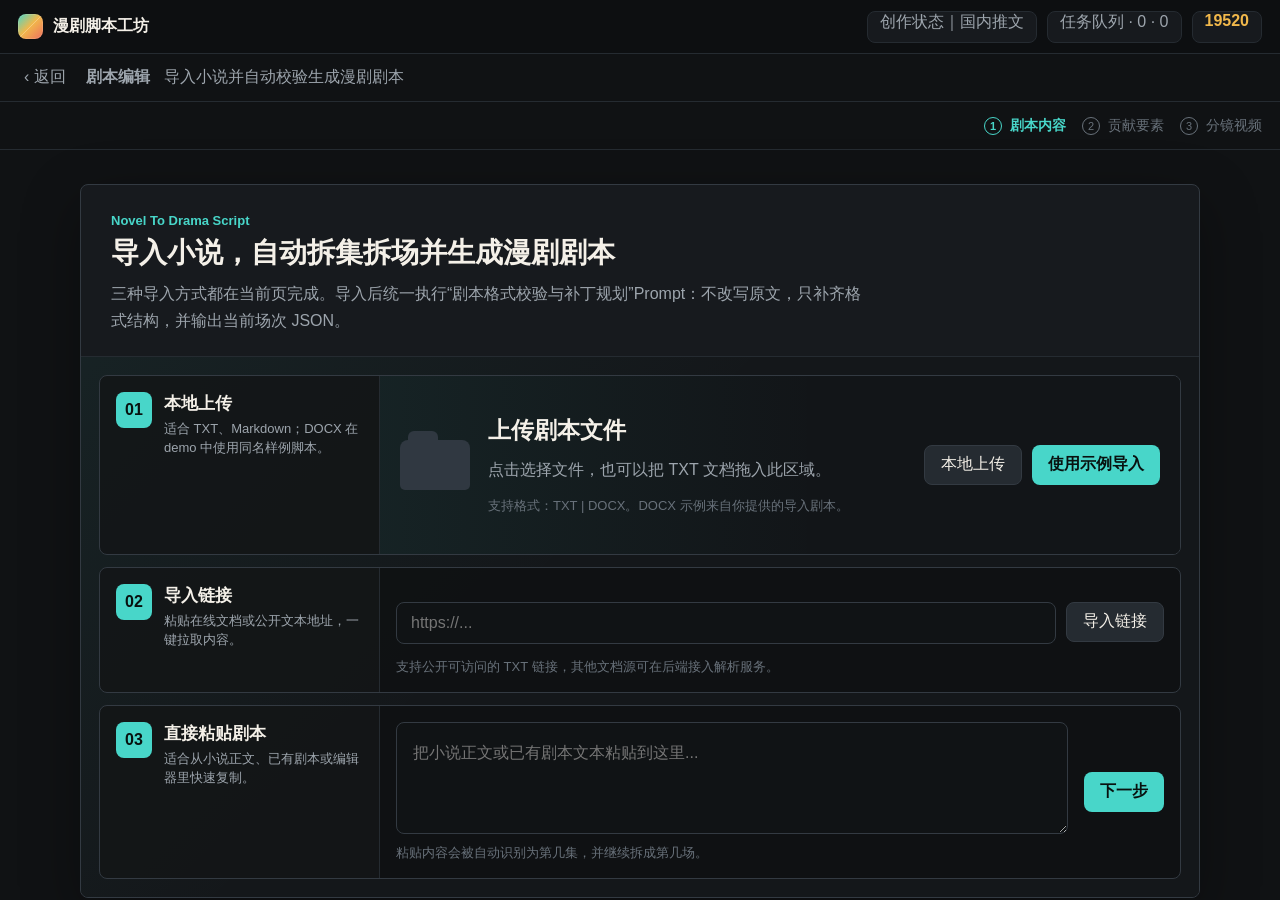
<file: index.html>
<!doctype html>
<html lang="zh-CN">
  <head>
    <meta charset="UTF-8" />
    <meta name="viewport" content="width=device-width, initial-scale=1.0" />
    <title>小说导入自动校验生成漫剧剧本 Demo</title>
    <link rel="stylesheet" href="./styles.css?v=ai-fix-button-1" />
  </head>
  <body>
    <div id="app"></div>
    <script src="./sample-data.js?v=ai-fix-button-1"></script>
    <script src="./app.js?v=ai-fix-button-1"></script>
  </body>
</html>
</file>
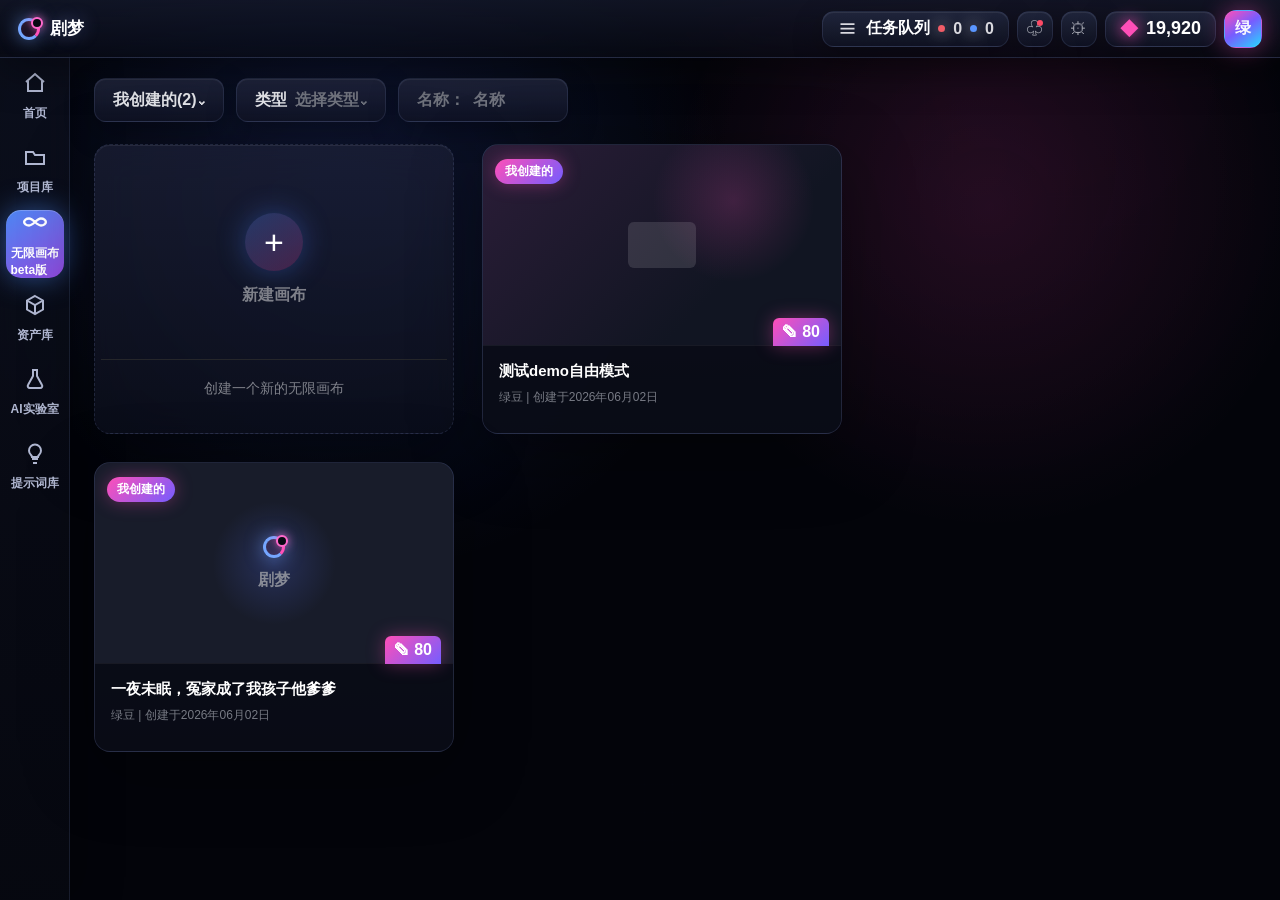
<file: infinite-canvas/index.html>
<!doctype html>
<html lang="zh-CN">
  <head>
    <meta charset="UTF-8" />
    <meta name="viewport" content="width=device-width, initial-scale=1.0" />
    <title>剧梦 - 无限画布</title>
    <link rel="stylesheet" href="./styles.css?v=asset-library-variants-1" />
  </head>
  <body>
    <div id="app"></div>
    <script src="./app.js?v=asset-library-variants-1"></script>
  </body>
</html>
</file>
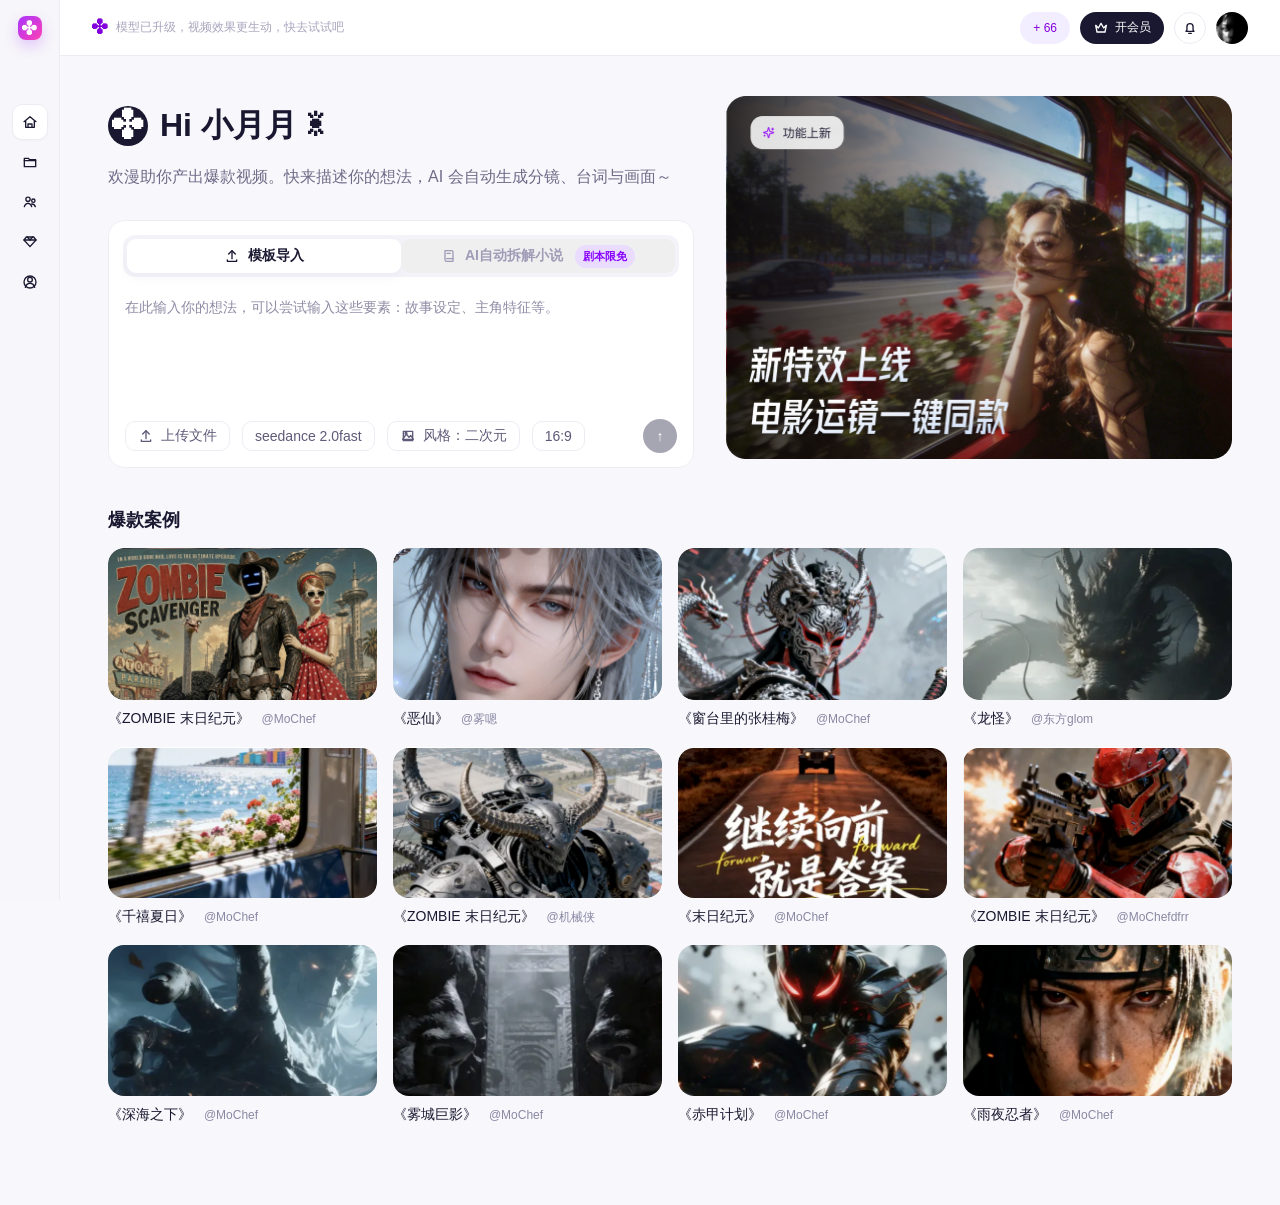
<file: manju-platform-demo/index.html>
<!doctype html>
<html lang="zh-CN">
  <head>
    <meta charset="UTF-8" />
    <meta name="viewport" content="width=device-width, initial-scale=1.0" />
    <title>欢漫 · 漫剧创作平台 Demo</title>
    <link rel="stylesheet" href="./styles.css?v=20260616-hero-bottom-align" />
  </head>
  <body>
    <div id="app"></div>
    <script src="./app.js?v=20260616-hero-bottom-align"></script>
  </body>
</html>
</file>
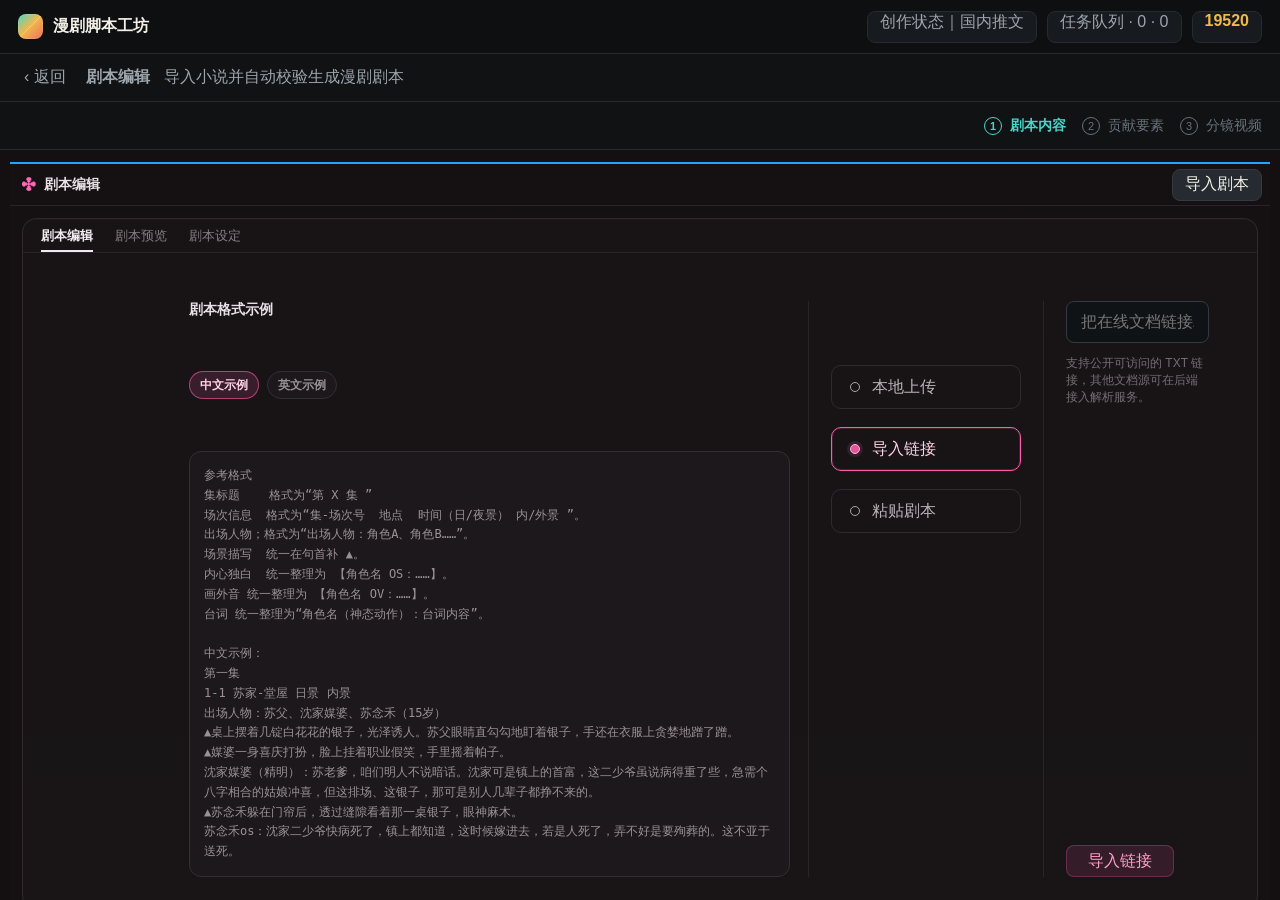
<file: script-demo/index.html>
<!doctype html>
<html lang="zh-CN">
  <head>
    <meta charset="UTF-8" />
    <meta name="viewport" content="width=device-width, initial-scale=1.0" />
    <title>小说导入自动校验生成漫剧剧本 Demo</title>
    <link rel="stylesheet" href="./styles.css?v=format-sample-82" />
  </head>
  <body>
    <div id="app"></div>
    <script src="./sample-data.js?v=format-sample-82"></script>
    <script src="./app.js?v=format-sample-82"></script>
  </body>
</html>
</file>
<file: styles.css>
:root {
  --bg: #101214;
  --surface: #171a1e;
  --surface-2: #1f2429;
  --surface-3: #252b31;
  --line: #333a42;
  --line-soft: #252b31;
  --text: #f4f0e8;
  --muted: #9da5ad;
  --muted-2: #68717a;
  --teal: #48d6c9;
  --teal-2: #1ca69a;
  --amber: #f1b84b;
  --coral: #ee6f5f;
  --blue: #77a8ff;
  --ok: #62cf86;
  --danger: #ef6b6b;
  --shadow: 0 18px 60px rgba(0, 0, 0, 0.32);
  --font: "Avenir Next", "PingFang SC", "Microsoft YaHei", sans-serif;
}

* {
  box-sizing: border-box;
}

html,
body,
#app {
  margin: 0;
  width: 100%;
  height: 100%;
  min-height: 720px;
  background: var(--bg);
  color: var(--text);
  font-family: var(--font);
  letter-spacing: 0;
}

button,
input,
textarea,
select {
  font: inherit;
}

button {
  border: 0;
  color: inherit;
  cursor: pointer;
}

.app {
  height: 100%;
  display: grid;
  grid-template-rows: 54px 1fr;
  overflow: hidden;
}

.app.editor-mode {
  grid-template-rows: 1fr;
}

.topbar {
  display: flex;
  align-items: center;
  justify-content: space-between;
  padding: 0 18px;
  background: #0d0f11;
  border-bottom: 1px solid var(--line-soft);
}

.brand,
.top-actions,
.route,
.steps,
.step,
.toolbar,
.metric-row,
.issue,
.episode-title,
.scene-item,
.upload-actions,
.method-head {
  display: flex;
  align-items: center;
}

.brand {
  gap: 10px;
  font-weight: 800;
}

.brand-mark {
  width: 25px;
  height: 25px;
  border-radius: 8px;
  background:
    linear-gradient(135deg, transparent 49%, rgba(255, 255, 255, 0.28) 50%, transparent 51%),
    linear-gradient(135deg, var(--teal), var(--amber) 48%, var(--coral));
  box-shadow: 0 0 0 1px rgba(255, 255, 255, 0.12) inset;
}

.top-actions {
  gap: 10px;
}

.status-pill,
.credit,
.small-button,
.ghost-button,
.primary-button,
.secondary-button,
.link-button,
.tab-button {
  border-radius: 8px;
}

.status-pill,
.credit {
  height: 32px;
  padding: 0 12px;
  background: var(--surface);
  color: var(--muted);
  border: 1px solid var(--line-soft);
}

.credit {
  color: var(--amber);
  font-weight: 800;
}

.route {
  gap: 14px;
  padding: 0 18px;
  height: 48px;
  color: var(--muted);
  border-bottom: 1px solid var(--line-soft);
}

.route button {
  background: transparent;
  color: var(--muted);
}

.step-track {
  display: grid;
  grid-template-rows: 48px 1fr;
  min-height: 0;
}

.steps {
  justify-content: flex-end;
  gap: 16px;
  padding: 0 18px;
  color: var(--muted-2);
  border-bottom: 1px solid var(--line-soft);
}

.step {
  gap: 8px;
  height: 100%;
  font-size: 14px;
}

.step.active {
  color: var(--teal);
  font-weight: 700;
}

.step-dot {
  width: 18px;
  height: 18px;
  border-radius: 50%;
  border: 1px solid currentColor;
  display: grid;
  place-items: center;
  font-size: 11px;
}

.upload-page {
  height: 100%;
  display: grid;
  grid-template-rows: 48px 48px 1fr;
  overflow: auto;
}

.loading-page {
  height: 100%;
  display: grid;
  grid-template-rows: 48px 48px 1fr;
  overflow: hidden;
}

.upload-workspace {
  display: grid;
  place-items: start center;
  padding: 34px;
}

.loading-workspace {
  display: grid;
  place-items: center;
  padding: 34px;
}

.loading-card {
  width: min(560px, calc(100vw - 64px));
  min-height: 360px;
  display: grid;
  justify-items: center;
  align-content: center;
  padding: 38px;
  text-align: center;
  border: 1px solid var(--line);
  border-radius: 8px;
  background:
    radial-gradient(circle at 50% 22%, rgba(72, 214, 201, 0.18), transparent 34%),
    var(--surface);
  box-shadow: var(--shadow);
}

.loading-orbit {
  position: relative;
  width: 92px;
  height: 92px;
  margin-bottom: 22px;
  border-radius: 50%;
  border: 1px solid rgba(72, 214, 201, 0.22);
  animation: spin 2.2s linear infinite;
}

.loading-orbit span {
  position: absolute;
  width: 13px;
  height: 13px;
  border-radius: 50%;
  background: var(--teal);
  box-shadow: 0 0 18px rgba(72, 214, 201, 0.7);
}

.loading-orbit span:nth-child(1) {
  top: -6px;
  left: 38px;
}

.loading-orbit span:nth-child(2) {
  right: 7px;
  bottom: 11px;
  background: var(--amber);
}

.loading-orbit span:nth-child(3) {
  left: 7px;
  bottom: 11px;
  background: var(--blue);
}

.loading-progress {
  width: min(360px, 100%);
  height: 8px;
  margin-top: 24px;
  overflow: hidden;
  border-radius: 999px;
  background: #0f1214;
  border: 1px solid var(--line-soft);
}

.loading-progress span {
  display: block;
  width: 100%;
  height: 100%;
  border-radius: inherit;
  background: linear-gradient(90deg, var(--teal), var(--amber));
  transform-origin: left;
  animation: loadingFill 3s ease-in-out forwards;
}

.loading-cancel-button {
  margin-top: 22px;
}

@keyframes spin {
  to {
    transform: rotate(360deg);
  }
}

@keyframes loadingFill {
  from {
    transform: scaleX(0.08);
  }
  to {
    transform: scaleX(1);
  }
}

.upload-panel {
  width: min(1120px, calc(100vw - 68px));
  background: var(--surface);
  border: 1px solid var(--line);
  border-radius: 8px;
  box-shadow: var(--shadow);
  overflow: hidden;
}

.upload-head {
  padding: 28px 30px 22px;
  border-bottom: 1px solid var(--line-soft);
}

.eyebrow {
  margin: 0 0 8px;
  color: var(--teal);
  font-size: 13px;
  font-weight: 800;
}

h1,
h2,
h3,
p {
  margin: 0;
}

h1 {
  font-size: 28px;
  line-height: 1.2;
}

.support {
  margin-top: 10px;
  max-width: 760px;
  color: var(--muted);
  line-height: 1.7;
}

.import-body {
  padding: 18px;
}

.import-board {
  background:
    linear-gradient(135deg, rgba(72, 214, 201, 0.06), transparent 42%),
    #14171a;
}

.import-grid {
  display: grid;
  grid-template-columns: 1fr;
  grid-template-areas:
    "upload"
    "link"
    "paste";
  gap: 12px;
}

.method-card {
  min-width: 0;
  display: grid;
  grid-template-columns: 280px minmax(0, 1fr);
  border: 1px solid var(--line);
  border-radius: 8px;
  background: rgba(15, 17, 18, 0.86);
  overflow: hidden;
}

.method-card > :not(.method-head) {
  grid-column: 2;
}

.method-upload {
  grid-area: upload;
}

.method-link {
  grid-area: link;
}

.method-paste {
  grid-area: paste;
}

.method-head {
  gap: 12px;
  grid-row: 1 / span 4;
  padding: 16px;
  align-items: flex-start;
  border-right: 1px solid var(--line-soft);
  background: rgba(255, 255, 255, 0.015);
}

.method-head h2 {
  font-size: 17px;
}

.method-head p {
  margin-top: 4px;
  color: var(--muted);
  font-size: 13px;
  line-height: 1.5;
}

.method-index {
  width: 36px;
  height: 36px;
  flex: 0 0 auto;
  display: grid;
  place-items: center;
  border-radius: 8px;
  color: #08110f;
  background: var(--teal);
  font-weight: 900;
}

.drop-zone {
  min-height: 178px;
  display: grid;
  place-items: center;
  padding: 18px 20px;
  border: 0;
  border-radius: 0;
  background:
    linear-gradient(90deg, rgba(72, 214, 201, 0.07), transparent 55%),
    #121518;
}

.drop-zone.dragover {
  border-color: var(--teal);
  background: rgba(72, 214, 201, 0.08);
}

.drop-inner {
  width: 100%;
  display: grid;
  grid-template-columns: auto minmax(180px, 1fr) auto;
  grid-template-areas:
    "icon title actions"
    "icon desc actions"
    "icon note actions"
    "icon file actions";
  align-items: center;
  column-gap: 18px;
  text-align: left;
}

.drop-inner h3 {
  font-size: 23px;
  grid-area: title;
}

.folder-symbol {
  grid-area: icon;
  width: 70px;
  height: 50px;
  margin: 0;
  border-radius: 8px 8px 5px 5px;
  background: #303841;
  position: relative;
}

.folder-symbol::before {
  content: "";
  position: absolute;
  left: 8px;
  top: -9px;
  width: 30px;
  height: 14px;
  border-radius: 6px 6px 0 0;
  background: #303841;
}

.upload-actions {
  justify-content: center;
  gap: 10px;
  margin-top: 20px;
  flex-wrap: wrap;
}

.drop-inner .support {
  grid-area: desc;
}

.drop-inner .upload-actions {
  grid-area: actions;
  justify-content: flex-end;
  margin-top: 0;
}

.drop-inner .note {
  grid-area: note;
}

.drop-inner .selected-file {
  grid-area: file;
}

.input-row {
  display: grid;
  grid-template-columns: 1fr auto;
  gap: 10px;
  margin-top: 18px;
}

.compact-zone {
  padding: 16px;
  display: grid;
  align-content: center;
}

.text-input,
.paste-input {
  width: 100%;
  border: 1px solid var(--line);
  border-radius: 8px;
  background: #101315;
  color: var(--text);
  outline: none;
}

.text-input {
  height: 42px;
  padding: 0 14px;
}

.paste-input {
  min-height: 162px;
  resize: vertical;
  padding: 16px;
  line-height: 1.72;
}

.paste-content {
  display: grid;
  grid-template-columns: minmax(0, 1fr) auto;
  grid-template-areas:
    "input action"
    "note action";
  align-items: center;
  gap: 10px 16px;
  padding: 16px;
}

.method-paste .paste-input {
  grid-area: input;
  min-height: 112px;
}

.method-paste .note {
  grid-area: note;
  margin-top: 0;
}

.method-next-button {
  grid-area: action;
  align-self: center;
  justify-self: end;
  flex: 0 0 auto;
}

.primary-button,
.secondary-button,
.ghost-button,
.small-button,
.link-button {
  height: 40px;
  padding: 0 16px;
}

.primary-button {
  color: #08110f;
  font-weight: 800;
  background: var(--teal);
}

.primary-button:hover {
  background: #62e7dc;
}

.secondary-button {
  color: var(--text);
  background: var(--surface-3);
  border: 1px solid var(--line);
}

.ghost-button {
  color: var(--muted);
  background: transparent;
  border: 1px solid var(--line);
}

.small-button {
  height: 32px;
  padding: 0 12px;
  color: var(--text);
  background: var(--surface-3);
  border: 1px solid var(--line);
}

.link-button {
  color: var(--blue);
  background: transparent;
}

.note {
  margin-top: 14px;
  color: var(--muted-2);
  font-size: 13px;
}

.selected-file,
.toast {
  color: var(--amber);
  font-size: 13px;
}

.editor-page {
  height: 100%;
  display: grid;
  grid-template-rows: 46px 86px 1fr;
  min-height: 0;
  background: #141011;
}

.editor-routebar {
  display: flex;
  align-items: center;
  justify-content: space-between;
  gap: 18px;
  padding: 0 16px;
  border-bottom: 1px solid #2a2427;
  background: #171315;
}

.editor-back {
  height: 100%;
  padding: 0 4px;
  background: transparent;
  color: #c6c1c4;
}

.editor-flow {
  display: flex;
  align-items: center;
  gap: 22px;
  color: #615b60;
  font-weight: 800;
}

.editor-flow-item {
  position: relative;
  display: inline-flex;
  align-items: center;
  gap: 8px;
  min-height: 46px;
}

.editor-flow-item.active {
  color: #ff68b4;
}

.editor-flow-item.active::before {
  content: "▦";
  color: #ff68b4;
  font-size: 18px;
}

.editor-flow-arrow {
  color: #b8b0b6;
  font-size: 25px;
}

.editor-titlebar {
  display: flex;
  align-items: center;
  justify-content: space-between;
  gap: 20px;
  padding: 0 24px;
  border-bottom: 1px solid #2a2427;
  background: #171315;
}

.editor-title-left {
  display: flex;
  align-items: center;
  gap: 14px;
  min-width: 0;
}

.editor-spark {
  color: #ff68b4;
  font-size: 20px;
}

.editor-title-left h1 {
  font-size: 18px;
  line-height: 1.2;
}

.editor-title-left p {
  margin: 8px 0 0;
  max-width: 560px;
  color: #9d969c;
  font-size: 13px;
  white-space: nowrap;
  overflow: hidden;
  text-overflow: ellipsis;
}

.editor-actions {
  display: flex;
  align-items: center;
  gap: 14px;
  flex: 0 0 auto;
}

.editor-shell {
  position: relative;
  margin: 0 16px 16px;
  overflow: hidden;
  display: grid;
  grid-template-rows: 72px 52px 1fr;
  min-height: 0;
  border: 1px solid #353036;
  border-radius: 8px;
  background: #201d1f;
  box-shadow: 0 18px 44px rgba(0, 0, 0, 0.28);
}

.workbench-tabs {
  display: flex;
  align-items: flex-end;
  gap: 26px;
  padding: 0 18px;
  border-bottom: 1px solid #383237;
  background: #201d1f;
}

.workbench-tabs .tab-button {
  height: 100%;
  padding: 0;
  border-radius: 0;
  color: #6f686e;
  background: transparent;
  font-weight: 800;
}

.workbench-tabs .tab-button.active {
  color: #d8d3d6;
}

.workbench-tabs .tab-button.active::after {
  content: "";
  display: block;
  height: 2px;
  margin-top: 15px;
  border-radius: 999px;
  background: #d8d3d6;
}

.workbench-metrics {
  display: grid;
  grid-template-columns: 320px minmax(0, 1fr) auto;
  align-items: center;
  min-height: 0;
  border-bottom: 1px solid #383237;
  background: #242123;
}

.workbench-source {
  height: 100%;
  display: flex;
  align-items: center;
  padding: 0 18px;
  border-right: 1px solid #383237;
  color: #d6d0d4;
  font-weight: 800;
}

.remote-save {
  display: flex;
  align-items: center;
  justify-content: flex-end;
  gap: 12px;
  padding: 0 16px;
  color: #a9a1a8;
  font-size: 13px;
}

.editor-body {
  min-height: 0;
  display: grid;
  grid-template-columns: 320px minmax(0, 1fr);
}

.sidebar {
  min-height: 0;
  background: #242122;
  border-right: 1px solid #383237;
}

.metric-row {
  gap: 9px;
  padding: 0 16px;
  color: var(--muted);
  font-size: 13px;
}

.metric {
  padding: 5px 8px;
  border-radius: 6px;
  background: #1f1b1d;
}

.episode-list {
  overflow: auto;
  padding: 18px 16px 28px;
}

.episode-block {
  margin-bottom: 18px;
}

.episode-title {
  justify-content: space-between;
  width: 100%;
  min-height: 62px;
  padding: 0 18px;
  border-radius: 5px;
  background: transparent;
  color: #a8a0a6;
  text-align: left;
  font-size: 16px;
}

.episode-title.active {
  background: #343032;
  color: var(--text);
}

.episode-count {
  color: var(--muted-2);
  font-size: 12px;
}

.scene-list {
  margin-top: 14px;
  display: grid;
  gap: 8px;
}

.scene-item {
  width: 100%;
  min-height: 40px;
  justify-content: space-between;
  padding: 0 18px 0 26px;
  border-radius: 5px;
  background: transparent;
  color: #b7b0b6;
  text-align: left;
}

.scene-item.active {
  color: var(--teal);
  background: rgba(72, 214, 201, 0.12);
}

.scene-time {
  color: var(--muted-2);
  font-size: 12px;
}

.content {
  min-width: 0;
  min-height: 0;
}

.compare-grid {
  min-height: 0;
  display: grid;
  grid-template-columns: 1fr;
  height: 100%;
}

.pane {
  min-width: 0;
  min-height: 0;
  display: grid;
  grid-template-rows: 1fr;
  border-right: 0;
}

.title-save-button,
.title-check-button {
  height: 30px;
  padding: 0 12px;
  flex: 0 0 auto;
  border-radius: 7px;
  color: var(--text);
  background: var(--surface-3);
  border: 1px solid var(--line);
}

.title-save-button:hover {
  border-color: var(--teal);
  color: var(--teal);
}

.title-check-button {
  min-width: 70px;
  color: #ff69a9;
  background: rgba(255, 105, 169, 0.1);
  border-color: rgba(255, 105, 169, 0.48);
}

.title-check-button:hover {
  color: #ff8ac0;
  border-color: #ff69a9;
}

.script-box {
  min-height: 0;
  overflow: auto;
  padding: 28px 18px;
  line-height: 1.82;
  background: #110e0f;
}

.script-paper {
  min-height: 100%;
  padding: 16px 18px 60px;
  border: 1px solid var(--line-soft);
  border-radius: 8px;
  background: #15181b;
}

.script-editor-wrap {
  position: relative;
  width: 100%;
  min-height: 100%;
  height: 100%;
  border: 1px solid var(--line-soft);
  border-radius: 8px;
  background: #15181b;
  overflow: hidden;
}

.script-line-gutter,
.script-highlight,
.script-editor {
  position: absolute;
  height: 100%;
  margin: 0;
  border: 0;
  line-height: 1.82;
  font-family: var(--font);
  font-size: 15px;
  white-space: pre-wrap;
  overflow-wrap: anywhere;
  tab-size: 2;
}

.script-line-gutter {
  top: 0;
  bottom: 0;
  left: 0;
  width: 52px;
  padding: 18px 0 60px 0;
  overflow: hidden;
  color: var(--muted-2);
  text-align: right;
  user-select: none;
  pointer-events: none;
}

.script-highlight {
  inset: 0;
  width: 100%;
  padding: 18px 20px 60px 66px;
  overflow: hidden;
  color: #e6e0d7;
  pointer-events: none;
}

.script-editor {
  inset: 0;
  width: 100%;
  padding: 18px 20px 60px 66px;
  resize: none;
  outline: none;
  background: transparent;
  color: transparent;
  caret-color: #f4f0e8;
  overflow: auto;
}

.script-editor::selection {
  background: rgba(119, 168, 255, 0.32);
}

.script-editor-wrap:focus-within {
  border-color: rgba(72, 214, 201, 0.75);
  box-shadow: 0 0 0 3px rgba(72, 214, 201, 0.1);
}

.editor-scene-meta {
  color: var(--amber);
  font-weight: 900;
}

.editor-people {
  color: var(--teal);
  font-weight: 900;
}

.editor-muted {
  color: var(--muted-2);
}

.line {
  display: grid;
  grid-template-columns: 34px 1fr;
  gap: 10px;
  min-height: 30px;
  color: #e6e0d7;
}

.line-no {
  color: var(--muted-2);
  user-select: none;
  text-align: right;
}

.line span:last-child {
  min-width: 0;
  white-space: pre-wrap;
  overflow-wrap: anywhere;
}

.script-heading {
  color: var(--teal);
  font-weight: 900;
}

.script-scene {
  color: var(--amber);
  font-weight: 800;
}

.script-role {
  color: var(--blue);
  font-weight: 800;
}

.script-note {
  color: #b9c0c7;
}

.issue-popover {
  position: absolute;
  right: 24px;
  top: 214px;
  z-index: 5;
  width: 296px;
  padding: 16px;
  border-radius: 8px;
  background: #242124;
  border: 1px solid #484148;
  box-shadow: var(--shadow);
}

.issue-head {
  display: flex;
  align-items: center;
  gap: 10px;
}

.issue-warning {
  color: #ff6666;
  font-size: 24px;
  line-height: 1;
}

.issue-head h3 {
  flex: 1;
  color: #ff6666;
  font-size: 18px;
  font-weight: 800;
}

.issue-chevron {
  color: #c9c4c8;
  font-size: 28px;
  line-height: 1;
}

.issue-tip {
  margin: 14px 0 0;
  padding-top: 14px;
  border-top: 1px solid #3b363b;
  color: #8d858c;
  font-size: 13px;
}

.issue-list {
  margin-top: 12px;
  display: grid;
  gap: 16px;
}

.issue {
  align-items: flex-start;
  gap: 12px;
  color: #ff6666;
  font-size: 15px;
  font-weight: 800;
  line-height: 1.5;
}

.issue-checkbox {
  width: 22px;
  height: 22px;
  flex: 0 0 auto;
  margin-top: 1px;
  border-radius: 6px;
  border: 2px solid #716a70;
  background: #2b282b;
}

.ai-fix-button {
  width: 100%;
  height: 40px;
  margin-top: 18px;
  border-radius: 8px;
  color: #160910;
  font-weight: 900;
  background: #ff69a9;
}

.ai-fix-button:hover {
  background: #ff8abe;
}

.issue-popover-success {
  border-color: rgba(72, 214, 201, 0.5);
}

.issue-success-mark {
  width: 24px;
  height: 24px;
  display: grid;
  place-items: center;
  border-radius: 50%;
  color: #08110f;
  background: var(--teal);
  font-weight: 900;
}

.issue-popover-success .issue-head h3 {
  color: var(--teal);
}

.empty-state {
  height: 100%;
  display: grid;
  place-items: center;
  color: var(--muted);
}

.hidden {
  display: none !important;
}

@media (max-width: 1200px) {
  .workbench-metrics,
  .editor-body {
    grid-template-columns: 240px minmax(0, 1fr);
  }

  .workbench-source {
    padding: 0 14px;
  }
}

@media (max-width: 920px) {
  body,
  #app {
    min-height: 680px;
  }

  .topbar {
    padding: 0 12px;
  }

  .top-actions {
    max-width: 42%;
    overflow: hidden;
  }

  .status-pill {
    display: none;
  }

  .route {
    gap: 10px;
    padding: 0 14px;
  }

  .route span {
    white-space: nowrap;
    overflow: hidden;
    text-overflow: ellipsis;
  }

  .steps {
    justify-content: flex-start;
    overflow-x: auto;
  }

  .upload-workspace {
    padding: 10px 14px 24px;
  }

  .upload-panel {
    width: 100%;
  }

  .upload-head {
    padding: 12px 18px 10px;
  }

  .eyebrow {
    margin-bottom: 5px;
    font-size: 12px;
  }

  h1 {
    font-size: 20px;
  }

  .support {
    margin-top: 7px;
    line-height: 1.55;
  }

  .import-body {
    padding: 12px;
  }

  .import-grid {
    grid-template-columns: 1fr;
    grid-template-areas:
      "upload"
      "link"
      "paste";
  }

  .method-card {
    grid-template-columns: 190px minmax(0, 1fr);
  }

  .drop-zone {
    min-height: 104px;
    padding: 18px 12px;
  }

  .input-row {
    grid-template-columns: 1fr auto;
  }

  .method-head {
    align-items: flex-start;
    gap: 9px;
    padding: 12px;
  }

  .method-index {
    width: 31px;
    height: 31px;
    border-radius: 7px;
    font-size: 13px;
  }

  .method-head h2 {
    font-size: 15px;
  }

  .method-head p,
  .note,
  .support {
    font-size: 12px;
  }

  .folder-symbol {
    width: 42px;
    height: 32px;
  }

  .folder-symbol::before {
    width: 22px;
    height: 11px;
  }

  .drop-inner h3 {
    font-size: 17px;
  }

  .upload-actions {
    margin-top: 14px;
  }

  .primary-button,
  .secondary-button,
  .ghost-button,
  .link-button {
    height: 36px;
    padding: 0 12px;
    font-size: 13px;
  }

  .paste-input {
    min-height: 88px;
    padding: 12px;
    font-size: 13px;
  }

  .editor-page {
    grid-template-rows: auto auto 1fr;
  }

  .editor-routebar,
  .editor-titlebar {
    align-items: flex-start;
    flex-direction: column;
    height: auto;
    padding: 12px 14px;
  }

  .editor-flow {
    gap: 10px;
    flex-wrap: wrap;
    font-size: 13px;
  }

  .editor-flow-item {
    min-height: auto;
  }

  .editor-title-left p {
    white-space: normal;
  }

  .editor-actions {
    width: 100%;
    gap: 8px;
    flex-wrap: wrap;
  }

  .editor-shell {
    margin: 0 10px 10px;
    grid-template-rows: 48px auto 1fr;
  }

  .workbench-tabs {
    gap: 18px;
  }

  .workbench-metrics {
    grid-template-columns: 1fr;
    gap: 10px;
    padding: 12px;
  }

  .workbench-source {
    min-height: 0;
    padding: 0;
    border-right: 0;
  }

  .metric-row,
  .remote-save {
    padding: 0;
    flex-wrap: wrap;
    justify-content: flex-start;
  }

  .editor-body,
  .compare-grid {
    grid-template-columns: 1fr;
  }

  .sidebar {
    display: none;
  }
}

@media (max-width: 700px) {
  .method-card {
    grid-template-columns: 1fr;
  }

  .input-row {
    grid-template-columns: 1fr;
  }

  .method-card > :not(.method-head),
  .method-head {
    grid-column: auto;
    grid-row: auto;
  }

  .method-head {
    border-right: 0;
    border-bottom: 1px solid var(--line-soft);
  }

  .drop-inner {
    grid-template-columns: auto minmax(0, 1fr);
    grid-template-areas:
      "icon title"
      "icon desc"
      "note note"
      "actions actions"
      "file file";
  }
}
</file>
<file: infinite-canvas/styles.css>
:root {
  --bg: #0c0c0e;
  --bg-soft: #111114;
  --panel: #1b1b1f;
  --panel-2: #222227;
  --line: #25262b;
  --line-strong: #333640;
  --text: #f4f5f8;
  --muted: #8e909a;
  --muted-2: #6e717b;
  --blue: #1e6cff;
  --blue-soft: rgba(30, 108, 255, 0.18);
  --pink: #ff3f91;
  --green: #19d873;
  --shadow: 0 20px 80px rgba(0, 0, 0, 0.45);
  --topbar: 54px;
  --sidebar: 70px;
  font-family: "PingFang SC", "Microsoft YaHei", "Noto Sans SC", sans-serif;
}

* {
  box-sizing: border-box;
}

body {
  margin: 0;
  min-width: 1180px;
  height: 100vh;
  overflow: hidden;
  background: var(--bg);
  color: var(--text);
  letter-spacing: 0;
}

button,
input,
textarea {
  font: inherit;
}

button {
  border: 0;
  color: inherit;
  background: transparent;
  cursor: pointer;
}

.app-shell {
  width: 100vw;
  height: 100vh;
  background: #0d0d0f;
}

.brand {
  display: flex;
  align-items: center;
  gap: 10px;
  height: var(--topbar);
  padding: 0 18px;
  color: #fff;
  font-weight: 700;
  font-size: 16px;
  white-space: nowrap;
}

.brand-mark {
  position: relative;
  width: 22px;
  height: 22px;
  border: 3px solid #8178ff;
  border-right-color: #e65aac;
  border-radius: 50%;
}

.brand-mark::after {
  content: "";
  position: absolute;
  right: -6px;
  top: -4px;
  width: 8px;
  height: 8px;
  border: 2px solid #c268ff;
  border-radius: 50%;
  background: #101012;
}

.topbar {
  position: fixed;
  inset: 0 0 auto 0;
  z-index: 40;
  height: var(--topbar);
  display: flex;
  align-items: center;
  justify-content: space-between;
  background: #111112;
  border-bottom: 1px solid #202126;
}

.top-left,
.top-right {
  display: flex;
  align-items: center;
  height: 100%;
}

.top-divider {
  width: 1px;
  height: 22px;
  background: #2c2d34;
}

.hamburger {
  width: 50px;
  height: 100%;
  display: grid;
  place-items: center;
  color: #d8d9df;
  font-size: 22px;
}

.canvas-title {
  min-width: 160px;
  height: 100%;
  display: flex;
  align-items: center;
  padding: 0 16px;
  color: #f4f4f6;
  border-left: 1px solid #2b2c31;
}

.title-input {
  width: 190px;
  height: 32px;
  padding: 0 10px;
  border: 1px solid #2c64ef;
  border-radius: 6px;
  background: #17181d;
  color: #fff;
  outline: none;
}

.top-pill {
  height: 36px;
  display: flex;
  align-items: center;
  gap: 8px;
  margin-right: 8px;
  padding: 0 14px;
  border-radius: 12px;
  background: #1a1b20;
  color: #d9d9df;
  font-weight: 600;
  box-shadow: inset 0 0 0 1px rgba(255, 255, 255, 0.03);
}

.queue-dot {
  width: 7px;
  height: 7px;
  border-radius: 50%;
  background: #f05c67;
}

.queue-dot.blue {
  background: #5a96ff;
}

.top-icon {
  width: 36px;
  height: 36px;
  margin-right: 8px;
  border-radius: 12px;
  background: #1a1b20;
  color: #a9abb5;
  display: grid;
  place-items: center;
  font-size: 17px;
  position: relative;
}

.notify-dot {
  position: absolute;
  top: 8px;
  right: 9px;
  width: 6px;
  height: 6px;
  border-radius: 50%;
  background: #ff4b67;
}

.credit {
  color: #fff;
  font-size: 18px;
}

.diamond {
  color: var(--pink);
}

.avatar {
  width: 38px;
  height: 38px;
  margin-right: 18px;
  border-radius: 12px;
  background: linear-gradient(145deg, #ff4da6, #ff2c83);
  display: grid;
  place-items: center;
  font-weight: 800;
}

.projects-layout {
  height: 100vh;
  padding-top: var(--topbar);
  display: grid;
  grid-template-columns: var(--sidebar) 1fr;
}

.project-sidebar {
  border-right: 1px solid #222329;
  background: #111112;
  padding-top: 8px;
}

.nav-item {
  width: 58px;
  height: 68px;
  margin: 0 auto 6px;
  display: flex;
  flex-direction: column;
  align-items: center;
  justify-content: center;
  gap: 6px;
  color: #9c9ea8;
  border-radius: 15px;
  font-size: 12px;
  font-weight: 600;
}

.nav-item.active {
  color: #fff;
  background: #2a2b31;
}

.nav-icon {
  font-size: 23px;
  line-height: 1;
}

.project-main {
  padding: 24px;
  background: #0f0f10;
}

.filters {
  display: flex;
  align-items: center;
  gap: 12px;
  margin-bottom: 22px;
}

.filter-pill,
.search-pill {
  height: 44px;
  display: flex;
  align-items: center;
  gap: 8px;
  border-radius: 12px;
  background: #202126;
  color: #e5e6eb;
  padding: 0 18px;
  font-weight: 700;
}

.filter-pill span,
.search-pill span {
  color: #737681;
  font-weight: 600;
}

.search-pill {
  width: 170px;
  color: #72757f;
  justify-content: flex-start;
}

.project-grid {
  display: grid;
  grid-template-columns: 360px 360px 360px;
  gap: 24px;
  align-items: start;
}

.new-project-card,
.project-card {
  height: 290px;
  overflow: hidden;
  border-radius: 16px;
  background: #161719;
}

.new-project-card {
  border: 1px dashed #303139;
  color: #7e8089;
}

.new-project-hit {
  height: 200px;
  display: grid;
  place-items: center;
  border-bottom: 1px solid #25262a;
}

.new-plus {
  width: 58px;
  height: 58px;
  border-radius: 50%;
  background: #2b2c31;
  color: #b6b8c0;
  display: grid;
  place-items: center;
  margin: 0 auto 14px;
  font-size: 34px;
  font-weight: 300;
}

.new-project-card p {
  margin: 0;
  padding: 20px;
  font-size: 14px;
}

.project-card {
  position: relative;
  background: #1d1e22;
  color: #fff;
}

.project-card .thumb {
  height: 200px;
  display: grid;
  place-items: center;
  background: radial-gradient(circle at 52% 34%, rgba(161, 128, 103, 0.28), transparent 20%),
    linear-gradient(135deg, #563428, #27272b 70%);
}

.project-card.alt .thumb {
  background: #292a2e;
}

.created-badge {
  position: absolute;
  left: 12px;
  top: 14px;
  border-radius: 999px;
  padding: 4px 10px;
  background: var(--pink);
  font-size: 12px;
  font-weight: 700;
}

.project-meta {
  position: relative;
  height: 90px;
  padding: 16px 16px 0;
  background: #17181b;
}

.project-meta h3 {
  margin: 0 0 8px;
  font-size: 15px;
}

.project-meta p {
  margin: 0;
  color: #777a84;
  font-size: 12px;
}

.price-tag {
  position: absolute;
  right: 12px;
  top: -28px;
  height: 28px;
  display: flex;
  align-items: center;
  gap: 4px;
  border-radius: 6px 6px 0 0;
  background: rgba(187, 49, 119, 0.7);
  padding: 0 9px;
  color: #ff7ab8;
  font-weight: 700;
}

.canvas-page {
  height: 100vh;
  padding-top: var(--topbar);
  background: #09090a;
}

.canvas-toolbar {
  position: fixed;
  z-index: 35;
  left: 0;
  top: var(--topbar);
  bottom: 0;
  width: 54px;
  border-right: 1px solid #25262a;
  background: #0c0c0e;
  display: flex;
  flex-direction: column;
  align-items: center;
  padding-top: 14px;
}

.tool-btn {
  width: 40px;
  height: 40px;
  border-radius: 10px;
  color: #aeb1bc;
  display: grid;
  place-items: center;
  margin-bottom: 14px;
  font-size: 22px;
}

.tool-btn.primary {
  background: #1269ff;
  color: #fff;
}

.tool-btn.bottom {
  margin-top: auto;
  margin-bottom: 22px;
}

.canvas-viewport {
  position: absolute;
  inset: var(--topbar) 0 0 54px;
  overflow: hidden;
  cursor: grab;
  background-color: #09090a;
  background-image:
    linear-gradient(rgba(255, 255, 255, 0.065) 1px, transparent 1px),
    linear-gradient(90deg, rgba(255, 255, 255, 0.065) 1px, transparent 1px),
    linear-gradient(rgba(255, 255, 255, 0.025) 1px, transparent 1px),
    linear-gradient(90deg, rgba(255, 255, 255, 0.025) 1px, transparent 1px);
  background-size: 80px 80px, 80px 80px, 16px 16px, 16px 16px;
}

.canvas-viewport.panning {
  cursor: grabbing;
}

.world {
  position: absolute;
  left: 0;
  top: 0;
  width: 1px;
  height: 1px;
  transform-origin: 0 0;
  will-change: transform;
}

.edge-layer {
  position: absolute;
  left: -50000px;
  top: -50000px;
  width: 100000px;
  height: 100000px;
  overflow: visible;
  pointer-events: none;
}

.edge-path {
  fill: none;
  stroke: #566179;
  stroke-width: 2;
  pointer-events: stroke;
  cursor: pointer;
  will-change: d;
}

.edge-layer marker path {
  fill: rgba(144, 170, 255, 0.88);
}

.edge-path.hit {
  stroke: transparent;
  stroke-width: 14;
}

.edge-path.selected {
  stroke: #2e7cff;
}

.edge-path.pending {
  stroke: #2e7cff;
  stroke-dasharray: 8 8;
  pointer-events: none;
}

.empty-hint {
  position: absolute;
  left: 50%;
  top: 50%;
  display: flex;
  align-items: center;
  gap: 12px;
  color: #737680;
  transform: translate(-50%, -50%);
  font-size: 20px;
  font-weight: 500;
  pointer-events: none;
}

.empty-hint-icon {
  width: 22px;
  height: 22px;
  display: grid;
  place-items: center;
  color: #8c8f9c;
}

.node {
  position: absolute;
  background: #1a1b1f;
  border: 1px solid #252830;
  border-radius: 14px;
  color: #f0f1f4;
  box-shadow: 0 20px 50px rgba(0, 0, 0, 0.25);
  user-select: none;
  will-change: left, top, width, height;
}

.image-node.has-image {
  background: transparent;
  border-color: #3f4149;
}

.node.selected {
  border-color: #1e6cff;
  box-shadow: 0 0 0 1px #1e6cff, 0 0 34px rgba(30, 108, 255, 0.25);
}

.node-header {
  height: 46px;
  display: flex;
  align-items: center;
  gap: 10px;
  padding: 0 18px;
  color: #9a9da7;
  font-size: 14px;
  font-weight: 600;
}

.node-header button {
  margin-left: auto;
  color: #9fa2ac;
  border-radius: 6px;
  width: 26px;
  height: 26px;
}

.node-header button:hover {
  background: #292a30;
}

.node-body {
  padding: 14px 18px 18px;
}

.text-node .node-body,
.image-node .node-body {
  height: calc(100% - 46px);
}

.image-node.has-image .node-header {
  position: absolute;
  left: 0;
  top: -39px;
  height: 30px;
  padding: 0;
  color: #a5a7b0;
  font-size: 20px;
  background: transparent;
  pointer-events: none;
}

.image-node.has-image .node-body {
  height: 100%;
  padding: 0;
}

.text-node-empty {
  height: 120px;
  display: grid;
  place-items: center;
}

.skeleton-line {
  height: 8px;
  border-radius: 999px;
  background: #2c2d32;
  margin-bottom: 7px;
}

.node textarea {
  width: 100%;
  height: 100%;
  min-height: 120px;
  resize: none;
  outline: 0;
  border: 1px solid transparent;
  border-radius: 10px;
  background: #141518;
  color: #e9eaf0;
  padding: 12px;
  line-height: 1.6;
}

.node textarea:focus {
  border-color: #2e6eff;
}

.try-title {
  color: #8b8e98;
  margin: 4px 0 10px;
  font-size: 13px;
}

.quick-row {
  height: 40px;
  display: flex;
  align-items: center;
  gap: 10px;
  padding: 0 12px;
  margin-bottom: 10px;
  border-radius: 9px;
  background: #222328;
  color: #f0f1f6;
  font-weight: 600;
}

.quick-row span:last-child {
  margin-left: auto;
  color: #767985;
}

.image-drop {
  height: 94px;
  display: grid;
  place-items: center;
  text-align: center;
  border: 1px dashed #555761;
  border-radius: 10px;
  background: #111214;
  color: #858893;
}

.image-drop strong {
  display: block;
  margin-top: 8px;
  color: #979aa5;
  font-size: 13px;
}

.image-drop small {
  display: block;
  margin-top: 4px;
  font-size: 12px;
}

.image-preview {
  width: 100%;
  height: 100%;
  border-radius: 10px;
  object-fit: cover;
  background: #111214;
  border: 1px solid #2c2e36;
}

.image-node.has-image .image-preview {
  border-color: #4b4d56;
  box-shadow: 0 22px 70px rgba(0, 0, 0, 0.36);
}

.image-node.expanding {
  background: #f6f7f9;
  border: 0;
  overflow: visible;
}

.image-node.expanding .node-header,
.image-node.expanding .image-size-label {
  color: #3a3c44;
}

.image-node.expanding .node-body {
  height: 100%;
  overflow: visible;
}

.node-expand-canvas {
  width: 100%;
  height: 100%;
  display: grid;
  place-items: center;
  border: 5px solid #15191f;
  background-color: #fff;
  background-image:
    linear-gradient(45deg, #e5e7eb 25%, transparent 25%),
    linear-gradient(-45deg, #e5e7eb 25%, transparent 25%),
    linear-gradient(45deg, transparent 75%, #e5e7eb 75%),
    linear-gradient(-45deg, transparent 75%, #e5e7eb 75%);
  background-position: 0 0, 0 12px, 12px -12px, -12px 0;
  background-size: 24px 24px;
}

.node-expand-canvas .image-preview {
  width: 58%;
  height: 58%;
  border: 0;
  border-radius: 0;
  box-shadow: none;
}

.node-expand-panel {
  position: absolute;
  left: 50%;
  top: calc(100% + 26px);
  z-index: 9;
  width: max-content;
  max-width: calc(100vw - 40px);
  height: 70px;
  display: flex;
  align-items: center;
  gap: 14px;
  transform: translateX(-50%);
  border-radius: 26px;
  background: #fff;
  box-shadow: 0 18px 56px rgba(20, 25, 35, 0.16);
  padding: 0 16px 0 14px;
  color: #15161a;
}

.expand-exit {
  width: 80px;
  height: 58px;
  display: grid;
  place-items: center;
  border-right: 1px solid #e2e4e8;
  color: #15161a;
  font-size: 38px;
}

.expand-exit span {
  display: block;
  margin-top: -8px;
  font-size: 15px;
}

.expand-scale-select select,
.node-expand-panel .ratio-option {
  height: 46px;
  border: 0;
  border-radius: 12px;
  background: transparent;
  color: #15161a;
  padding: 0 18px;
  font-size: 22px;
}

.expand-select {
  position: relative;
}

.expand-select > button {
  height: 46px;
  min-width: 116px;
  display: inline-flex;
  align-items: center;
  justify-content: center;
  gap: 8px;
  border-radius: 12px;
  color: #15161a;
  font-size: 18px;
  font-weight: 700;
  white-space: nowrap;
}

.expand-select > button small {
  color: #7b8190;
  font-size: 13px;
  font-weight: 700;
}

.expand-select.open > button,
.expand-select > button:hover {
  background: #e8e8ea;
}

.expand-select-menu {
  position: absolute;
  left: 0;
  bottom: calc(100% + 10px);
  min-width: 148px;
  overflow: hidden;
  border: 1px solid #d9dbe1;
  border-radius: 14px;
  background: #fff;
  box-shadow: 0 18px 48px rgba(20, 25, 35, 0.18);
  padding: 6px;
}

.expand-select-menu button {
  width: 100%;
  height: 40px;
  border-radius: 10px;
  color: #15161a;
  font-size: 18px;
}

.expand-select-menu button:hover,
.expand-select-menu button.active {
  background: #e8e8ea;
}

.node-expand-panel .ratio-option.active {
  background: #e8e8ea;
}

.expand-apply {
  width: 52px;
  height: 52px;
  flex: 0 0 auto;
  border-radius: 18px;
  color: #fff;
  font-size: 26px;
  font-weight: 900;
  background: linear-gradient(145deg, #5f7cff, #d64cff);
  box-shadow: 0 12px 28px rgba(95, 124, 255, 0.36), 0 0 28px rgba(214, 76, 255, 0.26);
}

.expand-apply:hover {
  transform: translateY(-1px);
}

.task-state {
  position: absolute;
  inset: 0;
  z-index: 4;
  display: grid;
  place-items: center;
  align-content: center;
  gap: 8px;
  border-radius: 14px;
  background: rgba(15, 16, 19, 0.68);
  color: #fff;
  text-align: center;
  pointer-events: none;
}

.task-state::before {
  content: "";
  width: 32px;
  height: 32px;
  border: 3px solid rgba(255, 255, 255, 0.28);
  border-top-color: #fff;
  border-radius: 50%;
  animation: spin 0.9s linear infinite;
}

.task-state.success::before {
  content: "✓";
  width: 34px;
  height: 34px;
  display: grid;
  place-items: center;
  border: 0;
  border-radius: 50%;
  background: #20c76c;
  animation: none;
}

.task-state.failed::before {
  content: "!";
  width: 34px;
  height: 34px;
  display: grid;
  place-items: center;
  border: 0;
  border-radius: 50%;
  background: #e04c5f;
  animation: none;
}

.task-state strong {
  font-size: 18px;
}

.task-state span {
  color: #cfd2da;
  font-size: 13px;
}

@keyframes spin {
  to { transform: rotate(360deg); }
}

.image-size-label {
  position: absolute;
  top: -37px;
  left: 50%;
  transform: translateX(-50%);
  color: #777a84;
  font-size: 18px;
  white-space: nowrap;
  pointer-events: none;
}

.image-tool-panel {
  position: absolute;
  left: 50%;
  top: -108px;
  z-index: 8;
  width: 630px;
  height: 70px;
  display: flex;
  flex-wrap: nowrap;
  align-items: stretch;
  transform: translateX(-50%) scale(var(--toolbar-scale, 1));
  transform-origin: bottom center;
  border: 1px solid rgba(255, 255, 255, 0.08);
  background: linear-gradient(180deg, rgba(42, 43, 46, 0.94), rgba(30, 31, 34, 0.94));
  box-shadow: 0 22px 80px rgba(0, 0, 0, 0.55);
}

.image-tool {
  position: relative;
  flex: 0 0 70px;
  width: 70px;
  display: flex;
  flex-direction: column;
  align-items: center;
  justify-content: center;
  gap: 4px;
  color: #fff;
  font-size: 14px;
  min-width: 0;
}

.image-tool + .image-tool {
  border-left: 1px solid rgba(255, 255, 255, 0.08);
}

.image-tool span {
  height: 22px;
  display: grid;
  place-items: center;
  font-size: 22px;
  line-height: 1;
}

.image-tool strong {
  max-width: 100%;
  overflow: hidden;
  text-overflow: clip;
  white-space: nowrap;
  font-size: 12px;
  font-weight: 700;
}

.image-tool:hover {
  background: rgba(255, 255, 255, 0.06);
}

.asset-preview {
  height: 100%;
}

.composer {
  position: absolute;
  left: 0;
  top: calc(100% + 8px);
  width: 680px;
  min-height: 150px;
  border-radius: 14px;
  background: #202125;
  box-shadow: var(--shadow);
  padding: 18px 20px;
  z-index: 6;
}

.composer.compact {
  width: 600px;
}

.image-composer.with-image {
  width: min(760px, 96vw);
}

.composer textarea {
  min-height: 72px;
  height: 82px;
  background: transparent;
  border: 0;
  padding: 0;
  font-size: 15px;
}

.composer textarea:focus {
  border: 0;
}

.composer-footer {
  display: flex;
  align-items: center;
  gap: 14px;
  flex-wrap: wrap;
  margin-top: 16px;
  color: #c0c2ca;
  font-size: 14px;
}

.composer-footer .send {
  margin-left: auto;
  width: 38px;
  height: 38px;
  border-radius: 14px;
  background: #696b7c;
  color: #fff;
  font-size: 19px;
}

.composer-footer .send:disabled {
  opacity: 0.35;
  cursor: not-allowed;
}

.composer-select {
  display: inline-flex;
  align-items: center;
  gap: 6px;
  color: #e1e2e8;
  white-space: nowrap;
}

.composer-select select {
  border: 0;
  outline: 0;
  background: transparent;
  color: #e1e2e8;
  font: inherit;
  font-weight: 700;
}

.custom-select {
  position: relative;
  z-index: 20;
}

.select-trigger {
  height: 32px;
  display: inline-flex;
  align-items: center;
  gap: 8px;
  border-radius: 8px;
  color: #e1e2e8;
  padding: 0 2px;
}

.select-trigger strong {
  font-weight: 800;
}

.select-trigger em {
  color: #b6b9c4;
  font-style: normal;
  font-size: 18px;
}

.select-trigger:hover,
.custom-select.open .select-trigger {
  color: #fff;
}

.select-menu {
  position: absolute;
  left: 0;
  bottom: calc(100% + 8px);
  min-width: 128px;
  overflow: hidden;
  border: 1px solid #343640;
  border-radius: 10px;
  background: #222328;
  box-shadow: 0 18px 58px rgba(0, 0, 0, 0.48);
  padding: 6px;
}

.select-menu button {
  width: 100%;
  height: 34px;
  display: flex;
  align-items: center;
  border-radius: 7px;
  color: #d9dbe2;
  padding: 0 10px;
  text-align: left;
  white-space: nowrap;
}

.select-menu button:hover,
.select-menu button.active {
  background: #2d6dff;
  color: #fff;
}

.panorama-chip {
  height: 34px;
  display: inline-flex;
  align-items: center;
  gap: 7px;
  padding: 0 12px 0 8px;
  border-radius: 12px;
  color: #dfe4f8;
  white-space: nowrap;
  background: rgba(255, 255, 255, 0.035);
  border: 1px solid rgba(166, 184, 255, 0.12);
  transition: transform 0.16s ease, background 0.16s ease, box-shadow 0.16s ease, color 0.16s ease;
}

.panorama-chip span {
  width: 24px;
  height: 24px;
  display: grid;
  place-items: center;
  border-radius: 8px;
  color: #fff;
  font-size: 10px;
  font-weight: 900;
  line-height: 1;
  background: linear-gradient(145deg, #5f7cff, #a855ff);
  box-shadow: 0 0 16px rgba(126, 90, 255, 0.35);
}

.panorama-chip strong {
  font-size: 14px;
  font-weight: 800;
}

.panorama-chip:hover {
  transform: translateY(-1px);
  color: #fff;
  background: rgba(90, 116, 196, 0.18);
  box-shadow: 0 0 22px rgba(126, 90, 255, 0.2);
}

.panorama-chip.active {
  color: #fff;
  background: linear-gradient(145deg, rgba(79, 141, 255, 0.3), rgba(255, 79, 184, 0.18));
  border-color: rgba(182, 199, 255, 0.28);
  box-shadow: 0 0 24px rgba(126, 90, 255, 0.28), inset 0 1px 0 rgba(255, 255, 255, 0.12);
}

.composer-reference {
  width: fit-content;
  max-width: 220px;
  height: 54px;
  display: flex;
  align-items: center;
  gap: 10px;
  margin-bottom: 12px;
  border-radius: 10px;
  background: rgba(255, 255, 255, 0.04);
  padding: 6px 10px 6px 6px;
  color: #cfd1d8;
  font-size: 13px;
}

.composer-reference img {
  width: 42px;
  height: 42px;
  object-fit: cover;
  border-radius: 8px;
}

.resize-handle {
  position: absolute;
  right: 10px;
  bottom: 10px;
  width: 18px;
  height: 18px;
  border-radius: 6px;
  cursor: se-resize;
  opacity: 0;
  transition: opacity 0.12s ease;
}

.resize-handle::before,
.resize-handle::after {
  content: "";
  position: absolute;
  right: 2px;
  bottom: 3px;
  width: 10px;
  height: 2px;
  border-radius: 999px;
  background: #8f929c;
  transform: rotate(-45deg);
  transform-origin: right center;
}

.resize-handle::after {
  right: 2px;
  bottom: 8px;
  width: 6px;
}

.node.selected:hover .resize-handle {
  opacity: 1;
}

.confirm-mask {
  position: fixed;
  inset: 0;
  z-index: 120;
  display: grid;
  place-items: center;
  background: rgba(0, 0, 0, 0.42);
}

.confirm-card {
  width: 320px;
  border-radius: 16px;
  border: 1px solid #333640;
  background: #1f2025;
  box-shadow: var(--shadow);
  padding: 20px;
}

.confirm-title {
  color: #fff;
  font-size: 16px;
  font-weight: 800;
  margin-bottom: 14px;
}

.confirm-card p {
  margin: 8px 0;
  color: #b8bac4;
  font-size: 14px;
}

.confirm-card strong {
  color: #fff;
}

.confirm-actions {
  display: flex;
  justify-content: flex-end;
  gap: 10px;
  margin-top: 18px;
}

.preview-card {
  position: relative;
  width: min(78vw, 960px);
  max-height: 82vh;
  border-radius: 14px;
  border: 1px solid #3a3c45;
  background: #141518;
  box-shadow: var(--shadow);
  padding: 14px;
}

.preview-card img {
  width: 100%;
  max-height: calc(82vh - 28px);
  display: block;
  object-fit: contain;
  border-radius: 10px;
}

.preview-close {
  position: absolute;
  right: 18px;
  top: 18px;
  z-index: 2;
  background: rgba(0, 0, 0, 0.55);
}

.image-edit-mask {
  position: fixed;
  inset: 0;
  z-index: 115;
  display: grid;
  place-items: center;
  background: #f3f5f8;
  color: #15161a;
}

.image-edit-mask.light {
  background: rgba(0, 0, 0, 0.48);
  backdrop-filter: blur(4px);
}

.expand-stage {
  width: min(1120px, calc(100vw - 44px));
  display: grid;
  gap: 26px;
  justify-items: center;
}

.expand-frame {
  width: min(680px, 72vw);
  height: 310px;
  position: relative;
  border: 6px solid #16191f;
  box-shadow: 0 14px 38px rgba(0, 0, 0, 0.18);
}

.expand-frame::before,
.expand-frame::after {
  content: "";
  position: absolute;
  width: 44px;
  height: 22px;
  background: #16191f;
  left: 50%;
  transform: translateX(-50%);
}

.expand-frame::before {
  top: -14px;
  border-radius: 8px 8px 0 0;
}

.expand-frame::after {
  bottom: -14px;
  border-radius: 0 0 8px 8px;
}

.expand-checker {
  width: 100%;
  height: 100%;
  display: grid;
  place-items: center;
  background-color: #fff;
  background-image:
    linear-gradient(45deg, #e4e5e8 25%, transparent 25%),
    linear-gradient(-45deg, #e4e5e8 25%, transparent 25%),
    linear-gradient(45deg, transparent 75%, #e4e5e8 75%),
    linear-gradient(-45deg, transparent 75%, #e4e5e8 75%);
  background-position: 0 0, 0 12px, 12px -12px, -12px 0;
  background-size: 24px 24px;
}

.expand-checker img {
  width: 62%;
  height: 62%;
  object-fit: cover;
}

.edit-prompt-bar {
  width: min(960px, calc(100vw - 80px));
  height: 74px;
  display: flex;
  align-items: center;
  gap: 20px;
  border-radius: 26px;
  background: #fff;
  box-shadow: 0 20px 58px rgba(20, 25, 35, 0.14);
  padding: 0 24px;
}

.edit-prompt-bar input {
  flex: 1;
  border: 0;
  outline: 0;
  color: #333844;
  background: transparent;
  font-size: 24px;
}

.edit-prompt-bar input::placeholder {
  color: #a2a9b4;
}

.edit-send {
  width: 52px;
  height: 52px;
  border-radius: 50%;
  background: #0f1014;
  color: #fff;
  font-size: 28px;
}

.edit-send:disabled {
  opacity: 0.35;
  cursor: not-allowed;
}

.expand-toolbar {
  width: min(1120px, 100vw);
  height: 70px;
  display: flex;
  align-items: center;
  gap: 20px;
  border-radius: 26px 26px 0 0;
  background: #fff;
  box-shadow: 0 -14px 40px rgba(20, 25, 35, 0.08);
  padding: 0 28px;
}

.edit-exit {
  width: 88px;
  height: 58px;
  display: grid;
  place-items: center;
  color: #16191f;
  font-size: 42px;
  border-right: 1px solid #e2e4e8;
}

.edit-exit span {
  font-size: 16px;
  margin-top: -8px;
}

.expand-toolbar select,
.ratio-option {
  height: 44px;
  border: 0;
  border-radius: 12px;
  background: transparent;
  color: #16191f;
  padding: 0 20px;
  font-size: 22px;
}

.ratio-option.active {
  background: #e8e8ea;
}

.inpaint-stage {
  width: min(980px, calc(100vw - 80px));
  max-height: calc(100vh - 88px);
  display: grid;
  justify-items: center;
  border: 1px solid #30323a;
  border-radius: 18px;
  background: #18191f;
  box-shadow: 0 28px 100px rgba(0, 0, 0, 0.62);
  padding: 20px 22px 24px;
}

.inpaint-title {
  justify-self: start;
  display: flex;
  align-items: center;
  gap: 8px;
  margin-bottom: 8px;
  color: #f2f3f7;
  font-size: 18px;
}

.inpaint-image-wrap {
  position: relative;
  width: 100%;
  height: min(520px, calc(100vh - 340px));
  min-height: 320px;
  cursor: crosshair;
  overflow: hidden;
  border-radius: 10px;
}

.inpaint-image-wrap img {
  width: 100%;
  height: 100%;
  display: block;
  object-fit: cover;
}

.inpaint-border {
  position: absolute;
  inset: 0;
  border: 2px solid #07d9ee;
  pointer-events: none;
}

.mask-mark {
  position: absolute;
  display: block;
  border-radius: 50%;
  transform: translate(-50%, -50%);
  background: radial-gradient(circle, rgba(180, 255, 245, 0.82), rgba(57, 184, 184, 0.18));
  border: 1px solid rgba(255, 255, 255, 0.6);
  pointer-events: none;
}

.inpaint-toolbar {
  height: 66px;
  display: flex;
  align-items: center;
  gap: 12px;
  margin-top: 24px;
  border-radius: 16px;
  background: #f7f8fa;
  box-shadow: 0 14px 36px rgba(20, 25, 35, 0.12);
  padding: 0 12px;
}

.inpaint-toolbar button {
  width: 46px;
  height: 46px;
  border-radius: 12px;
  color: #15161a;
  font-size: 20px;
}

.inpaint-toolbar button svg,
.annotate-toolbar button svg {
  display: block;
  width: 22px;
  height: 22px;
  margin: auto;
}

.inpaint-toolbar button.active {
  background: #e6e7ea;
}

.inpaint-toolbar .inpaint-confirm {
  width: auto;
  min-width: 72px;
  padding: 0 18px;
  color: #fff;
  font-size: 16px;
  font-weight: 800;
  background: linear-gradient(135deg, #6f72ff, #d94bff);
  box-shadow: 0 12px 28px rgba(111, 114, 255, 0.28), 0 0 22px rgba(217, 75, 255, 0.22);
}

.inpaint-toolbar .inpaint-confirm:hover {
  transform: translateY(-1px);
  box-shadow: 0 16px 34px rgba(111, 114, 255, 0.34), 0 0 28px rgba(217, 75, 255, 0.28);
}

.inpaint-toolbar span {
  width: 1px;
  height: 28px;
  background: #e0e2e6;
}

.panorama-mask {
  place-items: stretch;
  padding-top: 86px;
  background:
    radial-gradient(circle at 28% 20%, rgba(79, 141, 255, 0.18), transparent 34%),
    radial-gradient(circle at 78% 18%, rgba(255, 79, 184, 0.12), transparent 30%),
    rgba(0, 0, 0, 0.74);
  color: #f8fbff;
  backdrop-filter: blur(8px) saturate(135%);
}

.panorama-workspace {
  min-height: 100%;
  display: grid;
  grid-template-rows: 72px 1fr;
}

.panorama-nav {
  position: fixed;
  left: 50%;
  top: 76px;
  z-index: 125;
  width: max-content;
  max-width: calc(100vw - 48px);
  height: 66px;
  display: flex;
  align-items: center;
  justify-content: center;
  gap: 0;
  padding: 0 14px;
  transform: translateX(-50%);
  border-radius: 18px;
  background: linear-gradient(180deg, rgba(42, 43, 46, 0.92), rgba(20, 22, 28, 0.88));
  border: 1px solid rgba(255, 255, 255, 0.12);
  box-shadow: 0 20px 70px rgba(0, 0, 0, 0.4);
  backdrop-filter: blur(20px) saturate(140%);
  overflow-x: auto;
  scrollbar-width: none;
}

.panorama-nav::-webkit-scrollbar {
  display: none;
}

.panorama-nav button {
  height: 54px;
  min-width: 126px;
  padding: 0 18px;
  display: inline-flex;
  align-items: center;
  justify-content: center;
  gap: 10px;
  color: #f8fbff;
  border-left: 1px solid rgba(255, 255, 255, 0.08);
  font-size: 17px;
  white-space: nowrap;
}

.panorama-nav button:first-child {
  border-left: 0;
}

.panorama-nav button span {
  font-size: 22px;
  line-height: 1;
}

.panorama-nav button strong {
  font-weight: 800;
}

.panorama-nav button:hover {
  background: linear-gradient(180deg, rgba(79, 141, 255, 0.2), rgba(255, 79, 184, 0.12));
}

.panorama-content {
  width: min(1180px, calc(100vw - 80px));
  margin: 52px auto 42px;
  display: block;
}

.panorama-main {
  min-width: 0;
}

.panorama-title {
  display: flex;
  align-items: center;
  gap: 10px;
  margin-bottom: 14px;
  color: rgba(248, 251, 255, 0.72);
  font-size: 18px;
  font-weight: 700;
}

.panorama-image-frame {
  position: relative;
  height: min(620px, calc(100vh - 300px));
  min-height: 360px;
  border-radius: 14px;
  overflow: hidden;
  background: #050811;
  border: 2px solid #13d7ad;
  box-shadow: 0 32px 110px rgba(0, 0, 0, 0.55), 0 0 34px rgba(19, 215, 173, 0.26);
}

.panorama-image-frame img {
  width: 100%;
  height: 100%;
  display: block;
  object-fit: cover;
}

.crop-mask {
  place-items: center;
  background:
    radial-gradient(circle at 30% 18%, rgba(79, 141, 255, 0.16), transparent 34%),
    radial-gradient(circle at 78% 18%, rgba(255, 79, 184, 0.12), transparent 30%),
    rgba(0, 0, 0, 0.72);
  color: #f8fbff;
  backdrop-filter: blur(8px) saturate(130%);
}

.crop-workspace {
  width: min(980px, calc(100vw - 64px));
  display: grid;
  justify-items: center;
  gap: 18px;
}

.crop-toolbar {
  height: 78px;
  display: inline-flex;
  align-items: center;
  gap: 18px;
  padding: 0 18px;
  border-radius: 18px;
  background: linear-gradient(180deg, rgba(43, 44, 48, 0.94), rgba(24, 25, 29, 0.94));
  border: 1px solid rgba(255, 255, 255, 0.12);
  box-shadow: 0 24px 80px rgba(0, 0, 0, 0.45);
  backdrop-filter: blur(18px) saturate(135%);
}

.crop-exit {
  width: 58px;
  height: 58px;
  border-radius: 14px;
  color: #fff;
  font-size: 36px;
}

.crop-divider {
  width: 1px;
  height: 48px;
  background: rgba(255, 255, 255, 0.1);
}

.crop-toolbar .expand-select > button {
  color: #fff;
  min-width: 156px;
  font-size: 20px;
}

.crop-toolbar .expand-select > button:hover,
.crop-toolbar .expand-select.open > button {
  background: rgba(255, 255, 255, 0.1);
}

.crop-confirm {
  height: 58px;
  min-width: 112px;
  padding: 0 26px;
  border-radius: 16px;
  color: #111217;
  background: #fff;
  font-size: 22px;
  font-weight: 900;
}

.crop-stage {
  width: 100%;
}

.crop-title {
  display: flex;
  align-items: center;
  gap: 10px;
  margin-bottom: 10px;
  color: rgba(248, 251, 255, 0.72);
  font-size: 18px;
  font-weight: 700;
}

.crop-title em {
  margin-left: auto;
  color: rgba(248, 251, 255, 0.5);
  font-style: normal;
}

.crop-frame {
  position: relative;
  width: 100%;
  height: min(560px, calc(100vh - 260px));
  min-height: 340px;
  overflow: visible;
  border-radius: 8px;
}

.crop-frame img {
  width: 100%;
  height: 100%;
  display: block;
  object-fit: cover;
}

.crop-box {
  position: absolute;
  inset: 0;
  border: 5px solid #fff;
  box-shadow: 0 0 0 999px rgba(0, 0, 0, 0.24), 0 24px 90px rgba(0, 0, 0, 0.36);
  pointer-events: none;
}

.crop-grid {
  position: absolute;
  background: rgba(255, 255, 255, 0.72);
}

.crop-grid.v1,
.crop-grid.v2 {
  top: 0;
  bottom: 0;
  width: 1px;
}

.crop-grid.v1 { left: 33.333%; }
.crop-grid.v2 { left: 66.666%; }

.crop-grid.h1,
.crop-grid.h2 {
  left: 0;
  right: 0;
  height: 1px;
}

.crop-grid.h1 { top: 33.333%; }
.crop-grid.h2 { top: 66.666%; }

.crop-handle {
  position: absolute;
  width: 32px;
  height: 32px;
  background: #fff;
}

.crop-handle.tl { left: -5px; top: -5px; clip-path: polygon(0 0, 100% 0, 100% 22%, 22% 22%, 22% 100%, 0 100%); }
.crop-handle.tr { right: -5px; top: -5px; clip-path: polygon(0 0, 100% 0, 100% 100%, 78% 100%, 78% 22%, 0 22%); }
.crop-handle.bl { left: -5px; bottom: -5px; clip-path: polygon(0 0, 22% 0, 22% 78%, 100% 78%, 100% 100%, 0 100%); }
.crop-handle.br { right: -5px; bottom: -5px; clip-path: polygon(78% 0, 100% 0, 100% 100%, 0 100%, 0 78%, 78% 78%); }
.crop-handle.tm,
.crop-handle.bm {
  left: 50%;
  width: 54px;
  height: 10px;
  transform: translateX(-50%);
  border-radius: 0 0 8px 8px;
}
.crop-handle.tm { top: -5px; }
.crop-handle.bm { bottom: -5px; border-radius: 8px 8px 0 0; }
.crop-handle.lm,
.crop-handle.rm {
  top: 50%;
  width: 10px;
  height: 54px;
  transform: translateY(-50%);
  border-radius: 0 8px 8px 0;
}
.crop-handle.lm { left: -5px; }
.crop-handle.rm { right: -5px; border-radius: 8px 0 0 8px; }

@media (max-width: 1180px) {
  .crop-workspace {
    width: calc(100vw - 32px);
  }

  .crop-toolbar {
    max-width: 100%;
    gap: 10px;
    padding: 0 10px;
  }

  .crop-toolbar .expand-select > button {
    min-width: 126px;
    font-size: 16px;
  }

  .crop-confirm {
    min-width: 86px;
    padding: 0 18px;
    font-size: 18px;
  }

  .panorama-nav {
    max-width: calc(100vw - 32px);
    justify-content: flex-start;
    padding: 0 10px;
  }

  .panorama-nav button {
    min-width: 112px;
    padding: 0 14px;
    font-size: 15px;
  }

  .panorama-nav button span {
    font-size: 19px;
  }

  .panorama-content {
    width: calc(100vw - 36px);
    margin-top: 58px;
  }
}

.annotate-mask {
  place-items: center;
  background:
    radial-gradient(circle at 50% 16%, rgba(110, 139, 255, 0.18), transparent 42%),
    rgba(2, 4, 12, 0.72);
  color: #f8fbff;
  backdrop-filter: blur(8px) saturate(125%);
}

.annotate-stage {
  width: min(1180px, calc(100vw - 64px));
  max-height: calc(100vh - 52px);
  display: grid;
  justify-items: center;
  gap: 18px;
}

.annotate-toolbar {
  height: 72px;
  display: flex;
  align-items: center;
  gap: 14px;
  border-radius: 18px;
  padding: 0 16px;
  color: #f8fbff;
  background: linear-gradient(180deg, rgba(40, 43, 53, 0.9), rgba(22, 24, 31, 0.86));
  border: 1px solid rgba(221, 230, 255, 0.12);
  box-shadow: 0 22px 70px rgba(0, 0, 0, 0.45), 0 0 28px rgba(255, 76, 112, 0.12);
  backdrop-filter: blur(18px) saturate(135%);
}

.annotate-toolbar button {
  width: 48px;
  height: 48px;
  border-radius: 12px;
  color: #f8fbff;
  font-size: 24px;
}

.annotate-toolbar button.active {
  background: rgba(255, 255, 255, 0.12);
  box-shadow: inset 0 0 0 1px rgba(255, 255, 255, 0.08), 0 0 22px rgba(255, 68, 90, 0.2);
}

.annotate-exit {
  width: auto !important;
  padding: 0 14px;
  display: inline-flex;
  align-items: center;
  gap: 8px;
  font-weight: 800;
}

.annotate-exit span {
  font-size: 20px;
}

.toolbar-divider {
  width: 1px;
  height: 40px;
  background: rgba(255, 255, 255, 0.12);
}

.annotate-color {
  width: 30px;
  height: 30px;
  border-radius: 50%;
  background: #ff222e;
  box-shadow: 0 0 0 3px rgba(255, 255, 255, 0.08), 0 0 24px rgba(255, 34, 46, 0.58);
}

.brush-size-control {
  height: 44px;
  display: inline-flex;
  align-items: center;
  gap: 10px;
  color: #f8fbff;
  font-size: 24px;
}

.brush-size-control input {
  width: 118px;
  accent-color: #f8fbff;
}

.annotate-save {
  width: 108px !important;
  border-radius: 14px !important;
  color: #15161a !important;
  background: #fff !important;
  font-size: 20px !important;
  font-weight: 900;
}

.annotate-image-wrap {
  position: relative;
  width: 100%;
  height: min(650px, calc(100vh - 170px));
  min-height: 360px;
  overflow: hidden;
  border-radius: 16px;
  cursor: crosshair;
  background: #070912;
  border: 1px solid rgba(177, 194, 255, 0.18);
  box-shadow: 0 32px 90px rgba(0, 0, 0, 0.5), 0 0 34px rgba(78, 136, 255, 0.16);
}

.annotate-image-wrap.eraser-mode,
.inpaint-image-wrap.eraser-mode {
  cursor: grab;
}

.annotate-image-wrap img {
  width: 100%;
  height: 100%;
  display: block;
  object-fit: cover;
}

.mask-mark.annotate-mark {
  background: rgba(255, 26, 42, 0.5);
  border: 2px solid rgba(255, 55, 70, 0.92);
  box-shadow: 0 0 0 1px rgba(255, 255, 255, 0.3), 0 0 18px rgba(255, 28, 44, 0.6);
}

.version-strip {
  position: absolute;
  left: 18px;
  right: 18px;
  bottom: 12px;
  display: flex;
  align-items: center;
  gap: 8px;
  flex-wrap: wrap;
}

.version-chip {
  min-width: 28px;
  height: 24px;
  padding: 0 8px;
  border-radius: 7px;
  background: #2a2b31;
  color: #a9abb5;
  font-size: 12px;
}

.version-chip.active {
  color: #fff;
  background: #2e6eff;
}

.port {
  position: absolute;
  top: 50%;
  width: 28px;
  height: 28px;
  display: grid;
  place-items: center;
  border: 2px solid rgba(111, 161, 255, 0.98);
  border-radius: 50%;
  background: rgba(4, 8, 20, 0.94);
  color: #fff;
  transform: translateY(-50%);
  opacity: 0;
  scale: 0.82;
  transition: opacity 0.14s ease, scale 0.14s ease, box-shadow 0.14s ease, background 0.14s ease;
  font-size: 24px;
  font-weight: 700;
  line-height: 1;
  cursor: crosshair;
  z-index: 18;
  box-shadow: 0 0 0 3px rgba(16, 28, 58, 0.82), 0 0 22px rgba(78, 141, 255, 0.62);
}

.port::before {
  content: "+";
  transform: translateY(-1px);
}

.node.selected .port,
.node.connect-target .port.in {
  opacity: 1;
  scale: 1;
}

.port.in {
  left: -15px;
}

.port.out {
  right: -15px;
}

.node.selected .port.in {
  opacity: 0.72;
}

.node.connect-target .port.in {
  background: linear-gradient(145deg, rgba(44, 102, 255, 0.95), rgba(255, 79, 184, 0.82));
  box-shadow: 0 0 0 4px rgba(13, 24, 55, 0.86), 0 0 30px rgba(255, 79, 184, 0.5);
}

.node.connect-target .port.out {
  opacity: 0;
}

.floating-menu {
  position: fixed;
  z-index: 80;
  width: 220px;
  border-radius: 14px;
  background: #1b1c20;
  border: 1px solid #30313a;
  box-shadow: var(--shadow);
  padding: 16px;
}

.floating-menu .menu-kicker {
  color: #777a84;
  font-size: 13px;
  margin-bottom: 12px;
}

.menu-row {
  height: 42px;
  display: flex;
  align-items: center;
  gap: 12px;
  border-radius: 9px;
  padding: 0 4px;
  color: #f4f5f8;
  font-size: 18px;
  font-weight: 700;
}

.menu-row:hover {
  background: #25262c;
}

.menu-separator {
  height: 1px;
  margin: 10px 0;
  background: #2b2c32;
}

.zoom-control {
  position: fixed;
  left: 78px;
  bottom: 22px;
  z-index: 50;
  width: 224px;
  height: 44px;
  display: grid;
  grid-template-columns: 48px 1px 46px 1fr 46px;
  align-items: center;
  border-radius: 8px;
  background: #1f2024;
  box-shadow: var(--shadow);
  color: #d7d8de;
  overflow: hidden;
}

.zoom-control .divider {
  width: 1px;
  height: 18px;
  background: #393a42;
}

.zoom-control button {
  height: 44px;
  color: #cfd1d8;
  font-size: 18px;
}

.zoom-control span {
  text-align: center;
  font-weight: 700;
}

.drawer {
  position: fixed;
  z-index: 70;
  left: 66px;
  top: 70px;
  width: 420px;
  max-height: calc(100vh - 96px);
  display: flex;
  flex-direction: column;
  border: 1px solid #30313a;
  border-radius: 14px;
  background: #1a1b20;
  box-shadow: var(--shadow);
  overflow: hidden;
}

.asset-import-mask {
  position: fixed;
  inset: 0;
  z-index: 90;
  display: grid;
  place-items: center;
  background: rgba(0, 0, 0, 0.28);
}

.asset-import-modal {
  width: min(1080px, calc(100vw - 44px));
  height: min(720px, calc(100vh - 80px));
  display: grid;
  grid-template-rows: 52px 1fr 56px;
  overflow: hidden;
  border: 1px solid #272932;
  border-radius: 16px;
  background: #111217;
  box-shadow: 0 28px 100px rgba(0, 0, 0, 0.62);
}

.asset-library-modal {
  position: relative;
  width: min(1080px, calc(100vw - 44px));
  height: min(720px, calc(100vh - 80px));
  display: grid;
  grid-template-rows: 72px 1fr 70px;
  overflow: hidden;
  border: 1px solid #272932;
  border-radius: 16px;
  background: #252323;
  color: #efeff3;
  box-shadow: 0 28px 100px rgba(0, 0, 0, 0.62);
  padding: 0 24px;
}

.asset-library-close {
  position: absolute;
  right: 14px;
  top: 12px;
  z-index: 2;
  width: 38px;
  height: 38px;
  border-radius: 10px;
  background: rgba(255, 255, 255, 0.1);
  color: #f1f1f4;
  display: grid;
  place-items: center;
}

.asset-library-head {
  display: grid;
  place-items: center;
}

.asset-library-head h2 {
  margin: 0;
  font-size: 24px;
  font-weight: 900;
}

.asset-library-content {
  min-height: 0;
  display: grid;
  grid-template-columns: minmax(0, 1fr) 240px;
  gap: 22px;
}

.asset-library-main {
  min-width: 0;
  display: grid;
  grid-template-rows: auto auto 1fr;
  overflow: hidden;
}

.library-tabs {
  height: 38px;
  display: flex;
  align-items: center;
  gap: 32px;
}

.library-tab {
  position: relative;
  height: 38px;
  color: #dedee5;
  font-size: 16px;
  font-weight: 900;
}

.library-tab.active {
  color: #ff4fb8;
}

.library-tab.active::after {
  content: "";
  position: absolute;
  left: 0;
  right: 0;
  bottom: 0;
  height: 3px;
  border-radius: 999px;
  background: #ff4fb8;
}

.library-filter-row {
  display: flex;
  align-items: center;
  gap: 12px;
  flex-wrap: wrap;
  padding: 14px 0 18px;
}

.library-filter-row button,
.library-filter-row label,
.library-search,
.library-sort {
  height: 38px;
  border: 1px solid rgba(255, 255, 255, 0.1);
  border-radius: 9px;
  background: rgba(15, 15, 16, 0.48);
  color: #77777d;
  font-size: 14px;
  font-weight: 700;
}

.library-filter-row button {
  min-width: 138px;
  display: inline-flex;
  align-items: center;
  justify-content: space-between;
  padding: 0 12px;
}

.library-filter-row label {
  width: 246px;
  display: inline-flex;
  align-items: center;
  gap: 14px;
  padding: 0 12px;
}

.library-filter-row em {
  margin-left: auto;
  font-style: normal;
}

.library-card-grid {
  min-height: 0;
  display: grid;
  grid-template-columns: repeat(4, minmax(130px, 1fr));
  gap: 14px;
  overflow-y: auto;
  padding-right: 6px;
}

.library-card-grid::-webkit-scrollbar {
  width: 6px;
}

.library-card-grid::-webkit-scrollbar-thumb {
  border-radius: 999px;
  background: rgba(255, 255, 255, 0.15);
}

.asset-library-card {
  position: relative;
  height: 260px;
  overflow: hidden;
  border-radius: 12px;
  background: #171515;
  border: 1px solid rgba(255, 255, 255, 0.06);
  text-align: left;
}

.asset-library-card.selected {
  border-color: rgba(255, 79, 184, 0.86);
  box-shadow: 0 0 0 2px rgba(255, 79, 184, 0.26);
}

.asset-library-card img {
  width: 100%;
  height: 165px;
  display: block;
  object-fit: cover;
  background: #d8d8dc;
}

.library-card-fade {
  position: absolute;
  left: 0;
  right: 0;
  top: 108px;
  height: 58px;
  background: linear-gradient(180deg, transparent, rgba(23, 21, 21, 0.92));
}

.library-card-count,
.library-card-like {
  position: absolute;
  top: 142px;
  z-index: 2;
  height: 22px;
  display: inline-flex;
  align-items: center;
  border-radius: 6px;
  color: #efeff3;
  font-size: 12px;
  font-weight: 900;
}

.library-card-count {
  left: 8px;
  background: rgba(0, 0, 0, 0.48);
  padding: 0 8px;
}

.library-card-like {
  right: 8px;
}

.library-card-meta {
  display: block;
  padding: 14px 14px 12px;
}

.library-card-meta strong {
  display: block;
  margin-bottom: 10px;
  color: #fff;
  font-size: 16px;
}

.library-card-meta em {
  display: flex;
  gap: 6px;
  flex-wrap: wrap;
  font-style: normal;
}

.library-card-meta i {
  min-height: 22px;
  display: inline-flex;
  align-items: center;
  border-radius: 5px;
  background: rgba(255, 255, 255, 0.08);
  color: #a8a8af;
  padding: 0 8px;
  font-size: 12px;
  font-style: normal;
  font-weight: 800;
}

.asset-library-side {
  min-width: 0;
  display: grid;
  grid-template-rows: 38px 38px 1fr;
  gap: 18px;
  padding-top: 38px;
}

.library-search {
  width: 100%;
  outline: none;
  color: #efeff3;
  padding: 0 12px;
}

.library-sort {
  width: 100%;
  display: inline-flex;
  align-items: center;
  justify-content: space-between;
  padding: 0 12px;
}

.library-side-preview {
  min-height: 0;
  display: grid;
  grid-template-rows: auto 1fr;
  gap: 42px;
  color: #efeff3;
  font-size: 15px;
  font-weight: 900;
}


.library-variant-grid {
  min-height: 0;
  display: grid;
  grid-template-columns: repeat(2, minmax(0, 1fr));
  gap: 10px;
  overflow-y: auto;
  padding-right: 4px;
}

.library-variant-grid::-webkit-scrollbar {
  width: 6px;
}

.library-variant-grid::-webkit-scrollbar-thumb {
  border-radius: 999px;
  background: rgba(255, 255, 255, 0.14);
}

.library-variant-card {
  position: relative;
  min-height: 154px;
  overflow: hidden;
  border-radius: 12px;
  border: 1px solid rgba(255, 255, 255, 0.08);
  background: rgba(16, 16, 20, 0.78);
  color: #efeff3;
  text-align: left;
}

.library-variant-card.selected {
  border-color: rgba(255, 79, 184, 0.86);
  box-shadow: 0 0 0 2px rgba(255, 79, 184, 0.24), 0 0 24px rgba(79, 141, 255, 0.24);
}

.library-variant-card img {
  width: 100%;
  height: 110px;
  display: block;
  object-fit: cover;
}

.library-variant-card span {
  display: block;
  padding: 10px 10px 12px;
  font-size: 12px;
  font-weight: 900;
  line-height: 1.35;
}

.library-variant-card em {
  position: absolute;
  top: 8px;
  right: 8px;
  width: 22px;
  height: 22px;
  display: grid;
  place-items: center;
  border-radius: 7px;
  background: linear-gradient(145deg, #6b8cff, #ff4fb8);
  color: #fff;
  font-style: normal;
  font-size: 13px;
  font-weight: 900;
  opacity: 0;
}

.library-variant-card.selected em {
  opacity: 1;
}

.library-preview-card,
.library-empty-state {
  align-self: start;
  display: grid;
  justify-items: center;
  gap: 14px;
  color: #d9d9dd;
  padding-top: 60px;
  text-align: center;
}

.library-preview-card img {
  width: 150px;
  height: 180px;
  border-radius: 12px;
  object-fit: cover;
}

.library-empty-state svg {
  width: 112px;
  height: 112px;
  color: #74747a;
}

.asset-library-footer {
  display: flex;
  align-items: center;
  justify-content: center;
  gap: 18px;
}

.asset-library-action {
  width: 252px;
  height: 44px;
  border-radius: 10px;
  background: #3a3638;
  color: #c9c6ca;
  font-size: 15px;
  font-weight: 900;
}

.asset-library-action:not(:disabled):hover {
  background: linear-gradient(135deg, rgba(79, 141, 255, 0.82), rgba(255, 79, 184, 0.72));
  color: #fff;
}

.asset-library-action:disabled {
  opacity: 0.62;
  cursor: not-allowed;
}

.asset-import-header {
  height: 52px;
  display: flex;
  align-items: center;
  justify-content: space-between;
  padding: 0 16px;
  border-bottom: 1px solid #272932;
  color: #fff;
  font-size: 16px;
  font-weight: 800;
}

.asset-import-content {
  min-height: 0;
  display: grid;
  grid-template-columns: 260px 1fr;
}

.asset-project-pane {
  min-width: 0;
  border-right: 1px solid #272932;
  padding: 12px;
  overflow: hidden;
}

.asset-project-list {
  max-height: calc(100% - 48px);
  overflow-y: auto;
  padding-right: 4px;
}

.asset-project-list::-webkit-scrollbar,
.asset-detail-pane::-webkit-scrollbar {
  width: 8px;
}

.asset-project-list::-webkit-scrollbar-thumb,
.asset-detail-pane::-webkit-scrollbar-thumb {
  border-radius: 999px;
  background: #555761;
}

.asset-detail-pane {
  min-width: 0;
  overflow-y: auto;
  padding: 16px 16px 24px;
}

.asset-detail-head h2 {
  margin: 0 0 4px;
  color: #f4f5f8;
  font-size: 18px;
  font-weight: 800;
}

.asset-detail-head p {
  margin: 0;
  color: #7d808b;
  font-size: 13px;
}

.asset-tabs {
  display: flex;
  gap: 10px;
  margin-top: 16px;
  padding-bottom: 12px;
  border-bottom: 1px solid #23252d;
}

.asset-tab {
  height: 32px;
  border-radius: 999px;
  background: #1c1d23;
  color: #c1c3cb;
  padding: 0 16px;
  font-weight: 700;
}

.asset-tab.active {
  color: #fff;
  background: #312a5a;
  box-shadow: inset 0 0 0 1px rgba(130, 116, 255, 0.36);
}

.asset-mini-action {
  height: 26px;
  margin-left: 8px;
  border-radius: 999px;
  background: #1e2027;
  color: #d7d8df;
  padding: 0 10px;
  font-size: 12px;
}

.asset-mini-action:hover {
  background: #2a2c35;
}

.asset-mini-action.active {
  color: #fff;
  background: linear-gradient(135deg, rgba(79, 141, 255, 0.72), rgba(255, 79, 184, 0.52));
  box-shadow: 0 0 18px rgba(255, 79, 184, 0.22);
}

.asset-import-footer {
  display: flex;
  align-items: center;
  justify-content: space-between;
  padding: 0 16px;
  border-top: 1px solid #272932;
  background: #111217;
}

.asset-import-footer > div {
  display: flex;
  gap: 10px;
}

.drawer-header {
  height: 56px;
  display: flex;
  align-items: center;
  justify-content: space-between;
  padding: 0 18px;
  border-bottom: 1px solid #2b2c32;
  font-weight: 800;
}

.drawer-close {
  width: 28px;
  height: 28px;
  border-radius: 8px;
  color: #9ea1ab;
}

.drawer-body {
  padding: 16px;
  overflow: auto;
}

.drawer-search {
  width: 100%;
  height: 38px;
  border-radius: 9px;
  border: 1px solid #30313a;
  background: #121316;
  color: #fff;
  outline: 0;
  padding: 0 12px;
  margin-bottom: 14px;
}

.project-choice {
  height: 40px;
  width: 100%;
  display: flex;
  align-items: center;
  justify-content: space-between;
  border-radius: 9px;
  padding: 0 12px;
  color: #cacbd3;
  margin-bottom: 6px;
}

.project-choice.active {
  background: #25262c;
  color: #fff;
}

.asset-section {
  margin-top: 16px;
  border-top: 1px solid #2b2c32;
  padding-top: 12px;
}

.asset-section-head {
  display: flex;
  align-items: center;
  justify-content: space-between;
  margin-bottom: 10px;
  color: #e5e6eb;
  font-weight: 800;
}

.asset-grid {
  display: grid;
  grid-template-columns: repeat(2, minmax(0, 1fr));
  gap: 10px;
}

.asset-card {
  position: relative;
  border: 1px solid #30313a;
  border-radius: 10px;
  overflow: hidden;
  background: #121316;
}

.asset-card.selected {
  border-color: #2e76ff;
}

.asset-card img {
  width: 100%;
  height: 96px;
  object-fit: cover;
  display: block;
}

.asset-card p {
  margin: 0;
  padding: 8px 10px 10px;
  color: #d8d9df;
  font-size: 13px;
}

.asset-card input {
  position: absolute;
  right: 8px;
  top: 8px;
}

.asset-detail-pane .asset-section {
  margin-top: 16px;
  border-top: 0;
  padding-top: 0;
}

.asset-detail-pane .asset-section-head {
  height: 32px;
  margin-bottom: 12px;
}

.asset-detail-pane .asset-grid {
  display: grid;
  grid-template-columns: repeat(auto-fill, minmax(190px, 190px));
  gap: 12px;
}

.asset-detail-pane .asset-card {
  height: 160px;
  border-radius: 10px;
}

.asset-detail-pane .asset-card img {
  height: 128px;
}

.asset-detail-pane .asset-card p {
  position: absolute;
  left: 0;
  right: 0;
  bottom: 0;
  height: 34px;
  display: flex;
  align-items: center;
  background: rgba(20, 21, 25, 0.72);
  padding: 0 10px;
  color: #fff;
}

.drawer-footer {
  padding: 14px 16px;
  border-top: 1px solid #2b2c32;
  display: flex;
  justify-content: space-between;
  align-items: center;
}

.primary-action {
  height: 38px;
  border-radius: 10px;
  background: #176dff;
  color: #fff;
  padding: 0 16px;
  font-weight: 800;
}

.secondary-action {
  height: 34px;
  border-radius: 9px;
  background: #25262c;
  color: #c9cad3;
  padding: 0 12px;
}

.history-row {
  height: 42px;
  display: flex;
  align-items: center;
  justify-content: space-between;
  padding: 0 10px;
  border-bottom: 1px solid #2a2b31;
  color: #d7d8df;
  font-size: 13px;
}

.history-row span {
  color: #777a84;
}

.status-toast {
  position: fixed;
  z-index: 100;
  right: 20px;
  bottom: 22px;
  height: 38px;
  display: flex;
  align-items: center;
  border-radius: 12px;
  background: #202126;
  color: #d9dbe2;
  padding: 0 14px;
  box-shadow: var(--shadow);
  font-size: 13px;
}

.status-toast::before {
  content: "ⓘ";
  margin-right: 8px;
  color: #fff;
}

.status-toast {
  background: #2368c4;
  color: #fff;
  font-size: 18px;
}

.hidden-file {
  display: none;
}

@media (max-width: 1300px) {
  .project-grid {
    grid-template-columns: repeat(2, 360px);
  }

  .composer {
    width: 560px;
  }
}

/* Visual refresh: neo glass SaaS, cold violet-pink technology theme. */
:root {
  --bg: #05070d;
  --bg-soft: rgba(12, 15, 28, 0.72);
  --panel: rgba(22, 25, 42, 0.68);
  --panel-2: rgba(35, 38, 60, 0.68);
  --line: rgba(153, 176, 255, 0.14);
  --line-strong: rgba(200, 214, 255, 0.24);
  --text: #f7f8ff;
  --muted: #a5acc4;
  --muted-2: #747c96;
  --blue: #4f8dff;
  --blue-soft: rgba(79, 141, 255, 0.22);
  --pink: #ff4fb8;
  --green: #37e6a1;
  --glass: rgba(15, 18, 34, 0.72);
  --glass-strong: rgba(24, 28, 48, 0.84);
  --glow-blue: 0 0 28px rgba(72, 128, 255, 0.34);
  --glow-pink: 0 0 28px rgba(255, 64, 184, 0.26);
  --shadow: 0 24px 90px rgba(0, 0, 0, 0.58);
}

body {
  background:
    radial-gradient(circle at 18% 12%, rgba(80, 137, 255, 0.24), transparent 34%),
    radial-gradient(circle at 82% 8%, rgba(255, 70, 188, 0.18), transparent 30%),
    radial-gradient(circle at 52% 90%, rgba(50, 230, 178, 0.08), transparent 34%),
    #05070d;
  color: var(--text);
}

body::before {
  content: "";
  position: fixed;
  inset: 0;
  z-index: -1;
  background:
    linear-gradient(rgba(118, 139, 210, 0.05) 1px, transparent 1px),
    linear-gradient(90deg, rgba(118, 139, 210, 0.05) 1px, transparent 1px);
  background-size: 28px 28px;
  mask-image: radial-gradient(circle at center, #000 0%, rgba(0, 0, 0, 0.8) 52%, transparent 90%);
}

.app-shell,
.canvas-page,
.project-main,
.projects-layout {
  background:
    radial-gradient(circle at 24% 18%, rgba(71, 110, 255, 0.13), transparent 32%),
    radial-gradient(circle at 76% 18%, rgba(255, 67, 184, 0.1), transparent 28%),
    rgba(3, 5, 11, 0.7);
}

.topbar {
  height: 58px;
  background: linear-gradient(180deg, rgba(18, 22, 38, 0.88), rgba(8, 10, 19, 0.74));
  border-bottom: 1px solid rgba(163, 182, 255, 0.14);
  box-shadow: 0 12px 40px rgba(0, 0, 0, 0.38);
  backdrop-filter: blur(20px) saturate(135%);
}

.brand {
  font-size: 17px;
  letter-spacing: 0.02em;
  text-shadow: 0 0 18px rgba(146, 164, 255, 0.38);
}

.brand-mark {
  border-color: #75a6ff;
  border-right-color: #ff4fb8;
  box-shadow: 0 0 18px rgba(117, 166, 255, 0.55), inset 0 0 10px rgba(255, 79, 184, 0.18);
}

.brand-mark::after {
  background: #070912;
  border-color: #ff69cc;
  box-shadow: 0 0 10px rgba(255, 105, 204, 0.8);
}

.top-pill,
.top-icon,
.avatar,
.filter-pill,
.search-pill {
  background: linear-gradient(180deg, rgba(37, 42, 67, 0.78), rgba(17, 20, 37, 0.76));
  border: 1px solid rgba(166, 184, 255, 0.12);
  box-shadow: inset 0 1px 0 rgba(255, 255, 255, 0.07), 0 10px 30px rgba(0, 0, 0, 0.28);
  backdrop-filter: blur(16px);
}

.avatar {
  background: linear-gradient(145deg, #ff4fb8, #775cff 48%, #26d8ff);
  box-shadow: 0 0 24px rgba(255, 79, 184, 0.42);
}

.diamond,
.queue-dot {
  filter: drop-shadow(0 0 8px currentColor);
}

.project-sidebar,
.canvas-toolbar {
  background: linear-gradient(180deg, rgba(12, 15, 28, 0.86), rgba(7, 9, 17, 0.86));
  border-color: rgba(156, 177, 255, 0.12);
  box-shadow: 14px 0 42px rgba(0, 0, 0, 0.24);
  backdrop-filter: blur(18px);
}

.nav-item,
.tool-btn {
  color: #b1b8d2;
  transition: transform 0.16s ease, background 0.16s ease, box-shadow 0.16s ease, color 0.16s ease;
}

.nav-item:hover,
.tool-btn:hover {
  transform: translateY(-1px);
  color: #fff;
  background: rgba(64, 83, 138, 0.36);
  box-shadow: var(--glow-blue);
}

.nav-item.active,
.tool-btn.primary {
  background: linear-gradient(145deg, rgba(79, 141, 255, 0.95), rgba(168, 83, 255, 0.86));
  color: #fff;
  box-shadow: 0 0 28px rgba(79, 141, 255, 0.5), inset 0 1px 0 rgba(255, 255, 255, 0.22);
}

.project-grid {
  gap: 28px;
}

.new-project-card,
.project-card {
  background: linear-gradient(180deg, rgba(28, 32, 54, 0.72), rgba(12, 15, 28, 0.76));
  border: 1px solid rgba(161, 180, 255, 0.14);
  box-shadow: 0 18px 70px rgba(0, 0, 0, 0.34), inset 0 1px 0 rgba(255, 255, 255, 0.07);
  backdrop-filter: blur(18px);
}

.new-project-card {
  border-style: dashed;
}

.new-plus {
  background: linear-gradient(145deg, rgba(79, 141, 255, 0.28), rgba(255, 79, 184, 0.22));
  color: #fff;
  box-shadow: var(--glow-blue);
}

.project-card .thumb {
  background:
    radial-gradient(circle at 70% 28%, rgba(255, 79, 184, 0.18), transparent 28%),
    linear-gradient(135deg, #2b1d38, #111522 68%);
}

.project-card.alt .thumb {
  background:
    radial-gradient(circle at center, rgba(90, 118, 255, 0.22), transparent 30%),
    #181c2a;
}

.project-meta {
  background: rgba(9, 12, 23, 0.78);
  border-top: 1px solid rgba(255, 255, 255, 0.06);
}

.created-badge,
.price-tag {
  background: linear-gradient(135deg, #ff4fb8, #755dff);
  color: #fff;
  box-shadow: 0 0 18px rgba(255, 79, 184, 0.36);
}

.canvas-viewport {
  background-color: #05070d;
  background-image:
    linear-gradient(rgba(160, 180, 255, 0.09) 1px, transparent 1px),
    linear-gradient(90deg, rgba(160, 180, 255, 0.09) 1px, transparent 1px),
    linear-gradient(rgba(160, 180, 255, 0.035) 1px, transparent 1px),
    linear-gradient(90deg, rgba(160, 180, 255, 0.035) 1px, transparent 1px),
    radial-gradient(circle at 28% 18%, rgba(85, 128, 255, 0.1), transparent 34%),
    radial-gradient(circle at 78% 12%, rgba(255, 79, 184, 0.08), transparent 32%);
  background-size: 96px 96px, 96px 96px, 16px 16px, 16px 16px, auto, auto;
}

.empty-hint {
  color: #aeb6d2;
  text-shadow: 0 0 18px rgba(128, 156, 255, 0.28);
}

.node {
  background: linear-gradient(180deg, rgba(28, 32, 52, 0.78), rgba(14, 17, 31, 0.76));
  border: 1px solid rgba(164, 184, 255, 0.16);
  box-shadow: 0 22px 72px rgba(0, 0, 0, 0.36), inset 0 1px 0 rgba(255, 255, 255, 0.07);
  backdrop-filter: blur(18px) saturate(130%);
}

.node.selected {
  border-color: rgba(88, 145, 255, 0.96);
  box-shadow:
    0 0 0 1px rgba(90, 146, 255, 0.75),
    0 0 36px rgba(75, 136, 255, 0.35),
    0 18px 70px rgba(0, 0, 0, 0.42);
}

.node-header {
  color: #c4cae0;
}

.image-node.has-image {
  background: rgba(8, 10, 18, 0.32);
  border-color: rgba(160, 180, 255, 0.22);
}

.image-node.stacked {
  overflow: visible;
  z-index: 1;
}

.image-node.stacked .node-body {
  position: relative;
  overflow: visible;
}

.image-node.stacked::before,
.image-node.stacked::after {
  content: "";
  position: absolute;
  inset: 12px -12px -12px 12px;
  border: 1px solid rgba(157, 177, 255, 0.16);
  border-radius: 12px;
  background: linear-gradient(135deg, rgba(20, 25, 40, 0.68), rgba(10, 13, 24, 0.72));
  box-shadow: 0 22px 70px rgba(0, 0, 0, 0.32);
  pointer-events: none;
  z-index: -1;
}

.image-node.stacked::after {
  inset: 24px -24px -24px 24px;
  opacity: 0.58;
  transform: rotate(-1.5deg);
}

.version-stack-layers {
  position: absolute;
  inset: 0;
  z-index: 0;
  padding: 0;
  border: 0;
  background: transparent;
}

.version-stack-layers img {
  position: absolute;
  inset: 0;
  width: 100%;
  height: 100%;
  border-radius: 12px;
  object-fit: cover;
  opacity: var(--stack-opacity);
  transform: translate(var(--stack-x), var(--stack-y)) rotate(var(--stack-rotate));
  border: 1px solid rgba(157, 177, 255, 0.18);
  filter: saturate(0.92) brightness(0.75);
  box-shadow: 0 20px 64px rgba(0, 0, 0, 0.38), 0 0 18px rgba(108, 122, 255, 0.12);
}

.image-node.stacked .image-preview {
  position: relative;
  z-index: 2;
}

.stack-badge {
  position: absolute;
  top: 14px;
  right: 14px;
  min-width: 62px;
  height: 42px;
  padding: 0 12px;
  display: inline-flex;
  align-items: center;
  justify-content: center;
  gap: 6px;
  border-radius: 10px;
  color: #f8fbff;
  font-weight: 800;
  background: rgba(10, 14, 24, 0.72);
  border: 1px solid rgba(210, 222, 255, 0.15);
  box-shadow: 0 12px 28px rgba(0, 0, 0, 0.36), 0 0 20px rgba(91, 145, 255, 0.18);
  backdrop-filter: blur(14px) saturate(140%);
  cursor: pointer;
  z-index: 4;
  transition: transform 0.16s ease, background 0.16s ease, box-shadow 0.16s ease;
}

.stack-badge:hover {
  transform: translateY(-1px) scale(1.03);
  background: linear-gradient(145deg, rgba(79, 141, 255, 0.82), rgba(255, 79, 184, 0.72));
  box-shadow: 0 14px 36px rgba(0, 0, 0, 0.42), 0 0 28px rgba(255, 79, 184, 0.28);
}

.image-node.has-image .image-preview,
.image-preview {
  border-color: rgba(157, 177, 255, 0.2);
  box-shadow: 0 24px 80px rgba(0, 0, 0, 0.42), 0 0 24px rgba(79, 141, 255, 0.14);
}

.image-tool-panel {
  background: linear-gradient(180deg, rgba(31, 36, 59, 0.86), rgba(13, 16, 30, 0.86));
  border: 1px solid rgba(180, 198, 255, 0.16);
  box-shadow: 0 28px 92px rgba(0, 0, 0, 0.52), 0 0 32px rgba(79, 141, 255, 0.22);
  backdrop-filter: blur(20px) saturate(135%);
}

.image-tool:hover {
  background: linear-gradient(180deg, rgba(79, 141, 255, 0.22), rgba(255, 79, 184, 0.12));
}

.composer,
.drawer,
.asset-import-modal,
.confirm-card,
.preview-card {
  background: linear-gradient(180deg, rgba(29, 33, 54, 0.82), rgba(14, 17, 31, 0.84));
  border: 1px solid rgba(168, 187, 255, 0.14);
  box-shadow: 0 28px 100px rgba(0, 0, 0, 0.54), inset 0 1px 0 rgba(255, 255, 255, 0.07);
  backdrop-filter: blur(22px) saturate(135%);
}

.composer textarea,
.drawer-search,
.title-input,
.node textarea {
  background: rgba(5, 7, 14, 0.46);
  border-color: rgba(162, 181, 255, 0.12);
  color: #f8f9ff;
}

.composer textarea::placeholder,
.drawer-search::placeholder,
.node textarea::placeholder {
  color: #7f879f;
}

.composer-select,
.panorama-chip,
.select-trigger,
.composer-footer {
  color: #dfe4f8;
}

.select-menu,
.expand-select-menu {
  background: rgba(24, 28, 48, 0.95);
  border-color: rgba(163, 183, 255, 0.18);
  box-shadow: 0 20px 70px rgba(0, 0, 0, 0.5), var(--glow-blue);
  backdrop-filter: blur(18px);
}

.select-menu button:hover,
.select-menu button.active,
.select-trigger:hover,
.custom-select.open .select-trigger {
  background: linear-gradient(135deg, rgba(79, 141, 255, 0.86), rgba(255, 79, 184, 0.56));
}

.composer-footer .send,
.edit-send,
.primary-action {
  background: linear-gradient(145deg, #6b8cff, #b05cff 54%, #ff4fb8);
  box-shadow: 0 0 28px rgba(116, 124, 255, 0.36), inset 0 1px 0 rgba(255, 255, 255, 0.2);
}

.secondary-action,
.version-chip,
.quick-row,
.asset-tab,
.asset-mini-action {
  background: rgba(35, 40, 65, 0.72);
  border: 1px solid rgba(164, 184, 255, 0.1);
  color: #d9def2;
}

.quick-row:hover,
.secondary-action:hover,
.asset-tab:hover,
.asset-mini-action:hover {
  background: rgba(68, 85, 146, 0.42);
  box-shadow: var(--glow-blue);
}

.asset-tab.active,
.version-chip.active {
  background: linear-gradient(135deg, rgba(79, 141, 255, 0.8), rgba(255, 79, 184, 0.55));
  border-color: rgba(213, 223, 255, 0.24);
}

.asset-mini-action.active {
  color: #fff;
  background: linear-gradient(135deg, rgba(79, 141, 255, 0.72), rgba(255, 79, 184, 0.52));
  border-color: rgba(213, 223, 255, 0.24);
  box-shadow: 0 0 18px rgba(255, 79, 184, 0.22);
}

.asset-card {
  background: rgba(14, 17, 31, 0.74);
  border-color: rgba(166, 184, 255, 0.14);
  box-shadow: 0 16px 46px rgba(0, 0, 0, 0.3);
}

.asset-card.selected {
  border-color: rgba(255, 79, 184, 0.86);
  box-shadow: 0 0 30px rgba(255, 79, 184, 0.22);
}

.asset-import-header,
.drawer-header,
.asset-import-footer,
.drawer-footer {
  background: rgba(8, 10, 20, 0.32);
  border-color: rgba(162, 181, 255, 0.12);
}

.project-choice.active {
  background: linear-gradient(135deg, rgba(79, 141, 255, 0.42), rgba(255, 79, 184, 0.24));
  box-shadow: inset 0 0 0 1px rgba(198, 211, 255, 0.18);
}

.port {
  border-color: #6fa1ff;
  background: rgba(8, 10, 20, 0.9);
  color: #fff;
  box-shadow: 0 0 18px rgba(111, 161, 255, 0.58);
}

.edge-path {
  stroke: rgba(144, 170, 255, 0.66);
  filter: drop-shadow(0 0 8px rgba(88, 145, 255, 0.6));
}

.edge-path.selected,
.edge-path.pending {
  stroke: #ff66c7;
  filter: drop-shadow(0 0 10px rgba(255, 102, 199, 0.72));
}

.zoom-control {
  background: rgba(18, 22, 38, 0.78);
  border: 1px solid rgba(164, 184, 255, 0.12);
  box-shadow: 0 20px 70px rgba(0, 0, 0, 0.46), var(--glow-blue);
  backdrop-filter: blur(18px);
}

.status-toast {
  background: linear-gradient(135deg, rgba(79, 141, 255, 0.95), rgba(182, 83, 255, 0.86));
  box-shadow: 0 0 34px rgba(104, 132, 255, 0.4);
}

.guide-layer {
  position: fixed;
  inset: 0;
  z-index: 110;
  pointer-events: auto;
}

.guide-scrim {
  position: absolute;
  inset: var(--topbar) 0 0 54px;
  background:
    radial-gradient(circle at var(--guide-x, 50%) var(--guide-y, 50%), transparent 0 74px, rgba(3, 5, 12, 0.42) 128px),
    rgba(3, 5, 12, 0.36);
  backdrop-filter: blur(2px) saturate(118%);
  pointer-events: none;
}

.guide-spotlight {
  position: absolute;
  left: var(--spot-left, 50%);
  top: var(--spot-top, 50%);
  width: var(--spot-size, 190px);
  height: var(--spot-size, 190px);
  border: 1px solid rgba(219, 229, 255, 0.26);
  border-radius: var(--spot-radius, 28px);
  transform: translate(-50%, -50%);
  box-shadow:
    0 0 0 1px rgba(88, 145, 255, 0.38),
    0 0 42px rgba(79, 141, 255, 0.46),
    0 0 64px rgba(255, 79, 184, 0.22);
  pointer-events: none;
}

.guide-target-hit {
  position: absolute;
  left: var(--spot-left, 50%);
  top: var(--spot-top, 50%);
  z-index: 2;
  width: var(--spot-size, 190px);
  height: var(--spot-size, 190px);
  border-radius: var(--spot-radius, 28px);
  transform: translate(-50%, -50%);
  background: transparent;
  cursor: pointer;
}

.guide-card {
  position: absolute;
  left: var(--card-left, 118px);
  top: var(--card-top, 128px);
  width: 390px;
  pointer-events: auto;
  border: 1px solid rgba(179, 198, 255, 0.18);
  border-radius: 16px;
  background: linear-gradient(180deg, rgba(30, 35, 60, 0.9), rgba(12, 15, 30, 0.9));
  box-shadow: 0 30px 110px rgba(0, 0, 0, 0.58), 0 0 36px rgba(79, 141, 255, 0.24), inset 0 1px 0 rgba(255, 255, 255, 0.08);
  padding: 22px;
  color: #f8fbff;
  backdrop-filter: blur(22px) saturate(140%);
}

.guide-card::before {
  content: "";
  position: absolute;
  left: 22px;
  right: 22px;
  top: 0;
  height: 1px;
  background: linear-gradient(90deg, transparent, rgba(255, 255, 255, 0.56), transparent);
}

.guide-kicker {
  display: flex;
  align-items: center;
  gap: 8px;
  margin-bottom: 14px;
  color: #c9d2ff;
  font-size: 13px;
  font-weight: 800;
}

.guide-kicker span {
  width: 28px;
  height: 28px;
  display: grid;
  place-items: center;
  border-radius: 9px;
  color: #fff;
  background: linear-gradient(145deg, #5f8cff, #ff4fb8);
  box-shadow: 0 0 20px rgba(111, 142, 255, 0.42);
}

.guide-kicker em {
  color: #7781a2;
  font-style: normal;
}

.guide-card h2 {
  margin: 0 0 10px;
  font-size: 22px;
  line-height: 1.25;
}

.guide-card p {
  margin: 0;
  color: #b9c0d8;
  font-size: 14px;
  line-height: 1.75;
}

.guide-dots {
  display: flex;
  align-items: center;
  gap: 7px;
  margin-top: 18px;
}

.guide-dots span {
  width: 7px;
  height: 7px;
  border-radius: 999px;
  background: rgba(174, 190, 240, 0.3);
  transition: width 0.16s ease, background 0.16s ease;
}

.guide-dots span.active {
  width: 24px;
  background: linear-gradient(90deg, #72a0ff, #ff67c8);
  box-shadow: 0 0 16px rgba(255, 103, 200, 0.38);
}

.guide-actions {
  display: flex;
  align-items: center;
  justify-content: space-between;
  gap: 12px;
  margin-top: 22px;
}

.guide-actions > div {
  display: flex;
  gap: 10px;
}

.guide-actions .primary-action,
.guide-actions .secondary-action {
  height: 38px;
  border-radius: 10px;
}

.guide-canvas {
  --guide-x: 52%;
  --guide-y: 50%;
  --spot-left: 52%;
  --spot-top: 50%;
  --spot-size: 260px;
  --spot-radius: 999px;
  --card-left: calc(50% - 195px);
  --card-top: calc(50% + 96px);
}

.guide-add {
  --guide-x: 27px;
  --guide-y: 92px;
  --spot-left: 27px;
  --spot-top: 92px;
  --spot-size: 62px;
  --spot-radius: 16px;
  --card-left: 82px;
  --card-top: 76px;
}

.guide-upload {
  --guide-x: 27px;
  --guide-y: 142px;
  --spot-left: 27px;
  --spot-top: 142px;
  --spot-size: 62px;
  --spot-radius: 16px;
  --card-left: 82px;
  --card-top: 126px;
}

.guide-project {
  --guide-x: 27px;
  --guide-y: 142px;
  --spot-left: 27px;
  --spot-top: 142px;
  --spot-size: 62px;
  --spot-radius: 16px;
  --card-left: 82px;
  --card-top: 126px;
}

.guide-asset {
  --guide-x: 27px;
  --guide-y: 196px;
  --spot-left: 27px;
  --spot-top: 196px;
  --spot-size: 62px;
  --spot-radius: 16px;
  --card-left: 82px;
  --card-top: 180px;
}

.task-state {
  background: rgba(7, 9, 18, 0.72);
  backdrop-filter: blur(8px);
}

.node-expand-panel,
.inpaint-stage,
.edit-prompt-bar,
.inpaint-toolbar {
  background: rgba(245, 247, 255, 0.88);
  box-shadow: 0 28px 90px rgba(0, 0, 0, 0.3), 0 0 40px rgba(111, 161, 255, 0.16);
  backdrop-filter: blur(16px);
}

.image-edit-mask.light {
  background:
    radial-gradient(circle at 20% 20%, rgba(79, 141, 255, 0.18), transparent 32%),
    radial-gradient(circle at 82% 12%, rgba(255, 79, 184, 0.14), transparent 30%),
    rgba(0, 0, 0, 0.58);
}
</file>
<file: manju-platform-demo/styles.css>
:root {
  --bg: #f8f8fc;
  --panel: #ffffff;
  --nav: #f7f6fa;
  --line: #eeecf3;
  --line-strong: #dedbeb;
  --text: #1a1830;
  --muted: #8a87a3;
  --faint: #a8a5bd;
  --deep: #1a1830;
  --purple: #8200db;
  --purple-soft: #f3eeff;
  --purple-wash: #faf6ff;
  --blue-wash: #eaf9ff;
  --yellow-wash: #fff4c7;
  --shadow: 0 18px 50px rgba(40, 31, 75, 0.08);
  --radius: 16px;
  --topbar: 56px;
  --sidebar: 220px;
  --mini-sidebar: 60px;
  font-family: ui-sans-serif, -apple-system, BlinkMacSystemFont, "PingFang SC", "Microsoft YaHei", "Segoe UI", sans-serif;
}

* {
  box-sizing: border-box;
}

body {
  margin: 0;
  min-width: 0;
  color: var(--text);
  background: var(--bg);
  font-size: 14px;
  letter-spacing: 0;
}

button,
input,
textarea,
select {
  font: inherit;
}

button {
  border: 0;
  cursor: pointer;
}

button,
.case-card,
.project-card,
.shot-card,
.role-card,
.scene-preview-card,
.episode-imported {
  transition: transform 180ms ease, box-shadow 180ms ease, border-color 180ms ease, background 180ms ease;
}

.app {
  min-height: 100vh;
  display: grid;
  grid-template-columns: var(--sidebar) 1fr;
  transition: grid-template-columns 220ms ease;
}

.app.sidebar-mini {
  grid-template-columns: var(--mini-sidebar) 1fr;
}

.sidebar {
  position: fixed;
  inset: 0 auto 0 0;
  width: var(--sidebar);
  background: var(--nav);
  border-right: 1px solid var(--line);
  z-index: 20;
  padding: 16px 12px;
  transition: width 220ms ease, padding 220ms ease;
}

.sidebar.is-mini {
  width: var(--mini-sidebar);
  padding: 16px 10px;
}

.brand {
  height: 24px;
  display: flex;
  align-items: center;
  gap: 8px;
  margin-bottom: 16px;
  font-size: 16px;
  font-weight: 650;
  color: var(--deep);
}

.brand-mark {
  width: 24px;
  height: 24px;
  display: grid;
  place-items: center;
  color: #fff;
  border-radius: 8px;
  background: linear-gradient(135deg, #a834ff, #ff42b3);
  font-size: 15px;
  box-shadow: 0 6px 14px rgba(159, 54, 255, 0.25);
}

.collapse-hint {
  margin-left: auto;
  width: 30px;
  height: 30px;
  display: grid;
  place-items: center;
  border: 0;
  background: transparent;
  color: #9290ab;
  padding: 0;
}

.sidebar.is-mini .brand {
  height: 84px;
  flex-direction: column;
  justify-content: flex-start;
  gap: 28px;
  margin-bottom: 0;
}

.sidebar.is-mini .brand span:not(.brand-mark),
.sidebar.is-mini .nav-label {
  display: none;
}

.sidebar.is-mini .brand-mark {
  width: 24px;
  height: 24px;
  flex: none;
}

.sidebar.is-mini .collapse-hint {
  margin-left: 0;
}

.nav-list {
  display: flex;
  flex-direction: column;
  gap: 8px;
  padding-top: 0;
}

.nav-item {
  height: 40px;
  padding: 0 16px;
  display: flex;
  align-items: center;
  gap: 8px;
  border-radius: 10px;
  color: var(--text);
  background: transparent;
  font-size: 14px;
  font-weight: 500;
  transition: background 180ms ease, border-color 180ms ease, transform 180ms ease;
}

.sidebar.is-mini .nav-list {
  align-items: center;
  gap: 4px;
  padding-top: 4px;
}

.sidebar.is-mini .nav-item {
  width: 36px;
  height: 36px;
  justify-content: center;
  padding: 0;
  border-radius: 10px;
}

.nav-item.active {
  background: #fff;
  border: 1px solid var(--line);
  box-shadow: 0 1px 2px rgba(32, 24, 60, 0.03);
}

.nav-item:hover,
.collapse-hint:hover,
.assistant-collapse:hover,
.assistant-rail-btn:hover {
  transform: translateY(-1px);
}

.ico {
  width: 16px;
  height: 16px;
  display: inline-grid;
  place-items: center;
  color: currentColor;
  flex: none;
}

.sidebar.is-mini .ico {
  width: 16px;
  height: 16px;
}

.ico svg {
  width: 100%;
  height: 100%;
  fill: none;
  stroke: currentColor;
  stroke-width: 2;
  stroke-linecap: round;
  stroke-linejoin: round;
}

.main {
  grid-column: 2;
  min-height: 100vh;
}

.topbar {
  height: var(--topbar);
  display: flex;
  align-items: center;
  justify-content: space-between;
  gap: 20px;
  background: #fff;
  border-bottom: 1px solid var(--line);
  padding: 0 32px;
  position: sticky;
  top: 0;
  z-index: 15;
}

.notice {
  display: flex;
  align-items: center;
  gap: 8px;
  color: var(--faint);
  font-size: 12px;
}

.spark {
  color: var(--purple);
  font-size: 16px;
  font-weight: 900;
}

.top-actions {
  display: flex;
  align-items: center;
  gap: 10px;
}

.pill {
  min-height: 32px;
  display: inline-flex;
  align-items: center;
  justify-content: center;
  gap: 6px;
  padding: 0 13px;
  border-radius: 999px;
  background: var(--purple-soft);
  color: var(--purple);
  font-size: 12px;
  font-weight: 500;
}

.vip {
  background: var(--deep);
  color: #fff;
}

.round {
  width: 32px;
  height: 32px;
  display: inline-grid;
  place-items: center;
  border-radius: 50%;
  border: 1px solid var(--line);
  background: #fff;
  color: var(--deep);
}

.avatar {
  width: 32px;
  height: 32px;
  border-radius: 50%;
  object-fit: cover;
}

.page {
  padding: 40px 0 80px;
  animation: pageIn 220ms ease both;
}

@keyframes pageIn {
  from { opacity: 0; transform: translateY(4px); }
  to { opacity: 1; transform: translateY(0); }
}

.home-wrap {
  width: min(1140px, calc(100vw - var(--mini-sidebar) - 96px));
  margin: 0 auto;
}

.sidebar-wide .home-wrap {
  width: min(1140px, calc(100vw - var(--sidebar) - 96px));
}

.hero-grid {
  display: grid;
  grid-template-columns: minmax(480px, 1fr) minmax(360px, 506px);
  gap: 32px;
  align-items: start;
}

.hello {
  display: flex;
  align-items: center;
  gap: 12px;
  font-size: 32px;
  font-weight: 850;
  margin: 8px 0 16px;
}

.hello-mark {
  width: 40px;
  height: 40px;
  display: grid;
  place-items: center;
  border-radius: 50%;
  color: #fff;
  background: var(--deep);
}

.subcopy {
  color: #6f6b88;
  font-size: 16px;
  line-height: 1.65;
  margin-bottom: 30px;
}

.upload-panel {
  height: 248px;
  border: 1px solid var(--line);
  border-radius: 16px;
  background: #fff;
  padding: 14px;
  position: relative;
}

.file-input {
  display: none;
}

.import-tabs {
  height: 42px;
  display: grid;
  grid-template-columns: 1fr 1fr;
  align-items: center;
  border-radius: 12px;
  background: #f5f3fa;
  padding: 4px;
}

.import-tab {
  height: 34px;
  border: 0;
  border-radius: 9px;
  display: flex;
  align-items: center;
  justify-content: center;
  gap: 8px;
  color: #a09bb7;
  font-weight: 750;
  cursor: pointer;
  transition: background 160ms ease, color 160ms ease, transform 160ms ease, box-shadow 160ms ease;
}

.import-tab.active {
  color: var(--deep);
  background: #fff;
  box-shadow: 0 4px 12px rgba(27, 22, 51, 0.04);
}

.free-badge {
  margin-left: 4px;
  padding: 4px 8px;
  border-radius: 12px;
  color: #8700ff;
  background: #eadcff;
  font-size: 11px;
}

.upload-hint {
  position: absolute;
  top: 122px;
  left: 0;
  right: 0;
  text-align: center;
  color: #8f8ba5;
}

.script-upload-card {
  position: absolute;
  left: 18px;
  right: 18px;
  top: 84px;
  height: 96px;
  border-radius: 18px;
  background: linear-gradient(90deg, #fbf8ff 0%, #f2edff 100%);
  display: flex;
  align-items: center;
  gap: 18px;
  padding: 0 20px;
  animation: uploadCardIn 220ms ease both;
}

.script-file-icon {
  width: 66px;
  height: 66px;
  border-radius: 16px;
  background: #3f8df5;
  color: #fff;
  display: grid;
  place-items: center;
  font-size: 34px;
  font-weight: 900;
  letter-spacing: 0;
}

.script-file-meta {
  flex: 1;
  min-width: 0;
}

.script-file-name {
  color: var(--deep);
  font-size: 16px;
  line-height: 22px;
  font-weight: 650;
  overflow: hidden;
  white-space: nowrap;
  text-overflow: ellipsis;
}

.script-file-status {
  margin-top: 8px;
  color: #00bd83;
  font-size: 13px;
  line-height: 18px;
}

.script-remove {
  width: 22px;
  height: 22px;
  display: grid;
  place-items: center;
  border-radius: 50%;
  background: #c4c0d0;
  color: #fff;
  font-size: 18px;
  line-height: 1;
  flex: none;
}

@keyframes uploadCardIn {
  from { opacity: 0; transform: translateY(8px) scale(.99); }
  to { opacity: 1; transform: translateY(0) scale(1); }
}

.tool-row {
  position: absolute;
  left: 16px;
  right: 16px;
  bottom: 14px;
  display: flex;
  align-items: center;
  gap: 12px;
}

.ghost-btn,
.small-btn,
.icon-btn {
  min-height: 30px;
  border: 1px solid var(--line);
  border-radius: 10px;
  background: #fff;
  color: #5e5a78;
  display: inline-flex;
  align-items: center;
  justify-content: center;
  gap: 7px;
  padding: 0 12px;
}

.style-trigger {
  max-width: 168px;
  overflow: hidden;
  white-space: nowrap;
  text-overflow: ellipsis;
}

.ghost-btn:hover,
.small-btn:hover,
.icon-btn:hover,
.pill:hover,
.round:hover,
.import-tab:hover,
.flow-btn:hover {
  transform: translateY(-1px);
  box-shadow: 0 8px 18px rgba(27, 22, 51, 0.08);
}

.small-btn.dark {
  background: var(--deep);
  color: #fff;
  border-color: var(--deep);
}

.small-btn.light {
  background: #fff;
  color: var(--deep);
  border-color: #ded7ee;
  font-weight: 850;
}

.icon-btn {
  width: 34px;
  padding: 0;
}

.send {
  margin-left: auto;
  width: 34px;
  height: 34px;
  border-radius: 50%;
  background: #a6a6b2;
  color: #fff;
  font-weight: 900;
}

.parse-btn {
  margin-left: auto;
  min-width: 150px;
  height: 38px;
  border-radius: 18px;
  background: var(--deep);
  color: #fff;
  display: inline-flex;
  align-items: center;
  justify-content: center;
  gap: 8px;
  padding: 0 18px;
  font-weight: 700;
  white-space: nowrap;
  transition: transform 180ms ease, box-shadow 180ms ease;
}

.parse-btn span {
  color: #a735ff;
}

.parse-btn:hover {
  transform: translateY(-1px);
  box-shadow: 0 10px 24px rgba(26, 24, 48, 0.18);
}

.copyright-note {
  color: #c2bed0;
  font-size: 12px;
  line-height: 18px;
  text-align: center;
  margin-top: 10px;
  animation: fadeIn 180ms ease both;
}

.select-pop {
  position: absolute;
  left: 114px;
  bottom: -218px;
  width: 304px;
  padding: 16px 12px;
  border-radius: 14px;
  background: #fff;
  border: 1px solid var(--line);
  box-shadow: var(--shadow);
  z-index: 5;
  transform-origin: bottom left;
  animation: popIn 160ms ease both;
}

.style-pop {
  position: absolute;
  left: 16px;
  bottom: -326px;
  width: min(720px, calc(100vw - var(--mini-sidebar) - 120px));
  padding: 22px 24px 26px;
  border-radius: 28px;
  background: #fff;
  border: 1px solid var(--line);
  box-shadow: 0 22px 70px rgba(31, 27, 55, 0.16);
  z-index: 8;
  transform-origin: top left;
  animation: popIn 160ms ease both;
}

.style-pop.hidden {
  display: none;
}

.ratio-pop {
  position: absolute;
  right: 74px;
  bottom: 48px;
  width: 132px;
  padding: 10px;
  border-radius: 14px;
  background: #fff;
  border: 1px solid var(--line);
  box-shadow: 0 18px 44px rgba(31, 27, 55, 0.13);
  z-index: 9;
  transform-origin: bottom right;
  animation: popIn 160ms ease both;
}

.ratio-pop.hidden {
  display: none;
}

.ratio-option {
  width: 100%;
  min-height: 38px;
  border: 0;
  background: transparent;
  color: var(--deep);
  border-radius: 10px;
  display: flex;
  align-items: center;
  gap: 9px;
  padding: 0 9px;
  font-size: 13px;
  font-weight: 760;
  cursor: pointer;
}

.ratio-option:hover,
.ratio-option.active {
  background: #faf9fd;
}

.ratio-shape {
  display: inline-block;
  border: 2px solid #8f8aa8;
  border-radius: 4px;
  background: linear-gradient(135deg, #fff, #f4f0ff);
  box-shadow: inset 0 0 0 1px rgba(255,255,255,.75);
}

.ratio-9-16 {
  width: 12px;
  height: 20px;
}

.ratio-16-9 {
  width: 22px;
  height: 13px;
}

.ratio-3-4 {
  width: 15px;
  height: 20px;
}

.ratio-4-3 {
  width: 20px;
  height: 15px;
}

.ratio-1-1 {
  width: 17px;
  height: 17px;
}

.home-style-pop {
  bottom: -328px;
}

.style-pop-title {
  color: #9290ab;
  font-size: 20px;
  line-height: 28px;
  margin-bottom: 18px;
}

.style-grid {
  display: grid;
  grid-template-columns: repeat(5, minmax(88px, 1fr));
  gap: 22px 18px;
}

.style-option {
  border: 0;
  background: transparent;
  color: var(--deep);
  display: grid;
  justify-items: center;
  gap: 10px;
  min-width: 0;
  padding: 0;
  border-radius: 16px;
}

.style-option:hover,
.style-option.active {
  transform: translateY(-2px);
}

.style-option.active .style-avatar {
  outline: 2px solid #8a17ff;
  outline-offset: 3px;
}

.style-name {
  max-width: 104px;
  min-height: 42px;
  color: var(--deep);
  font-size: 18px;
  line-height: 21px;
  font-weight: 750;
  text-align: center;
  display: flex;
  align-items: flex-start;
  justify-content: center;
}

.style-avatar {
  width: 84px;
  height: 84px;
  border-radius: 14px;
  position: relative;
  overflow: hidden;
  display: block;
  background: #f2eef8;
  box-shadow: inset 0 0 0 1px rgba(255,255,255,.4);
}

.style-avatar::before,
.style-avatar::after,
.style-avatar span {
  content: "";
  position: absolute;
  display: block;
}

.avatar-head {
  width: 34px;
  height: 38px;
  left: 25px;
  top: 14px;
  border-radius: 48% 48% 44% 44%;
  background: #f1c4a6;
  z-index: 2;
}

.avatar-body {
  width: 52px;
  height: 38px;
  left: 16px;
  bottom: -4px;
  border-radius: 22px 22px 8px 8px;
  background: #2a2740;
  z-index: 1;
}

.avatar-accent {
  width: 58px;
  height: 58px;
  right: -16px;
  top: -16px;
  border-radius: 50%;
  background: rgba(255,255,255,.35);
}

.live-city {
  background: linear-gradient(160deg, #dce7f3 0%, #fff 58%, #d9d5cc 100%);
}
.live-city::before {
  width: 18px; height: 48px; left: 7px; bottom: 0; background: #8ea1b5; box-shadow: 46px -10px 0 #bec6cf;
}
.live-city .avatar-body { background: linear-gradient(#1f2432, #676b78); }

.live-mystery {
  background: radial-gradient(circle at 65% 20%, #884448 0 14px, transparent 15px), linear-gradient(160deg, #1c1b28, #3b3048 58%, #0f1018);
}
.live-mystery .avatar-head { background: #d6aa92; filter: brightness(.82); }
.live-mystery .avatar-body { background: #16151f; }
.live-mystery::after { width: 70px; height: 2px; left: 8px; top: 57px; background: rgba(255,255,255,.25); transform: rotate(-18deg); }

.gufeng-soft {
  background: linear-gradient(145deg, #fff2f6, #f4e5d8 55%, #d7e7ec);
}
.gufeng-soft .avatar-head { background: #f1c7ad; }
.gufeng-soft .avatar-body { background: linear-gradient(90deg, #e7d2c3, #f9f2ea); }
.gufeng-soft::before { width: 54px; height: 18px; left: 15px; top: 8px; border-radius: 50%; background: #211b23; }

.hollywood {
  background: linear-gradient(145deg, #321a1a, #b98b46 50%, #21172a);
}
.hollywood .avatar-head { background: #f0bd91; }
.hollywood .avatar-body { background: linear-gradient(90deg, #111, #7c1d26); }
.hollywood::before { width: 84px; height: 12px; left: 0; top: 9px; background: repeating-linear-gradient(90deg, #f6dc86 0 8px, transparent 8px 14px); opacity: .7; }

.anime {
  background: linear-gradient(145deg, #f6ecff, #dff2ff);
}
.anime .avatar-head { width: 42px; height: 44px; left: 21px; top: 12px; background: #ffd2bd; }
.anime .avatar-head::before { content:""; position:absolute; width:46px; height:22px; left:-2px; top:-7px; border-radius:50% 50% 35% 35%; background:#202033; }
.anime::after { width: 7px; height: 7px; left: 31px; top: 30px; border-radius: 50%; background: #1b1a2c; box-shadow: 16px 0 0 #1b1a2c; }
.anime .avatar-body { background: #596de8; }

.guoman {
  background: linear-gradient(145deg, #fff7df, #e5f5ff);
}
.guoman .avatar-head { background: #f4c0a5; }
.guoman .avatar-body { background: linear-gradient(90deg, #e13b4d, #263e88); }
.guoman::before { width: 42px; height: 20px; left: 22px; top: 7px; border-radius: 60% 60% 20% 20%; background: #2b1d1f; }

.american-comic {
  background: radial-gradient(circle at 18% 20%, #fff 0 2px, transparent 3px), linear-gradient(145deg, #2355ce, #f7d13f 48%, #ef443e);
}
.american-comic .avatar-head { background: #f2b08f; }
.american-comic .avatar-body { background: #1f2e7c; }
.american-comic::after { width: 100px; height: 100px; left: -8px; top: -8px; background: repeating-radial-gradient(circle, transparent 0 6px, rgba(255,255,255,.2) 7px 8px); }

.painted {
  background: linear-gradient(135deg, #4d3f35, #c68d61 45%, #ece0c8);
}
.painted .avatar-head { background: linear-gradient(#e2b18e, #ac6e53); }
.painted .avatar-body { background: linear-gradient(120deg, #3d2e35, #ad7564); }
.painted::before { width: 82px; height: 16px; left: 2px; top: 54px; background: linear-gradient(90deg, transparent, rgba(255,255,255,.45), transparent); transform: rotate(-18deg); }

.thick-3d {
  background: radial-gradient(circle at 26% 18%, #fff 0 12px, transparent 13px), linear-gradient(145deg, #d6e1ff, #9d89ff);
}
.thick-3d .avatar-head { box-shadow: inset -8px -8px 0 rgba(145,99,80,.18); background: #f0b897; }
.thick-3d .avatar-body { background: linear-gradient(#4e4bdc, #2c2868); box-shadow: inset -8px -8px 0 rgba(0,0,0,.18); }

.toon-3d {
  background: linear-gradient(145deg, #ffe6f1, #e4f2ff);
}
.toon-3d .avatar-head { width: 44px; height: 44px; left: 20px; top: 10px; background: #ffc9a7; box-shadow: inset -7px -7px 0 rgba(202,111,82,.18); }
.toon-3d .avatar-body { background: linear-gradient(#2f334e, #696d83); }
.toon-3d::after { width: 8px; height: 8px; left: 30px; top: 29px; border-radius: 50%; background: #15172d; box-shadow: 17px 0 0 #15172d; }

.select-pop.hidden {
  display: none;
}

.home-model-pop {
  left: 114px;
  bottom: 48px;
}

.select-title {
  color: #9b97af;
  font-size: 12px;
  margin: 0 0 10px 2px;
}

.model-option {
  display: flex;
  align-items: center;
  gap: 10px;
  width: 100%;
  height: 36px;
  border: 0;
  border-radius: 8px;
  background: transparent;
  color: var(--deep);
  padding: 0 10px;
  font-weight: 750;
  text-align: left;
  transition: background 160ms ease, transform 160ms ease;
}

.model-option.active,
.model-option:hover {
  background: #faf9fd;
}

.model-option span {
  color: #6f688a;
}

@keyframes popIn {
  from { opacity: 0; transform: translateY(6px) scale(.98); }
  to { opacity: 1; transform: translateY(0) scale(1); }
}

.banner {
  aspect-ratio: 505 / 362;
  border-radius: 16px;
  overflow: hidden;
  position: relative;
  align-self: start;
}

.banner img {
  width: 100%;
  height: 100%;
  object-fit: contain;
  display: block;
}

.banner::after {
  display: none;
}

.banner-label {
  position: absolute;
  top: 20px;
  left: 24px;
  z-index: 2;
  background: rgba(255, 255, 255, 0.92);
  color: var(--deep);
  border-radius: 12px;
  padding: 9px 14px;
  font-weight: 750;
}

.banner-title {
  position: absolute;
  left: 24px;
  bottom: 28px;
  z-index: 2;
  color: #fff;
  font-size: 36px;
  line-height: 1.26;
  font-weight: 900;
  text-shadow: 0 4px 16px rgba(0, 0, 0, 0.26);
}

.section-title {
  font-size: 18px;
  font-weight: 850;
  margin: 66px 0 16px;
}

.home-shell .section-title {
  margin: 40px 0 16px;
}

.case-grid {
  display: grid;
  grid-template-columns: repeat(4, 1fr);
  gap: 18px 16px;
}

.case-card img,
.project-card img {
  width: 100%;
  aspect-ratio: 16 / 9;
  object-fit: cover;
  display: block;
  border-radius: 16px;
}

.case-card:hover,
.project-card:hover,
.role-card:hover,
.shot-card:hover {
  transform: translateY(-2px);
}

.case-title,
.project-title {
  margin-top: 8px;
  font-weight: 500;
  line-height: 20px;
}

.author,
.date-line {
  color: var(--muted);
  font-size: 12px;
  margin-left: 8px;
  font-weight: 500;
}

.workbench {
  width: min(1136px, calc(100vw - var(--sidebar) - 96px));
  margin: 0 auto;
}

.page-title {
  font-size: 16px;
  line-height: 22px;
  font-weight: 650;
  margin-bottom: 16px;
}

.project-grid {
  display: grid;
  grid-template-columns: repeat(auto-fit, minmax(240px, 272px));
  gap: 16px;
}

.create-card {
  width: 100%;
  height: 153px;
  border: 1px solid var(--line);
  border-radius: 16px;
  background: #f7f6fa;
  display: grid;
  place-items: center;
  font-weight: 650;
  color: var(--deep);
}

.create-card .plus {
  width: 20px;
  height: 20px;
  display: grid;
  place-items: center;
  border: 2px solid currentColor;
  border-radius: 50%;
  margin: 0 auto 8px;
}

.project-shell-layout {
  display: grid;
  grid-template-columns: 1fr 400px;
  min-height: calc(100vh - var(--topbar));
  position: relative;
  transition: grid-template-columns 240ms ease;
}

.project-shell-layout.assistant-collapsed {
  grid-template-columns: 1fr;
}

.project-main {
  min-width: 0;
  border-right: 1px solid var(--line);
}

.project-header {
  background: #fff;
  border-bottom: 1px solid var(--line);
}

.project-meta {
  height: 64px;
  display: flex;
  align-items: center;
  gap: 24px;
  padding: 0 32px;
}

.project-name {
  display: flex;
  align-items: center;
  gap: 10px;
  font-weight: 650;
  font-size: 16px;
}

.status {
  padding: 6px 12px;
  border-radius: 16px;
  color: var(--purple);
  background: #f0e5ff;
  font-weight: 650;
}

.meta-text {
  color: #9c98b3;
}

.project-tabs {
  height: 50px;
  display: flex;
  align-items: center;
  gap: 18px;
  padding: 0 32px;
}

.project-tab {
  height: 34px;
  border-radius: 8px;
  padding: 0 14px;
  display: flex;
  align-items: center;
  gap: 8px;
  background: transparent;
  color: #5e5a78;
  font-weight: 500;
}

.project-tab.active {
  background: var(--deep);
  color: #fff;
}

.project-content {
  padding: 26px 0 60px;
}

.project-content.has-fixed-cta {
  padding-bottom: 104px;
}

.project-main.is-storyboard-editor .project-meta {
  height: 50px;
}

.project-main.is-storyboard-editor .project-tabs {
  height: 42px;
}

.project-main.is-storyboard-editor .project-tab {
  height: 32px;
}

.episode-fixed-cta {
  position: fixed;
  left: calc(var(--mini-sidebar) + 96px);
  right: 424px;
  bottom: 30px;
  z-index: 40;
  min-height: 48px;
  border-radius: 999px;
  background: var(--deep);
  color: #fff;
  display: flex;
  align-items: center;
  gap: 10px;
  padding: 0 8px 0 12px;
  box-shadow: 0 12px 30px rgba(27, 22, 51, 0.18);
}

.assistant-collapsed .episode-fixed-cta {
  right: 96px;
}

.episode-cta-logo {
  width: 30px;
  height: 30px;
  flex: 0 0 30px;
  border-radius: 50%;
  background: #f6f1ff;
  color: #dc16db;
  display: grid;
  place-items: center;
  font-weight: 950;
  font-style: italic;
  letter-spacing: -1px;
  box-shadow: inset 0 0 0 2px rgba(255, 255, 255, 0.64);
}

.episode-cta-copy {
  min-width: 0;
  flex: 1;
  font-size: 13px;
  line-height: 1;
  font-weight: 720;
  white-space: nowrap;
  overflow: hidden;
  text-overflow: ellipsis;
}

.episode-cta-button {
  min-width: 182px;
  height: 34px;
  border: 0;
  border-radius: 999px;
  background: #fff;
  color: var(--deep);
  display: inline-flex;
  align-items: center;
  justify-content: center;
  gap: 8px;
  padding: 0 16px;
  font-size: 14px;
  font-weight: 900;
  box-shadow: 0 8px 20px rgba(10, 7, 26, 0.18);
}

.episode-cta-button span {
  color: #8a17ff;
  font-size: 17px;
}

.content-narrow {
  width: min(1136px, calc(100vw - var(--mini-sidebar) - 400px - 96px));
  margin: 0 auto;
}

.assistant-collapsed .content-narrow {
  width: min(1136px, calc(100vw - var(--mini-sidebar) - 64px - 96px));
}

.info-card,
.episode-section,
.asset-board,
.team-card,
.profile-banner,
.profile-card,
.org-card {
  background: #fff;
  border: 1px solid var(--line);
  border-radius: 16px;
}

.info-card {
  padding: 24px;
}

.card-head {
  display: flex;
  justify-content: space-between;
  align-items: start;
  margin-bottom: 24px;
}

.card-title {
  font-size: 16px;
  font-weight: 650;
  margin-bottom: 8px;
}

.card-subtitle {
  color: #a09bb7;
}

.field-grid {
  display: grid;
  grid-template-columns: repeat(4, 1fr);
  gap: 16px;
  margin-bottom: 24px;
}

.field label {
  display: block;
  color: #5f5a77;
  font-size: 12px;
  margin-bottom: 8px;
  font-weight: 750;
}

.input-box {
  min-height: 44px;
  border: 1px solid var(--line);
  border-radius: 9px;
  background: #faf9fd;
  display: flex;
  align-items: center;
  justify-content: space-between;
  padding: 0 12px;
}

.textarea-box {
  min-height: 120px;
  border: 1px solid var(--line);
  border-radius: 9px;
  background: #faf9fd;
  padding: 14px 12px;
  line-height: 1.65;
}

.episode-section {
  padding: 24px;
  margin-top: 24px;
}

.episode-script-layout {
  display: grid;
  grid-template-columns: 216px minmax(0, 1fr);
  gap: 16px;
  align-items: start;
}

.episode-preview {
  border: 1px solid var(--line);
  border-radius: 14px;
  background: #fbfaff;
  padding: 12px;
  position: sticky;
  top: calc(var(--topbar) + 16px);
}

.episode-preview-group + .episode-preview-group {
  margin-top: 14px;
  padding-top: 14px;
  border-top: 1px solid #eeeaf7;
}

.episode-preview-title {
  color: #7f7a98;
  font-size: 12px;
  font-weight: 850;
  margin: 0 0 8px 4px;
}

.scene-preview-card {
  width: 100%;
  min-height: 74px;
  border-radius: 12px;
  background: transparent;
  color: var(--deep);
  display: grid;
  gap: 4px;
  justify-items: start;
  text-align: left;
  padding: 12px;
  border: 1px solid transparent;
}

.scene-preview-card:hover {
  background: #fff;
  border-color: #ebe7f5;
  transform: translateY(-1px);
}

.scene-preview-card.active {
  background: #fff;
  border-color: #d9ccff;
  box-shadow: 0 10px 26px rgba(92, 67, 167, 0.1);
}

.scene-index {
  padding: 4px 8px;
  border-radius: 10px;
  background: #eee7ff;
  color: var(--purple);
  font-size: 12px;
  font-weight: 850;
}

.scene-preview-meta {
  color: #9691ab;
  font-size: 12px;
  line-height: 1.35;
}

.episode-imported {
  min-width: 0;
  border: 1px solid var(--line);
  border-radius: 16px;
  background: #fff;
  padding: 18px;
}

.imported-head {
  display: flex;
  align-items: start;
  justify-content: space-between;
  gap: 16px;
  margin-bottom: 14px;
}

.imported-eyebrow {
  color: #9e99b4;
  font-size: 12px;
  font-weight: 750;
  margin-bottom: 8px;
}

.scene-meta-highlight {
  display: inline-flex;
  align-items: center;
  min-height: 34px;
  padding: 0 12px;
  border-radius: 12px;
  background: #1b1830;
  color: #fff;
  font-size: 15px;
  font-weight: 850;
}

.episode-imported-body {
  display: grid;
  gap: 14px;
  border-radius: 14px;
  cursor: text;
  transition: outline-color .18s ease, background .18s ease;
}

.episode-imported-body:hover {
  background: #fdfbff;
  outline: 2px solid #efe5ff;
  outline-offset: 8px;
}

.episode-imported-body:focus-visible {
  outline: 2px solid #8a17ff;
  outline-offset: 8px;
}

.people-row {
  display: flex;
  align-items: center;
  flex-wrap: wrap;
  gap: 8px;
  padding: 12px;
  border-radius: 14px;
  background: #faf8ff;
  border: 1px solid #eeeaf7;
  margin-bottom: 16px;
}

.people-label {
  color: #625d7c;
  font-size: 13px;
  font-weight: 850;
}

.person-chip {
  padding: 5px 10px;
  border-radius: 999px;
  background: #efe5ff;
  color: #8a17ff;
  font-size: 13px;
  font-weight: 850;
}

.script-lines {
  display: grid;
  gap: 10px;
}

.script-line {
  margin: 0;
  color: #211d36;
  font-size: 14px;
  line-height: 1.72;
}

.action-line {
  padding: 10px 12px;
  border-radius: 12px;
  background: #fbfbfe;
  border: 1px solid #f0edf7;
}

.action-mark {
  color: #8a17ff;
  font-weight: 900;
  margin-right: 4px;
}

.dialog-line {
  padding: 0 2px;
}

.speaker {
  color: #8a17ff;
  font-weight: 900;
}

.mood {
  color: #78728f;
  font-weight: 750;
}

.assistant {
  background: #fff;
  min-height: calc(100vh - var(--topbar));
  display: flex;
  flex-direction: column;
  transition: width 240ms ease, opacity 180ms ease;
}

.assistant-head {
  height: 64px;
  border-bottom: 1px solid var(--line);
  display: flex;
  align-items: center;
  gap: 12px;
  padding: 0 16px;
}

.assistant-title {
  flex: 1;
}

.assistant-collapse {
  width: 32px;
  height: 32px;
  display: grid;
  place-items: center;
  border-radius: 999px;
  border: 1px solid var(--line);
  color: #6b6782;
  background: #fff;
  transition: transform 180ms ease, background 180ms ease;
}

.assistant-collapse .ico {
  width: 16px;
  height: 16px;
}

.assistant-rail {
  position: fixed;
  right: 18px;
  top: calc(var(--topbar) + 28px);
  z-index: 80;
  width: 58px;
  min-height: 0;
  align-items: center;
  background: transparent;
  border-left: 0;
  pointer-events: none;
}

.assistant-rail-btn {
  width: 58px;
  min-height: 108px;
  margin-top: 0;
  padding: 9px 0;
  border-radius: 999px;
  background: rgba(255, 255, 255, 0.94);
  color: var(--deep);
  border: 1px solid rgba(226, 222, 238, 0.9);
  box-shadow: 0 18px 42px rgba(24, 20, 45, 0.12);
  backdrop-filter: blur(12px);
  display: flex;
  flex-direction: column;
  align-items: center;
  justify-content: center;
  gap: 8px;
  transition: transform 180ms ease, box-shadow 180ms ease;
  pointer-events: auto;
}

.assistant-rail-btn .ai-orb {
  width: 38px;
  height: 38px;
  font-size: 18px;
}

.assistant-rail-btn .ico {
  width: 16px;
  height: 16px;
}

.ai-orb {
  width: 40px;
  height: 40px;
  display: grid;
  place-items: center;
  border-radius: 50%;
  background: var(--deep);
  color: #fff;
  font-size: 22px;
}

.online {
  color: #00b987;
  font-size: 12px;
}

.chat {
  flex: 1;
  padding: 16px;
  overflow: auto;
}

.msg {
  max-width: 100%;
  margin-bottom: 18px;
}

.bubble {
  padding: 14px 16px;
  border-radius: 14px;
  line-height: 1.65;
}

.bubble.ai {
  background: linear-gradient(135deg, #f5efff, #ffeaf8);
}

.bubble.user {
  margin-left: auto;
  background: #ded4ff;
  width: fit-content;
  max-width: 100%;
}

.time {
  color: #aaa7bd;
  font-size: 12px;
  margin-top: 8px;
  text-align: right;
}

.ai-card {
  padding: 14px;
  background: #faf9fd;
  border-radius: 14px;
  margin-top: 10px;
}

.quick-list {
  display: flex;
  flex-direction: column;
  gap: 10px;
  margin-top: 16px;
}

.quick-chip {
  align-self: flex-start;
  padding: 9px 12px;
  border-radius: 10px;
  color: #5b2bce;
  background: #fbf9ff;
  font-weight: 700;
}

.composer {
  padding: 16px 16px 10px;
}

.composer-box {
  height: 182px;
  border: 1px solid var(--line);
  border-radius: 14px;
  padding: 14px;
  display: flex;
  flex-direction: column;
  background: #fff;
}

.composer textarea {
  border: 0;
  resize: none;
  flex: 1;
  outline: none;
  color: var(--text);
}

.composer-actions {
  display: flex;
  align-items: center;
  gap: 8px;
}

.helper-note {
  text-align: center;
  color: #c1bfd0;
  font-size: 12px;
  margin-top: 8px;
}

.asset-tabs {
  height: 64px;
  display: flex;
  align-items: end;
  gap: 32px;
  padding: 0 32px 0;
}

.asset-tab {
  height: 42px;
  background: transparent;
  color: #5e5a78;
  font-weight: 850;
}

.asset-tab.active {
  color: var(--deep);
  border-bottom: 2px solid var(--deep);
}

.asset-board {
  width: min(1136px, calc(100vw - var(--mini-sidebar) - 400px - 96px));
  min-height: 820px;
  margin: 0 auto;
  padding: 24px;
  position: relative;
}

.generation-strip {
  height: 72px;
  border-radius: 14px;
  background: linear-gradient(90deg, #fff, #f4efff);
  display: flex;
  align-items: center;
  justify-content: space-between;
  padding: 0 16px;
  margin-bottom: 24px;
}

.generation-actions {
  display: inline-flex;
  align-items: center;
  gap: 10px;
  flex-shrink: 0;
}

.selection-strip {
  min-height: 72px;
  border-radius: 14px;
  background: #fbf8ff;
  display: flex;
  align-items: center;
  gap: 10px;
  padding: 0 16px;
  margin-bottom: 24px;
}

.select-all-control {
  min-height: 36px;
  display: inline-flex;
  align-items: center;
  gap: 10px;
  border-radius: 999px;
  background: transparent;
  color: var(--deep);
  font-size: 14px;
  font-weight: 850;
  padding: 0 4px 0 0;
}

.selection-check,
.asset-card-select {
  width: 24px;
  height: 24px;
  display: grid;
  place-items: center;
  border-radius: 50%;
  border: 1px solid #e6e2ee;
  background: #fff;
  color: #fff;
  font-size: 15px;
  font-weight: 950;
  line-height: 1;
}

.select-all-control.active .selection-check,
.role-card.selected .asset-card-select {
  border-color: #8a17ff;
  background: #8a17ff;
  box-shadow: 0 8px 18px rgba(138, 23, 255, 0.22);
}

.selection-help {
  color: #8a87a3;
  font-size: 13px;
  font-weight: 650;
}

.selection-actions {
  margin-left: auto;
  display: inline-flex;
  align-items: center;
  gap: 12px;
}

.selection-cancel,
.selection-generate {
  min-height: 42px;
  border-radius: 10px;
  padding: 0 20px;
  font-weight: 850;
}

.selection-cancel {
  background: #fff;
  color: var(--deep);
}

.selection-generate {
  background: var(--deep);
  color: #fff;
}

.selection-generate span {
  color: #b35cff;
  margin-left: 4px;
}

.role-grid {
  display: grid;
  grid-template-columns: repeat(3, minmax(0, 1fr));
  gap: 12px;
}

.role-card {
  min-height: 156px;
  border: 1px solid var(--line);
  border-radius: 12px;
  background: #fff;
  display: grid;
  grid-template-columns: minmax(52px, 34%) minmax(0, 1fr);
  align-items: stretch;
  gap: 9px;
  padding: 10px;
  overflow: hidden;
  position: relative;
}

.role-card.is-selectable {
  cursor: pointer;
  padding-right: 38px;
}

.role-card.is-selectable:hover {
  border-color: #d7cbff;
  box-shadow: 0 12px 28px rgba(39, 31, 74, 0.08);
}

.role-card.selected {
  border-color: #c6b3ff;
  box-shadow: 0 0 0 1px #c6b3ff, 0 14px 30px rgba(88, 57, 164, 0.12);
}

.asset-card-select {
  position: absolute;
  top: 16px;
  right: 16px;
  z-index: 3;
  pointer-events: none;
}

.role-image-btn {
  min-width: 0;
  border-radius: 8px;
  background: #f1eff5;
  overflow: hidden;
  position: relative;
  display: block;
  padding: 0;
}

.role-uploaded-img,
.asset-uploaded-detail-img {
  width: 100%;
  height: 100%;
  display: block;
  object-fit: cover;
}

.role-portrait {
  width: 100%;
  height: 100%;
  display: block;
  min-height: 128px;
  background-image: url("./assets/role-portraits-sheet.png");
  background-size: 300% 300%;
  background-position: calc(var(--sheet-x) * 50%) calc(var(--sheet-y) * 50%);
  background-repeat: no-repeat;
}

.role-pending-portrait {
  width: 100%;
  height: 100%;
  min-height: 128px;
  display: grid;
  place-items: center;
  border-radius: 8px;
  background: #eceaf7;
}

.pending-face {
  width: 34px;
  height: 34px;
  display: grid;
  place-items: center;
  border: 3px solid #b9a7f3;
  border-radius: 50%;
  color: #b09bef;
  font-size: 20px;
  font-weight: 900;
  line-height: 1;
}

.asset-thumb {
  width: 100%;
  height: 100%;
  min-height: 128px;
  display: block;
  object-fit: cover;
}

.asset-sheet-thumb {
  width: 100%;
  height: 100%;
  min-height: 128px;
  display: block;
  background-image: url("./assets/asset-thumbnails-sheet.png");
  background-size: 300% 400%;
  background-position: calc(var(--asset-x) * 50%) calc(var(--asset-y) * 33.333333%);
  background-repeat: no-repeat;
}

.asset-card {
  grid-template-columns: minmax(72px, 38%) minmax(0, 1fr);
}

.role-info {
  min-width: 0;
  display: grid;
  align-content: start;
  gap: 7px;
}

.role-name,
.role-intro,
.role-prompt {
  min-width: 0;
  border-radius: 8px;
  text-align: left;
  background: transparent;
}

.role-name {
  color: var(--deep);
  font-size: 15px;
  font-weight: 900;
  line-height: 1.2;
  display: flex;
  align-items: baseline;
  gap: 8px;
  flex-wrap: wrap;
}

.role-image-count {
  color: #8d88a3;
  font-size: 11px;
  font-weight: 850;
  white-space: nowrap;
}

.role-intro {
  color: #756f8a;
  font-size: 12px;
  line-height: 1.45;
  display: -webkit-box;
  -webkit-line-clamp: 3;
  -webkit-box-orient: vertical;
  overflow: hidden;
}

.role-prompt {
  color: #5e5874;
  background: #f5f3f8;
  font-size: 12px;
  line-height: 1.35;
  padding: 7px 8px;
  display: -webkit-box;
  -webkit-line-clamp: 2;
  -webkit-box-orient: vertical;
  overflow: hidden;
}

.role-prompt span {
  display: inline-block;
  margin-right: 4px;
  color: #8f89a1;
  font-weight: 850;
}

.asset-only-prompt {
  -webkit-line-clamp: 4;
  max-height: 82px;
}

.role-image-btn:hover,
.role-name:hover,
.role-intro:hover,
.role-prompt:hover {
  box-shadow: inset 0 0 0 1px rgba(31, 27, 55, 0.16);
}

.asset-detail-page {
  min-height: calc(100vh - 120px);
  background: #fafaff;
}

.asset-detail-tabs {
  height: 60px;
  padding: 0 32px;
  border-bottom: 1px solid var(--line);
  background: #fff;
  display: flex;
  align-items: center;
  gap: 12px;
  overflow-x: auto;
}

.asset-detail-tab {
  height: 40px;
  padding: 0 18px;
  border-radius: 9px;
  color: #5b5874;
  font-size: 13px;
  font-weight: 750;
  white-space: nowrap;
  transition: background .18s ease, color .18s ease, transform .18s ease;
}

.asset-detail-tab:hover {
  background: #f7f4ff;
}

.asset-detail-tab.active {
  background: var(--deep);
  color: #fff;
}

.asset-detail-canvas {
  --asset-hero-width: 498px;
  --asset-hero-height: 374px;
  --asset-card-title-height: 32px;
  --asset-add-top: 510px;
  --asset-branch-top: 532px;
  width: min(1088px, calc(100vw - var(--mini-sidebar) - 400px - 128px));
  min-height: 822px;
  margin: 28px auto 0;
  position: relative;
  padding-bottom: 48px;
}

.asset-detail-canvas.is-role {
  --asset-hero-width: 420px;
  --asset-hero-height: 420px;
  --asset-add-top: 556px;
  --asset-branch-top: 578px;
}

.asset-detail-canvas.has-generator {
  --asset-add-top: 674px;
  --asset-branch-top: 696px;
  min-height: 960px;
}

.asset-detail-canvas.is-role.has-generator {
  --asset-add-top: 720px;
  --asset-branch-top: 742px;
}

.project-shell-layout.assistant-collapsed .asset-detail-canvas {
  width: min(1088px, calc(100vw - var(--mini-sidebar) - 128px));
}

.asset-detail-summary {
  min-height: 84px;
  padding: 16px;
  border: 1px solid var(--line);
  border-radius: 16px;
  background: #fff;
  display: flex;
  align-items: center;
  justify-content: space-between;
  gap: 16px;
  color: #8a87a3;
  font-size: 12px;
  line-height: 1.55;
}

.asset-summary-copy {
  min-width: 0;
  display: grid;
  gap: 5px;
  flex: 1;
}

.asset-summary-upload {
  min-width: 86px;
  height: 38px;
  border-radius: 12px;
  border: 1px solid #ded7ee;
  background: #fff;
  color: var(--deep);
  display: inline-flex;
  align-items: center;
  justify-content: center;
  gap: 7px;
  font-size: 13px;
  font-weight: 850;
  flex: 0 0 auto;
  box-shadow: 0 8px 18px rgba(31, 27, 55, 0.06);
}

.asset-summary-upload:hover {
  transform: translateY(-1px);
  border-color: #cdbdff;
  box-shadow: 0 12px 24px rgba(31, 27, 55, 0.1);
}

.asset-summary-upload .ico {
  width: 15px;
  height: 15px;
}

.asset-detail-summary b,
.asset-summary-editor.is-name {
  color: var(--text);
  font-size: 14px;
  font-weight: 850;
}

.asset-summary-editable {
  width: 100%;
  min-width: 0;
  border-radius: 8px;
  background: transparent;
  text-align: left;
  color: inherit;
  padding: 3px 6px;
  margin: -3px -6px;
}

.asset-summary-editable:hover {
  background: #f7f4ff;
  box-shadow: inset 0 0 0 1px #e4dcff;
}

.asset-summary-editable.is-name {
  width: fit-content;
  max-width: 100%;
}

.asset-summary-editor {
  width: 100%;
  min-width: 0;
  border: 1px solid #d7cbff;
  border-radius: 8px;
  background: #fff;
  color: var(--text);
  outline: none;
  padding: 6px 8px;
  box-shadow: 0 0 0 3px rgba(130, 0, 219, 0.08);
}

.asset-summary-editor.is-intro {
  min-height: 46px;
  resize: none;
  color: #6f6a86;
  font-size: 12px;
  line-height: 1.55;
}

.asset-hero-card {
  width: min(var(--asset-hero-width), 100%);
  height: var(--asset-hero-height);
  margin: 28px auto 0;
  border-radius: 16px;
  background: #eeecf3;
  overflow: visible;
  position: relative;
  box-shadow: 0 10px 18px rgba(20, 18, 36, 0.14);
  cursor: pointer;
  transition: transform 180ms ease, box-shadow 180ms ease;
}

.asset-hero-card:hover {
  transform: translateY(-2px);
  box-shadow: 0 16px 30px rgba(20, 18, 36, 0.16);
}

.asset-hero-card::before {
  content: "";
  position: absolute;
  left: -18px;
  right: -18px;
  top: -116px;
  height: 124px;
  z-index: 4;
  pointer-events: auto;
}

.detail-image-fill {
  width: 100%;
  height: calc(100% - var(--asset-card-title-height));
  min-height: 0;
  display: block;
  border-radius: inherit;
  margin-top: var(--asset-card-title-height);
}

.asset-hero-card > .detail-image-fill {
  height: 100%;
  margin-top: 0;
}

.asset-card-title {
  position: absolute;
  left: 0;
  right: 0;
  top: 0;
  min-height: var(--asset-card-title-height);
  display: flex;
  align-items: center;
  color: var(--deep);
  font-size: 15px;
  font-weight: 900;
  line-height: 1.2;
  padding: 0 2px;
}

.asset-hero-card > .asset-card-title {
  z-index: 2;
  min-height: 42px;
  align-items: flex-start;
  color: #fff;
  padding: 14px 16px 22px;
  border-radius: 16px 16px 0 0;
  background: linear-gradient(180deg, rgba(18, 16, 34, 0.58), rgba(18, 16, 34, 0));
  text-shadow: 0 1px 8px rgba(0, 0, 0, 0.28);
  pointer-events: none;
}

.asset-card-title.small {
  font-size: 10px;
  padding: 0 1px;
}

.detail-sheet {
  background-color: #eeecf3;
}

.asset-card-gradient {
  position: absolute;
  left: 0;
  right: 0;
  bottom: 0;
  z-index: 2;
  border-radius: 0 0 16px 16px;
  min-height: 74px;
  padding: 30px 16px 16px;
  color: #fff;
  background: linear-gradient(0deg, rgba(0,0,0,.72), rgba(0,0,0,.22) 52%, rgba(0,0,0,0));
  display: grid;
  align-content: end;
  gap: 5px;
  font-size: 12px;
  pointer-events: none;
}

.asset-card-gradient span {
  color: rgba(255,255,255,.82);
}

.asset-hero-toolbar {
  position: absolute;
  left: 50%;
  top: -98px;
  z-index: 5;
  width: min(640px, calc(100vw - 180px));
  min-height: 78px;
  display: grid;
  grid-template-columns: repeat(5, 1fr);
  align-items: center;
  gap: 2px;
  padding: 10px 24px 12px;
  border: 1px solid rgba(229, 225, 240, 0.96);
  border-radius: 0 0 36px 36px;
  background: rgba(255, 255, 255, 0.98);
  box-shadow: 0 18px 42px rgba(28, 22, 51, 0.16);
  opacity: 0;
  pointer-events: none;
  transform: translate(-50%, 8px);
  transition: opacity 160ms ease, transform 160ms ease;
}

.asset-hero-toolbar.is-3 {
  width: min(440px, calc(100vw - 180px));
  grid-template-columns: repeat(3, 1fr);
}

.asset-hero-toolbar.is-4 {
  width: min(560px, calc(100vw - 180px));
  grid-template-columns: repeat(4, 1fr);
}

.asset-hero-card:hover .asset-hero-toolbar,
.asset-hero-card:focus-within .asset-hero-toolbar {
  opacity: 1;
  pointer-events: auto;
  transform: translate(-50%, 0);
}

.asset-hero-tool {
  min-width: 0;
  height: 54px;
  display: grid;
  justify-items: center;
  align-content: center;
  gap: 4px;
  border-radius: 14px;
  background: transparent;
  color: #2d293f;
  font-size: 14px;
  font-weight: 700;
}

.asset-hero-tool:hover,
.asset-hero-tool:focus-visible {
  background: #f6f3fb;
  transform: translateY(-1px);
}

.asset-hero-tool .ico {
  width: 28px;
  height: 28px;
}

.asset-hero-tool .ico svg {
  stroke-width: 1.9;
}

.asset-voice-popover {
  position: absolute;
  left: calc(50% - 132px);
  top: -10px;
  z-index: 6;
  width: 286px;
  border: 1px solid rgba(229, 225, 240, 0.98);
  border-radius: 16px;
  background: rgba(255, 255, 255, 0.98);
  box-shadow: 0 16px 36px rgba(28, 22, 51, 0.16);
  padding: 12px;
  cursor: default;
}

.asset-voice-title {
  color: #807a96;
  font-size: 12px;
  font-weight: 850;
  margin: 0 0 8px 2px;
}

.asset-voice-row {
  min-height: 38px;
  display: grid;
  grid-template-columns: minmax(0, 1fr) 50px 50px;
  align-items: center;
  gap: 8px;
  border-radius: 10px;
  padding: 5px 6px;
}

.asset-voice-row:hover {
  background: #f8f6fc;
}

.asset-voice-name {
  min-width: 0;
  color: var(--deep);
  font-size: 13px;
  font-weight: 850;
  overflow: hidden;
  text-overflow: ellipsis;
  white-space: nowrap;
}

.asset-voice-row button {
  height: 28px;
  border-radius: 999px;
  background: #f1eef8;
  color: #5c5572;
  font-size: 12px;
  font-weight: 850;
}

.asset-voice-row button.use {
  background: var(--deep);
  color: #fff;
}

.asset-profile-popover {
  position: absolute;
  left: calc(50% - 278px);
  top: -10px;
  z-index: 6;
  width: 260px;
  display: grid;
  gap: 10px;
  border: 1px solid rgba(229, 225, 240, 0.98);
  border-radius: 16px;
  background: rgba(255, 255, 255, 0.98);
  box-shadow: 0 16px 36px rgba(28, 22, 51, 0.16);
  padding: 12px;
  cursor: default;
}

.asset-profile-title {
  color: #807a96;
  font-size: 12px;
  font-weight: 850;
}

.asset-profile-field {
  min-width: 0;
  min-height: 42px;
  display: grid;
  grid-template-columns: 46px minmax(0, 1fr);
  align-items: center;
  gap: 8px;
  border-radius: 12px;
  background: #f8f6fc;
  padding: 6px 8px;
  color: #807a96;
  font-size: 12px;
  font-weight: 850;
}

.asset-profile-field select {
  min-width: 0;
  width: 100%;
  height: 30px;
  border: 1px solid #e5e0f1;
  border-radius: 10px;
  background: #fff;
  color: var(--deep);
  font-size: 13px;
  font-weight: 850;
  padding: 0 10px;
}

.asset-generator-panel {
  width: min(680px, calc(100% - 32px));
  margin: 14px auto 0;
  animation: pageIn 180ms ease both;
  position: relative;
  z-index: 6;
}

.asset-generator-composer {
  border: 1px solid #ded7ee;
  border-radius: 24px;
  background: rgba(255, 255, 255, 0.98);
  padding: 12px;
  box-shadow: 0 18px 42px rgba(32, 24, 60, 0.12);
}

.asset-generator-composer:focus-within {
  border-color: #cdbdff;
  box-shadow: 0 0 0 4px rgba(130, 0, 219, 0.08), 0 18px 42px rgba(32, 24, 60, 0.12);
}

.asset-generator-prompt {
  width: 100%;
  min-height: 104px;
  border: 0;
  border-radius: 18px;
  background: transparent;
  color: var(--text);
  resize: none;
  outline: none;
  padding: 14px 16px 8px;
  font-size: 14px;
  line-height: 1.55;
}

.asset-generator-controls {
  display: flex;
  align-items: center;
  justify-content: space-between;
  gap: 10px;
  border-top: 1px solid #eee9f6;
  padding: 10px 4px 0;
}

.asset-generator-options {
  min-width: 0;
  display: flex;
  align-items: center;
  gap: 8px;
  flex-wrap: wrap;
}

.asset-generator-actions {
  display: inline-flex;
  align-items: center;
  gap: 8px;
  flex-shrink: 0;
}

.asset-generator-model,
.asset-generator-ratio,
.asset-generator-view {
  height: 36px;
  min-width: 178px;
  display: inline-flex;
  align-items: center;
  gap: 8px;
  border: 1px solid #e7e2f2;
  border-radius: 999px;
  background: #f8f6fc;
  padding: 0 11px;
  color: #8a87a3;
  font-size: 12px;
  font-weight: 800;
}

.asset-generator-ratio {
  min-width: 110px;
}

.asset-generator-view {
  min-width: 116px;
}

.asset-generator-panorama-shortcut {
  justify-content: center;
  color: var(--deep);
  font-weight: 850;
  cursor: pointer;
}

.asset-generator-panorama-shortcut:hover {
  border-color: #d7ccf0;
  background: #fff;
}

.asset-generator-model select,
.asset-generator-ratio select,
.asset-generator-view select {
  min-width: 0;
  border: 0;
  background: transparent;
  color: var(--deep);
  outline: none;
  font-weight: 850;
}

.asset-generator-cost {
  display: none;
  color: #8a17ff;
  font-size: 12px;
  font-weight: 850;
  white-space: nowrap;
}

.asset-generator-panel.has-prompt .asset-generator-cost {
  display: inline-flex;
}

.asset-generator-submit {
  width: 44px;
  height: 44px;
  border-radius: 999px;
  background: var(--deep);
  color: #fff;
  display: inline-grid;
  place-items: center;
  padding: 0;
  box-shadow: 0 10px 20px rgba(26, 24, 48, 0.18);
}

.asset-generator-submit .ico {
  width: 22px;
  height: 22px;
}

.asset-generator-submit .ico svg {
  stroke-width: 2.2;
}

@media (max-width: 760px) {
  .asset-generator-panel {
    width: min(680px, calc(100% - 20px));
  }

  .asset-generator-composer {
    border-radius: 22px;
    padding: 10px;
  }

  .asset-generator-controls {
    align-items: flex-end;
  }

  .asset-generator-model {
    flex: 1 1 100%;
  }

  .asset-generator-ratio {
    flex: 1 1 116px;
  }

  .asset-generator-view {
    flex: 1 1 142px;
  }

  .asset-generator-actions {
    margin-left: auto;
  }
}

.asset-add-btn {
  position: absolute;
  left: 50%;
  top: var(--asset-add-top);
  width: 40px;
  height: 40px;
  transform: translateX(-50%);
  border-radius: 999px;
  color: #fff;
  font-size: 30px;
  line-height: 38px;
  background: linear-gradient(90deg, #9810fa, #e60076);
  box-shadow: 0 12px 24px rgba(152, 16, 250, 0.25);
  z-index: 1;
}

.asset-branch-lines {
  position: absolute;
  left: 0;
  right: 0;
  top: var(--asset-branch-top);
  height: 148px;
  width: 100%;
  pointer-events: none;
  overflow: visible;
  z-index: 0;
}

.asset-branch-lines path {
  fill: none;
  stroke: #e7e4ee;
  stroke-width: 1;
}

.asset-variant-row {
  margin: 142px auto 0;
  width: 980px;
  max-width: 100%;
  display: grid;
  grid-template-columns: repeat(5, minmax(0, 160px));
  justify-content: center;
  gap: 40px;
  position: relative;
  z-index: 1;
}

.asset-variant-card {
  height: 214px;
  --asset-card-title-height: 24px;
  border-radius: 12px;
  background: #eeecf3;
  overflow: visible;
  position: relative;
  box-shadow: 0 6px 12px rgba(20, 18, 36, 0.12);
  cursor: pointer;
  transition: transform .18s ease, box-shadow .18s ease;
}

.asset-variant-card.is-role {
  height: 184px;
}

.asset-variant-card:hover {
  transform: translateY(-2px);
  box-shadow: 0 10px 18px rgba(20, 18, 36, 0.16);
  z-index: 7;
}

.asset-variant-card::before {
  content: "";
  position: absolute;
  left: -10px;
  right: -10px;
  top: -76px;
  height: 84px;
  z-index: 4;
  pointer-events: auto;
}

.asset-variant-card:hover .asset-hero-toolbar,
.asset-variant-card:focus-within .asset-hero-toolbar {
  opacity: 1;
  pointer-events: auto;
  transform: translate(-50%, 0);
}

.asset-variant-card .asset-hero-toolbar {
  top: -68px;
  width: 248px;
  min-height: 58px;
  padding: 7px 10px 9px;
  border-radius: 0 0 24px 24px;
  box-shadow: 0 14px 28px rgba(28, 22, 51, 0.14);
}

.asset-variant-card .asset-hero-tool {
  height: 42px;
  gap: 2px;
  border-radius: 10px;
  font-size: 10px;
}

.asset-variant-card .asset-hero-tool .ico {
  width: 18px;
  height: 18px;
}

.asset-variant-card .asset-card-gradient {
  border-radius: 0 0 12px 12px;
}

.asset-variant-card .asset-voice-popover {
  left: 50%;
  top: -4px;
  width: 260px;
  transform: translateX(-50%);
}

.asset-variant-card .asset-profile-popover {
  left: 50%;
  top: -4px;
  width: 246px;
  transform: translateX(-50%);
}

.asset-card-gradient.small {
  padding: 9px;
  gap: 2px;
  font-size: 7px;
}

.spinner {
  width: 16px;
  height: 16px;
  border: 2px solid #b9b5d0;
  border-top-color: transparent;
  border-radius: 50%;
  display: inline-block;
  vertical-align: middle;
  animation: spin 1s linear infinite;
}

@keyframes spin {
  to { transform: rotate(360deg); }
}

.bottom-flow {
  position: absolute;
  left: 50%;
  bottom: 72px;
  transform: translateX(-50%);
  width: min(632px, calc(100% - 32px));
  height: 48px;
  border-radius: 24px;
  background: var(--deep);
  color: #fff;
  display: flex;
  align-items: center;
  gap: 10px;
  padding: 0 8px 0 12px;
  box-shadow: 0 12px 30px rgba(27, 22, 51, 0.18);
  overflow: hidden;
  z-index: 6;
}

.flow-logo {
  width: 30px;
  height: 30px;
  flex: 0 0 30px;
  border-radius: 50%;
  display: grid;
  place-items: center;
  background: linear-gradient(135deg, #ff38cf, #9747ff);
  font-weight: 900;
}

.flow-copy {
  min-width: 0;
  flex: 1 1 auto;
  overflow: hidden;
  white-space: nowrap;
  text-overflow: ellipsis;
  font-size: 13px;
  line-height: 1;
}

.flow-actions {
  flex: 0 0 auto;
  display: inline-flex;
  gap: 8px;
  align-items: center;
}

.flow-btn {
  flex: 0 0 auto;
  height: 34px;
  min-width: 74px;
  padding: 0 14px;
  border-radius: 18px;
  color: var(--deep);
  background: #fff;
  font-weight: 850;
}

.flow-btn.prev {
  color: #fff;
  background: rgba(255, 255, 255, 0.28);
}

.scene-tabs {
  display: flex;
  gap: 18px;
  align-items: center;
  height: 58px;
  padding: 0 32px;
  border-bottom: 1px solid var(--line);
  background: #fff;
}

.scene-tab {
  height: 34px;
  border-radius: 9px;
  padding: 0 16px;
  background: transparent;
  font-weight: 750;
  color: #5e5a78;
}

.scene-tab.active {
  background: var(--deep);
  color: #fff;
}

.scene-detail {
  width: min(1090px, calc(100vw - var(--mini-sidebar) - 400px - 96px));
  margin: 24px auto 0;
}

.scene-summary {
  padding: 18px;
  border: 1px solid var(--line);
  border-radius: 14px;
  background: #fff;
  line-height: 1.65;
  color: #8d89a5;
}

.scene-hero {
  width: 500px;
  height: 500px;
  margin: 24px auto 0;
  border-radius: 14px;
  overflow: hidden;
  position: relative;
}

.scene-hero img {
  width: 100%;
  height: 100%;
  object-fit: cover;
  display: block;
}

.float-tools {
  position: absolute;
  left: 45px;
  right: 30px;
  bottom: 16px;
  height: 72px;
  border-radius: 36px;
  background: #fff;
  display: grid;
  grid-template-columns: repeat(5, 1fr);
  align-items: center;
  box-shadow: 0 10px 28px rgba(20, 18, 36, 0.16);
}

.float-tool {
  display: grid;
  place-items: center;
  gap: 4px;
  font-weight: 750;
  font-size: 13px;
}

.scene-prompt {
  width: 720px;
  min-height: 220px;
  margin: 0 auto 0;
  transform: translateY(-18px);
  border: 1px solid var(--line);
  border-radius: 14px;
  background: #fff;
  padding: 16px;
  position: relative;
}

.upload-tile {
  width: 74px;
  height: 74px;
  border: 1px solid var(--line);
  border-radius: 8px;
  display: inline-grid;
  place-items: center;
  color: #6a6683;
  vertical-align: top;
  margin-left: 6px;
}

.scene-prompt img {
  width: 72px;
  height: 72px;
  object-fit: cover;
  border-radius: 8px;
}

.prompt-text {
  margin-top: 10px;
  color: var(--text);
}

.storyboard-overview {
  width: min(1040px, calc(100% - 48px));
  margin: 0 auto;
  padding: 26px 0 44px;
}

.storyboard-overview-head {
  display: flex;
  align-items: flex-end;
  justify-content: space-between;
  gap: 18px;
  margin-bottom: 18px;
}

.storyboard-overview-head h2 {
  margin: 0 0 8px;
  color: #090814;
  font-size: 28px;
  line-height: 1.1;
  font-weight: 900;
}

.storyboard-overview-head p {
  margin: 0;
  color: #727072;
  font-size: 14px;
  line-height: 1.45;
}

.storyboard-overview-head p b {
  color: #090814;
  font-weight: 900;
}

.storyboard-overview-head p span::before {
  content: "";
  display: inline-block;
  width: 1px;
  height: 18px;
  margin: 0 10px -3px;
  background: #d8d5d5;
}

.storyboard-overview-actions {
  flex: 0 0 auto;
  display: flex;
  align-items: center;
  gap: 10px;
  padding-top: 0;
}

.storyboard-top-btn {
  height: 38px;
  padding: 0 18px;
  border: 1px solid #dfdddd;
  border-radius: 999px;
  background: #fff;
  color: #0a0912;
  font-size: 14px;
  font-weight: 860;
  box-shadow: 0 8px 18px rgba(20, 18, 36, 0.05);
  display: inline-flex;
  align-items: center;
  justify-content: center;
  gap: 10px;
}

.storyboard-episode-grid {
  display: grid;
  grid-template-columns: repeat(2, minmax(300px, 1fr));
  gap: 12px;
}

.storyboard-episode-card {
  min-height: 118px;
  padding: 10px;
  border: 1px solid #e7e4e4;
  border-radius: 16px;
  background: #fff;
  display: grid;
  grid-template-columns: 96px minmax(0, 1fr);
  gap: 14px;
  align-items: center;
  box-shadow: 0 10px 22px rgba(27, 24, 31, 0.06);
  cursor: pointer;
  transition: transform .18s ease, box-shadow .18s ease, border-color .18s ease;
}

.storyboard-episode-card:hover {
  transform: translateY(-2px);
  border-color: #d9d5df;
  box-shadow: 0 14px 28px rgba(27, 24, 31, 0.09);
}

.storyboard-thumb {
  height: 96px;
  border-radius: 12px;
  background: #f0f0f0;
  display: grid;
  place-items: center;
  overflow: hidden;
}

.storyboard-thumb img {
  width: 100%;
  height: 100%;
  object-fit: cover;
  display: block;
}

.play-placeholder {
  width: 30px;
  height: 30px;
  border-radius: 9px;
  background: #e1e2e4;
  color: #fff;
  display: grid;
  place-items: center;
  font-size: 12px;
  padding-left: 3px;
}

.storyboard-card-body {
  min-width: 0;
  display: grid;
  grid-template-columns: minmax(0, 1fr) auto;
  grid-template-rows: auto auto auto;
  align-items: center;
  column-gap: 12px;
}

.storyboard-status {
  display: inline-flex;
  width: fit-content;
  height: 24px;
  align-items: center;
  padding: 0 10px;
  margin-bottom: 6px;
  border-radius: 999px;
  background: #f1f1f1;
  color: #7a7777;
  font-size: 12px;
  font-weight: 760;
  grid-column: 1;
}

.storyboard-card-body h3 {
  margin: 0;
  color: #08070f;
  font-size: 15px;
  line-height: 1.35;
  font-weight: 900;
  grid-column: 1;
}

.storyboard-card-body p {
  margin: 6px 0 0;
  color: #767373;
  font-size: 13px;
  line-height: 1.35;
  font-weight: 680;
  grid-column: 1;
}

.storyboard-card-action {
  height: 34px;
  min-width: 88px;
  padding: 0 14px;
  border: 0;
  border-radius: 999px;
  background: #f0f0f0;
  color: #111019;
  font-size: 13px;
  font-weight: 900;
  grid-column: 2;
  grid-row: 1 / span 3;
}

.story-current-wrap {
  min-width: 0;
  display: flex;
  align-items: center;
  gap: 10px;
}

.story-back-btn {
  height: 30px;
  padding: 0 10px;
  border: 1px solid var(--line);
  border-radius: 999px;
  background: #fff;
  color: #6c6783;
  font-size: 12px;
  font-weight: 820;
}

.story-current-inline {
  color: #8f8aa5;
  font-size: 12px;
  font-weight: 780;
  white-space: nowrap;
}

.story-prompt-actions {
  flex: 0 0 auto;
  display: flex;
  align-items: center;
  gap: 10px;
}

.story-layout {
  --story-editor-height: clamp(320px, calc(100vh - 296px), 420px);
  display: grid;
  grid-template-columns: minmax(820px, 1.65fr) minmax(360px, 0.9fr);
  grid-template-rows: var(--story-editor-height) auto;
  gap: 10px 12px;
  padding: 10px 16px 14px;
  align-items: stretch;
}

.story-creator {
  min-width: 0;
  height: var(--story-editor-height);
  display: grid;
  grid-template-columns: 88px minmax(236px, 300px) minmax(420px, 1fr);
  gap: 10px;
}

.prompt-panel,
.story-asset-library,
.story-workspace {
  background: #fff;
  border: 1px solid var(--line);
  border-radius: 14px;
}

.prompt-panel {
  min-height: 0;
  height: var(--story-editor-height);
  padding: 16px;
  position: relative;
}

.story-asset-library {
  min-height: 0;
  height: var(--story-editor-height);
  padding: 16px;
  overflow: auto;
}

.story-asset-head {
  display: flex;
  align-items: center;
  justify-content: space-between;
  gap: 16px;
  margin-bottom: 16px;
}

.story-asset-head h3 {
  margin: 0;
  color: #0c0a14;
  font-size: 20px;
  line-height: 1.2;
  font-weight: 900;
}

.story-asset-upload-btn {
  display: inline-flex;
  align-items: center;
  gap: 6px;
  height: 32px;
  padding: 0 12px;
  border: 1px solid #e2def0;
  border-radius: 999px;
  background: #fff;
  color: #171329;
  font-size: 13px;
  font-weight: 800;
  white-space: nowrap;
  box-shadow: 0 8px 18px rgba(27, 20, 54, 0.06);
}

.story-asset-upload-btn .ico,
.story-asset-upload-btn svg {
  width: 14px;
  height: 14px;
}

.asset-add-btn {
  width: 28px;
  height: 28px;
  border: 0;
  border-radius: 50%;
  background: transparent;
  color: #15131d;
  font-size: 24px;
  line-height: 1;
}

.story-asset-section + .story-asset-section {
  margin-top: 20px;
}

.story-asset-section-title {
  display: flex;
  align-items: center;
  gap: 10px;
  margin-bottom: 10px;
  color: #696669;
  font-size: 14px;
  font-weight: 850;
}

.story-asset-section-title .ico {
  color: #0c0a14;
}

.story-asset-section-title em {
  font-style: normal;
  font-weight: 760;
}

.story-asset-grid {
  display: grid;
  grid-template-columns: repeat(2, minmax(0, 1fr));
  gap: 10px;
}

.story-asset-card {
  min-width: 0;
  display: grid;
  gap: 7px;
  padding: 0;
  border: 0;
  background: transparent;
  text-align: left;
}

.story-asset-thumb {
  height: 68px;
  border-radius: 10px;
  background: #f1f1f1;
  display: grid;
  place-items: center;
  overflow: hidden;
}

.story-role-thumb,
.story-scene-thumb,
.story-prop-thumb {
  width: 100%;
  height: 100%;
  display: block;
  background-repeat: no-repeat;
}

.story-role-thumb {
  width: 56px;
  height: 56px;
  border-radius: 50%;
  background-color: #fff;
  background-image: url("./assets/role-portraits-sheet.png");
  background-size: 300% 300%;
  background-position: calc(var(--sheet-x) * 50%) calc(var(--sheet-y) * 50%);
}

.story-scene-thumb,
.story-prop-thumb {
  background-image: url("./assets/asset-thumbnails-sheet.png");
  background-size: 300% 400%;
  background-position: calc(var(--asset-x) * 50%) calc(var(--asset-y) * 33.333333%);
}

.story-asset-name {
  color: #0c0a14;
  font-size: 12px;
  line-height: 1.25;
  font-weight: 850;
  overflow: hidden;
  white-space: nowrap;
  text-overflow: ellipsis;
}

.original-block {
  margin-bottom: 12px;
  padding: 12px 14px;
  border: 1px solid #eeeaf8;
  border-radius: 14px;
  background: #faf9ff;
}

.original-head {
  display: flex;
  align-items: center;
  justify-content: flex-start;
  margin-bottom: 8px;
}

.original-head span {
  color: var(--text);
  font-size: 14px;
  font-weight: 850;
}

.original-block p {
  max-height: 96px;
  margin: 0;
  overflow: auto;
  color: #625d7d;
  font-size: 13px;
  line-height: 1.55;
  white-space: pre-wrap;
}

.original-actions {
  display: flex;
  justify-content: flex-end;
  margin-top: 10px;
}

.original-breakdown-btn {
  height: 30px;
  padding: 0 12px;
  border-radius: 999px;
  border: 1px solid #e2def0;
  background: #fff;
  color: #171329;
  font-size: 13px;
  font-weight: 850;
  box-shadow: 0 8px 18px rgba(27, 20, 54, 0.06);
}

.original-breakdown-btn:hover {
  transform: translateY(-1px);
  border-color: #d4c7ff;
  box-shadow: 0 10px 22px rgba(27, 20, 54, 0.1);
}

.prompt-head {
  display: flex;
  align-items: center;
  justify-content: space-between;
  gap: 12px;
  padding-bottom: 12px;
  border-bottom: 1px solid var(--line);
}

.prompt-empty {
  color: #9894ad;
  margin-top: 18px;
  font-size: 14px;
}

.story-switcher {
  min-height: 0;
  height: var(--story-editor-height);
  padding: 10px 8px;
  border: 1px solid var(--line);
  border-radius: 12px;
  background: #fff;
  overflow: auto;
}

.story-tree-group + .story-tree-group {
  margin-top: 8px;
}

.story-tree-group.expanded {
  padding-bottom: 8px;
}

.scene-row {
  display: grid;
  gap: 8px;
  padding: 8px 0 10px;
}

.episode-chip,
.scene-chip {
  width: 100%;
  min-height: 34px;
  padding: 0 8px;
  border-radius: 9px;
  background: transparent;
  border: 0;
  color: #5f5a77;
  font-size: 13px;
  font-weight: 760;
  text-align: center;
  transition: background .18s ease, color .18s ease, transform .18s ease;
}

.episode-chip {
  display: flex;
  align-items: center;
  justify-content: space-between;
  color: var(--text);
  font-weight: 850;
  text-align: left;
}

.episode-chip:hover,
.scene-chip:hover {
  background: #f7f4ff;
}

.episode-caret {
  color: #141229;
  font-size: 14px;
  line-height: 1;
}

.scene-chip {
  color: #8b86a0;
  min-height: 30px;
  padding: 0 6px;
  font-weight: 720;
}

.episode-chip.active,
.scene-chip.active {
  background: #fff;
  color: var(--text);
}

.scene-chip.active {
  color: #8a17ff;
  font-weight: 850;
}

.prompt-bottom {
  position: absolute;
  left: 16px;
  right: 16px;
  bottom: 16px;
}

.story-prompt-controls {
  display: flex;
  align-items: center;
  gap: 10px;
  min-width: 0;
}

.story-prompt-controls .model-trigger {
  max-width: 190px;
  overflow: hidden;
  text-overflow: ellipsis;
  white-space: nowrap;
}

.story-resolution-select {
  position: relative;
  display: inline-flex;
  align-items: center;
  flex: 0 0 auto;
}

.story-resolution-select select {
  min-height: 30px;
  min-width: 76px;
  padding: 0 26px 0 12px;
  border: 1px solid var(--line);
  border-radius: 10px;
  background: #fff;
  color: #5d5873;
  font: inherit;
  font-size: inherit;
  font-weight: inherit;
  appearance: none;
  cursor: pointer;
}

.story-resolution-select::after {
  content: "⌄";
  position: absolute;
  right: 10px;
  top: 50%;
  transform: translateY(-52%);
  color: #8b86a0;
  font-size: 11px;
  pointer-events: none;
}

.story-workspace {
  --story-video-width: clamp(150px, 12.5vw, 208px);
  height: var(--story-editor-height);
  min-width: 0;
  overflow: hidden;
  display: flex;
  flex-direction: column;
  align-items: center;
}

.story-workspace-actions {
  display: flex;
  justify-content: space-between;
  align-items: center;
  gap: 12px;
  width: min(var(--story-video-width), calc(100% - 24px));
  padding: 8px 0 0;
}

.story-history-btn {
  height: 30px;
  padding: 0 12px;
  border: 1px solid var(--line);
  border-radius: 999px;
  background: #fff;
  color: #5d5873;
  font-size: 13px;
  font-weight: 850;
  box-shadow: 0 8px 18px rgba(27, 20, 54, 0.05);
}

.story-history-btn:hover {
  transform: translateY(-1px);
  box-shadow: 0 10px 22px rgba(27, 20, 54, 0.1);
}

.story-shot-strip {
  grid-column: 1 / -1;
  margin-left: 98px;
  min-width: 0;
  border: 1px solid var(--line);
  border-radius: 14px;
  background: #fff;
  overflow: hidden;
}

.video-box {
  width: min(var(--story-video-width), calc(100% - 24px));
  aspect-ratio: 9 / 16;
  height: auto;
  margin: 6px 0 8px;
  border-radius: 12px;
  overflow: hidden;
  position: relative;
  background: #111;
}

.video-box img {
  width: 100%;
  height: 100%;
  object-fit: cover;
  display: block;
}

.video-box img.video-scene-img {
  width: 100%;
  max-width: 100%;
  object-position: center center;
  transform: none;
}

.video-control {
  position: absolute;
  left: 14px;
  right: 14px;
  bottom: 10px;
  color: #fff;
  display: flex;
  align-items: center;
  gap: 10px;
}

.progress {
  flex: 1;
  height: 3px;
  border-radius: 3px;
  background: rgba(255,255,255,0.35);
  position: relative;
}

.progress::before {
  content: "";
  position: absolute;
  left: 0;
  top: 0;
  bottom: 0;
  width: 16%;
  border-radius: inherit;
  background: #fff;
}

.shots {
  display: flex;
  gap: 14px;
  padding: 8px 16px;
  overflow-x: auto;
  overflow-y: hidden;
}

.shot-card {
  position: relative;
  width: 146px;
  flex: none;
  border: 1px solid var(--line);
  border-radius: 12px;
  padding: 8px;
  background: #fff;
}

.shot-insert-btn {
  position: absolute;
  top: 50%;
  z-index: 4;
  width: 22px;
  height: 22px;
  border: 1px solid #ded7ee;
  border-radius: 50%;
  background: rgba(255, 255, 255, 0.96);
  color: #8a17ff;
  display: grid;
  place-items: center;
  font-size: 15px;
  font-weight: 850;
  line-height: 1;
  box-shadow: 0 6px 14px rgba(36, 29, 64, 0.12);
  opacity: 0;
  pointer-events: none;
  transform: translateY(-50%) scale(0.92);
  transition: opacity .16s ease, transform .16s ease, border-color .16s ease, color .16s ease;
}

.shot-insert-btn.left {
  left: -11px;
}

.shot-insert-btn.right {
  right: -11px;
}

.shot-card:hover .shot-insert-btn,
.shot-card:focus-within .shot-insert-btn {
  opacity: 1;
  pointer-events: auto;
  transform: translateY(-50%) scale(1);
}

.shot-insert-btn:hover,
.shot-insert-btn:focus-visible {
  border-color: #8a17ff;
  color: #171329;
  transform: translateY(-50%) scale(1.06);
}

.shot-card.active {
  border-color: var(--purple);
  box-shadow: 0 0 0 1px rgba(139, 44, 255, 0.12);
}

.shot-meta {
  display: flex;
  align-items: center;
  gap: 7px;
  margin-bottom: 6px;
}

.shot-num {
  width: 24px;
  height: 20px;
  display: grid;
  place-items: center;
  border-radius: 8px;
  background: #9d98b4;
  color: #fff;
  font-weight: 850;
}

.shot-title {
  font-size: 11px;
  font-weight: 750;
  margin-bottom: 6px;
  white-space: nowrap;
  overflow: hidden;
  text-overflow: ellipsis;
}

.shot-card img {
  width: 100%;
  aspect-ratio: 156 / 76;
  border-radius: 7px;
  object-fit: cover;
}

.profile-wrap,
.team-wrap {
  width: min(1136px, calc(100vw - var(--sidebar) - 96px));
  margin: 0 auto;
}

.profile-banner {
  height: 94px;
  padding: 24px;
  display: flex;
  align-items: center;
  justify-content: space-between;
}

.profile-grid {
  display: grid;
  grid-template-columns: 400px 1fr;
  gap: 24px;
  margin-top: 24px;
}

.profile-card,
.basic-card {
  height: 286px;
  background: #fff;
  border: 1px solid var(--line);
  border-radius: 14px;
  padding: 24px;
}

.profile-card {
  text-align: center;
}

.big-avatar {
  width: 96px;
  height: 96px;
  border-radius: 50%;
  object-fit: cover;
  margin-top: 0;
}

.role-badge {
  display: inline-block;
  margin: 10px 0 28px;
  padding: 7px 12px;
  border-radius: 14px;
  background: #f0e5ff;
  color: #8a17ff;
  font-weight: 850;
}

.stat-row {
  display: grid;
  grid-template-columns: 1fr 1fr;
  gap: 16px;
}

.stat-box {
  height: 38px;
  border-radius: 8px;
  background: #f7f5fb;
  display: flex;
  align-items: center;
  justify-content: space-around;
}

.basic-list {
  display: grid;
  gap: 24px;
  margin-top: 28px;
}

.basic-item {
  display: flex;
  align-items: center;
  gap: 12px;
}

.basic-icon {
  width: 50px;
  height: 50px;
  border-radius: 50%;
  display: grid;
  place-items: center;
  background: #f5f3fa;
  color: #68627f;
}

.org-card {
  margin-top: 24px;
  padding: 24px;
  min-height: 238px;
}

.org-item {
  margin-top: 24px;
  display: flex;
  align-items: center;
  gap: 16px;
}

.team-card {
  min-height: 96px;
  padding: 24px;
  margin-bottom: 24px;
  display: flex;
  justify-content: space-between;
  align-items: center;
}

.team-actions {
  display: flex;
  gap: 10px;
  align-items: center;
}

.team-row {
  height: 96px;
  border: 1px solid var(--line);
  border-radius: 14px;
  background: #fff;
  display: flex;
  align-items: center;
  justify-content: space-between;
  padding: 0 24px;
}

.team-left {
  display: flex;
  align-items: center;
  gap: 16px;
}

.team-logo {
  width: 50px;
  height: 50px;
  border-radius: 50%;
  border: 1px solid var(--line);
  display: grid;
  place-items: center;
  color: #6e6885;
  font-size: 24px;
}

.modal-backdrop {
  position: fixed;
  inset: 0;
  display: grid;
  place-items: center;
  background: rgba(19, 16, 34, 0.34);
  z-index: 100;
  animation: fadeIn 160ms ease both;
}

.modal {
  width: 520px;
  background: #fff;
  border-radius: 18px;
  box-shadow: 0 30px 90px rgba(15, 10, 35, 0.25);
  padding: 24px;
  animation: modalIn 180ms ease both;
}

.episode-modal {
  width: min(720px, calc(100vw - 48px));
}

.upload-role-modal {
  width: min(760px, calc(100vw - 48px));
}

.batch-modal-backdrop {
  background: rgba(0, 0, 0, 0.68);
}

.batch-generate-modal {
  width: min(620px, calc(100vw - 48px));
  padding: 0;
  overflow: hidden;
  border-radius: 16px;
  box-shadow: 0 34px 90px rgba(0, 0, 0, 0.28);
}

.batch-modal-head {
  min-height: 92px;
  display: flex;
  align-items: center;
  justify-content: space-between;
  gap: 16px;
  padding: 24px;
  border-bottom: 1px solid var(--line);
}

.batch-title-wrap {
  display: flex;
  align-items: center;
  gap: 16px;
  min-width: 0;
}

.batch-modal-icon {
  width: 40px;
  height: 40px;
  display: grid;
  place-items: center;
  border-radius: 50%;
  background: var(--deep);
  color: #fff;
  flex: 0 0 40px;
}

.batch-modal-icon .ico {
  width: 22px;
  height: 22px;
}

.batch-modal-subtitle {
  margin-top: 6px;
  color: #928da8;
  font-size: 13px;
  font-weight: 650;
}

.batch-close {
  width: 34px;
  height: 34px;
  display: grid;
  place-items: center;
  border-radius: 50%;
  background: transparent;
  color: #8b86a1;
  font-size: 28px;
  line-height: 1;
}

.batch-close:hover {
  background: #f6f3fb;
}

.batch-modal-body {
  display: grid;
  gap: 20px;
  padding: 24px;
}

.batch-select-field {
  display: grid;
  gap: 12px;
  color: var(--deep);
  font-size: 15px;
  font-weight: 850;
}

.batch-select-field select {
  width: 100%;
  min-height: 46px;
  border: 1px solid #e5e0ef;
  border-radius: 10px;
  background: #fbfaff;
  color: var(--deep);
  padding: 0 14px;
  outline: none;
  font-size: 14px;
}

.batch-select-field select:focus {
  border-color: #cdbdff;
  box-shadow: 0 0 0 4px rgba(138, 23, 255, 0.08);
}

.batch-modal-actions {
  min-height: 76px;
  display: flex;
  justify-content: flex-end;
  align-items: center;
  gap: 12px;
  padding: 16px 24px;
  border-top: 1px solid var(--line);
}

.batch-cancel,
.batch-confirm {
  min-width: 94px;
  min-height: 42px;
  border-radius: 12px;
  font-weight: 900;
  padding: 0 20px;
}

.batch-cancel {
  background: #fff;
  color: var(--deep);
  border: 1px solid var(--line);
}

.batch-confirm {
  display: inline-flex;
  align-items: center;
  justify-content: center;
  gap: 8px;
  background: linear-gradient(135deg, #8a17ff, #e60076);
  color: #fff;
  box-shadow: 0 12px 24px rgba(138, 23, 255, 0.22);
}

.batch-confirm .ico {
  width: 16px;
  height: 16px;
}

@keyframes fadeIn {
  from { opacity: 0; }
  to { opacity: 1; }
}

@keyframes modalIn {
  from { opacity: 0; transform: translateY(10px) scale(.98); }
  to { opacity: 1; transform: translateY(0) scale(1); }
}

.modal-head {
  display: flex;
  justify-content: space-between;
  align-items: center;
  margin-bottom: 20px;
}

.modal-title {
  font-size: 20px;
  font-weight: 900;
}

.form-grid {
  display: grid;
  gap: 14px;
}

.form-control label {
  display: block;
  margin-bottom: 8px;
  color: #5f5a77;
  font-weight: 750;
}

.form-control label b {
  color: #8a17ff;
}

.form-control input,
.form-control textarea,
.form-control select {
  width: 100%;
  border: 1px solid var(--line);
  border-radius: 10px;
  background: #faf9fd;
  min-height: 42px;
  padding: 0 12px;
  outline: none;
}

.form-control textarea {
  min-height: 92px;
  padding: 12px;
  resize: none;
}

.episode-form-grid {
  grid-template-columns: 1fr 1fr;
}

.episode-form-grid .wide,
.episode-form-grid .full {
  grid-column: 1 / -1;
}

.episode-form-grid textarea {
  min-height: 180px;
  line-height: 1.7;
}

.upload-role-body {
  display: grid;
  grid-template-columns: 184px minmax(0, 1fr);
  gap: 18px;
  align-items: start;
}

.upload-role-preview {
  height: 246px;
  border-radius: 14px;
  background: #efecf8;
  overflow: hidden;
  display: grid;
  place-items: center;
}

.upload-role-preview img {
  width: 100%;
  height: 100%;
  object-fit: cover;
}

.upload-role-form {
  grid-template-columns: 1fr 1fr;
}

.upload-role-form .full {
  grid-column: 1 / -1;
}

.upload-voice-row {
  display: grid;
  grid-template-columns: minmax(0, 1fr) 58px 58px;
  gap: 8px;
}

.upload-voice-row button {
  min-height: 42px;
  border-radius: 10px;
  background: #f1eef8;
  color: #5c5572;
  font-weight: 850;
}

.upload-voice-row button.use {
  background: var(--deep);
  color: #fff;
}

.modal-actions {
  display: flex;
  justify-content: flex-end;
  gap: 10px;
  margin-top: 20px;
}

.toast {
  position: fixed;
  left: 50%;
  top: 72px;
  transform: translateX(-50%);
  background: var(--deep);
  color: #fff;
  border-radius: 999px;
  padding: 10px 18px;
  box-shadow: var(--shadow);
  z-index: 200;
}

.muted {
  color: var(--muted);
}

.home-prompt {
  top: 78px;
  left: 16px;
  right: 16px;
  text-align: left;
}

.hidden {
  display: none !important;
}

@media (max-width: 1500px) {
  body {
    min-width: 0;
  }
  .project-shell-layout {
    grid-template-columns: 1fr 360px;
  }

  .project-shell-layout.assistant-collapsed {
    grid-template-columns: 1fr;
  }
  .content-narrow,
  .asset-board,
  .profile-wrap,
  .team-wrap {
    width: calc(100% - 64px);
  }
  .project-grid {
    grid-template-columns: repeat(3, 273px);
  }

  .storyboard-overview {
    width: min(980px, calc(100% - 36px));
    padding: 24px 0 42px;
  }

  .storyboard-episode-grid {
    grid-template-columns: repeat(2, minmax(280px, 1fr));
    gap: 12px;
  }

  .storyboard-episode-card {
    min-height: 108px;
    grid-template-columns: 88px minmax(0, 1fr);
    gap: 12px;
  }

  .storyboard-thumb {
    height: 88px;
  }

  .story-layout {
    --story-editor-height: clamp(320px, calc(100vh - 292px), 400px);
    grid-template-columns: minmax(720px, 1.65fr) minmax(320px, 0.9fr);
    gap: 10px;
    padding: 8px 14px 12px;
  }

  .story-creator {
    grid-template-columns: 84px minmax(216px, 260px) minmax(390px, 1fr);
    gap: 10px;
  }

  .story-asset-library,
  .prompt-panel,
  .story-switcher {
    min-height: 0;
    height: var(--story-editor-height);
  }

  .story-switcher {
    min-height: 0;
  }

  .story-asset-library {
    padding: 14px;
  }

  .story-asset-thumb {
    height: 58px;
  }

  .story-role-thumb {
    width: 50px;
    height: 50px;
  }

  .story-asset-name {
    font-size: 11px;
  }

  .prompt-panel {
    padding: 14px;
  }

  .original-block p {
    max-height: 82px;
    font-size: 12px;
  }

  .prompt-bottom {
    left: 14px;
    right: 14px;
    bottom: 14px;
  }

  .story-workspace {
    --story-video-width: clamp(150px, 12vw, 200px);
    height: var(--story-editor-height);
  }

  .video-box {
    width: min(var(--story-video-width), calc(100% - 20px));
    margin: 6px 0 8px;
  }

  .shots {
    padding: 9px;
  }

  .shot-card {
    width: 142px;
  }

  .story-shot-strip {
    margin-left: 94px;
  }

  .episode-fixed-cta {
    left: calc(var(--mini-sidebar) + 54px);
    right: 384px;
  }

  .assistant-collapsed .episode-fixed-cta {
    right: 54px;
  }

  .episode-cta-copy {
    font-size: 13px;
  }

  .episode-cta-button {
    min-width: 174px;
    font-size: 14px;
  }
}

@media (max-width: 1100px) {
  .home-wrap,
  .sidebar-wide .home-wrap {
    width: calc(100vw - var(--mini-sidebar) - 96px);
    margin-left: 48px;
    margin-right: 48px;
  }

  .sidebar-wide .home-wrap {
    width: calc(100vw - var(--sidebar) - 96px);
  }

  .hero-grid {
    grid-template-columns: minmax(0, 1fr);
  }

  .hero-grid > div:first-child,
  .upload-panel,
  .banner {
    min-width: 0;
    width: 100%;
  }

  .storyboard-overview-head {
    flex-direction: row;
    align-items: flex-end;
    margin-bottom: 16px;
  }

  .storyboard-overview-actions {
    width: auto;
    padding-top: 0;
  }

  .storyboard-top-btn {
    flex: 0 0 auto;
    min-width: 0;
    height: 34px;
    padding: 0 14px;
    font-size: 13px;
  }

  .storyboard-episode-grid {
    grid-template-columns: repeat(2, minmax(230px, 1fr));
    gap: 10px;
  }

  .storyboard-episode-card {
    min-height: 96px;
    grid-template-columns: 74px minmax(0, 1fr);
    gap: 10px;
    border-radius: 14px;
  }

  .storyboard-thumb {
    height: 74px;
  }

  .storyboard-card-body h3 {
    font-size: 13px;
  }

  .storyboard-card-body p {
    font-size: 12px;
    margin: 4px 0 0;
  }

  .storyboard-overview-head h2 {
    font-size: 24px;
  }

  .storyboard-overview-head p {
    font-size: 12px;
  }

  .assistant-rail {
    right: 10px;
    top: calc(var(--topbar) + 18px);
  }

  .assistant-rail-btn {
    width: 50px;
    min-height: 94px;
  }

  .assistant-rail-btn .ai-orb {
    width: 34px;
    height: 34px;
  }

  .story-layout {
    --story-editor-height: clamp(300px, calc(100vh - 286px), 380px);
    grid-template-columns: minmax(560px, 1.7fr) minmax(280px, 0.9fr);
    gap: 12px;
  }

  .story-creator {
    grid-template-columns: 74px minmax(190px, 230px) minmax(300px, 1fr);
    gap: 8px;
  }

  .story-switcher {
    grid-row: auto;
  }

  .story-asset-library {
    grid-column: auto;
    min-height: 0;
    height: var(--story-editor-height);
    max-height: var(--story-editor-height);
  }

  .prompt-panel {
    grid-column: auto;
    min-height: 0;
    height: var(--story-editor-height);
  }

  .story-switcher {
    min-height: 0;
    height: var(--story-editor-height);
  }

  .story-workspace {
    --story-video-width: clamp(148px, 16vw, 190px);
    height: var(--story-editor-height);
  }

  .story-shot-strip {
    margin-left: 82px;
  }

  .banner {
    height: auto;
  }

  .episode-script-layout {
    grid-template-columns: minmax(0, 1fr);
  }

  .episode-preview {
    position: static;
    display: grid;
    grid-template-columns: repeat(2, minmax(0, 1fr));
    gap: 12px;
  }

  .episode-preview-group + .episode-preview-group {
    margin-top: 0;
    padding-top: 0;
    border-top: 0;
  }

  .episode-fixed-cta,
  .assistant-collapsed .episode-fixed-cta {
    left: 76px;
    right: 18px;
    bottom: 16px;
    min-height: 48px;
    gap: 10px;
  }

  .episode-cta-logo {
    width: 30px;
    height: 30px;
    flex-basis: 30px;
    font-size: 12px;
  }

  .episode-cta-copy {
    display: none;
  }

  .episode-cta-button {
    min-width: 0;
    flex: 1;
    height: 34px;
    font-size: 14px;
  }

  .bottom-flow {
    width: min(390px, calc(100% - 24px));
  }

  .flow-copy {
    display: none;
  }

  .selection-strip {
    min-height: 92px;
    flex-wrap: wrap;
    align-content: center;
    gap: 8px 12px;
    padding: 12px;
  }

  .selection-actions {
    width: 100%;
    justify-content: flex-end;
  }

  .role-grid {
    grid-template-columns: repeat(3, minmax(0, 1fr));
    gap: 8px;
  }

  .role-card {
    min-height: 148px;
    gap: 6px;
    padding: 8px;
  }

  .role-portrait {
    min-height: 118px;
  }

  .role-name {
    font-size: 13px;
  }

  .role-intro,
  .role-prompt {
    font-size: 11px;
  }
}

@media (max-width: 760px) {
  .storyboard-overview {
    width: calc(100% - 24px);
    padding-top: 18px;
  }

  .storyboard-overview-head {
    flex-direction: column;
    align-items: stretch;
  }

  .storyboard-overview-actions {
    display: grid;
    grid-template-columns: 1fr 1fr;
  }

  .storyboard-episode-grid {
    grid-template-columns: minmax(0, 1fr);
  }
}

@media (max-width: 900px) {
  .story-layout {
    --story-editor-height: clamp(280px, calc(100vh - 278px), 340px);
    grid-template-columns: minmax(0, 1fr);
    gap: 8px;
    padding: 8px 12px 12px;
  }

  .story-creator {
    grid-template-columns: 70px minmax(160px, 190px) minmax(340px, 1fr);
    gap: 8px;
  }

  .story-switcher {
    grid-row: auto;
  }

  .story-switcher,
  .story-asset-library,
  .prompt-panel {
    grid-column: auto;
    min-height: 0;
    height: var(--story-editor-height);
    max-height: var(--story-editor-height);
    overflow: auto;
  }

  .story-asset-library {
    max-height: var(--story-editor-height);
  }

  .story-asset-grid {
    grid-template-columns: minmax(0, 1fr);
  }

  .story-asset-thumb {
    height: 54px;
  }

  .story-workspace {
    --story-video-width: clamp(138px, 20vw, 170px);
    height: var(--story-editor-height);
  }

  .story-workspace-actions {
    padding-top: 8px;
  }

  .video-box {
    margin: 6px 0 8px;
  }

  .story-shot-strip {
    margin-left: 78px;
  }
}
</file>
<file: script-demo/styles.css>
:root {
  --bg: #101214;
  --surface: #171a1e;
  --surface-2: #1f2429;
  --surface-3: #252b31;
  --line: #333a42;
  --line-soft: #252b31;
  --text: #f4f0e8;
  --muted: #9da5ad;
  --muted-2: #68717a;
  --teal: #48d6c9;
  --teal-2: #1ca69a;
  --amber: #f1b84b;
  --coral: #ee6f5f;
  --blue: #77a8ff;
  --ok: #62cf86;
  --danger: #ef6b6b;
  --shadow: 0 18px 60px rgba(0, 0, 0, 0.32);
  --font: "Avenir Next", "PingFang SC", "Microsoft YaHei", sans-serif;
}

* {
  box-sizing: border-box;
}

html,
body,
#app {
  margin: 0;
  width: 100%;
  height: 100%;
  min-height: 720px;
  background: var(--bg);
  color: var(--text);
  font-family: var(--font);
  letter-spacing: 0;
}

button,
input,
textarea,
select {
  font: inherit;
}

button {
  border: 0;
  color: inherit;
  cursor: pointer;
}

.app {
  height: 100%;
  display: grid;
  grid-template-rows: 54px 1fr;
  overflow: hidden;
}

.app.editor-mode {
  grid-template-rows: 1fr;
}

.topbar {
  display: flex;
  align-items: center;
  justify-content: space-between;
  padding: 0 18px;
  background: #0d0f11;
  border-bottom: 1px solid var(--line-soft);
}

.brand,
.top-actions,
.route,
.steps,
.step,
.toolbar,
.metric-row,
.issue,
.episode-title,
.scene-item,
.upload-actions,
.method-head {
  display: flex;
  align-items: center;
}

.brand {
  gap: 10px;
  font-weight: 800;
}

.brand-mark {
  width: 25px;
  height: 25px;
  border-radius: 8px;
  background:
    linear-gradient(135deg, transparent 49%, rgba(255, 255, 255, 0.28) 50%, transparent 51%),
    linear-gradient(135deg, var(--teal), var(--amber) 48%, var(--coral));
  box-shadow: 0 0 0 1px rgba(255, 255, 255, 0.12) inset;
}

.top-actions {
  gap: 10px;
}

.status-pill,
.credit,
.small-button,
.ghost-button,
.primary-button,
.secondary-button,
.link-button,
.tab-button {
  border-radius: 8px;
}

.status-pill,
.credit {
  height: 32px;
  padding: 0 12px;
  background: var(--surface);
  color: var(--muted);
  border: 1px solid var(--line-soft);
}

.credit {
  color: var(--amber);
  font-weight: 800;
}

.route {
  gap: 14px;
  padding: 0 18px;
  height: 48px;
  color: var(--muted);
  border-bottom: 1px solid var(--line-soft);
}

.route button {
  background: transparent;
  color: var(--muted);
}

.step-track {
  display: grid;
  grid-template-rows: 48px 1fr;
  min-height: 0;
}

.steps {
  justify-content: flex-end;
  gap: 16px;
  padding: 0 18px;
  color: var(--muted-2);
  border-bottom: 1px solid var(--line-soft);
}

.step {
  gap: 8px;
  height: 100%;
  font-size: 14px;
}

.step.active {
  color: var(--teal);
  font-weight: 700;
}

.step-dot {
  width: 18px;
  height: 18px;
  border-radius: 50%;
  border: 1px solid currentColor;
  display: grid;
  place-items: center;
  font-size: 11px;
}

.upload-page {
  height: 100%;
  display: grid;
  grid-template-rows: 48px 48px 1fr;
  overflow: auto;
}

.upload-workspace {
  display: grid;
  place-items: start stretch;
  padding: 12px 10px 18px;
  background: #141012;
}

.upload-shell-card {
  width: 100%;
  min-height: calc(100vh - 138px);
  display: grid;
  grid-template-rows: 42px 1fr;
  border-top: 2px solid #1ea7ff;
  border-bottom: 2px solid #1ea7ff;
  background: #151113;
}

.upload-shell-head {
  display: flex;
  align-items: center;
  justify-content: space-between;
  padding: 0 8px 0 12px;
  border-bottom: 1px solid #2a2327;
}

.upload-shell-title {
  display: flex;
  align-items: center;
  gap: 8px;
  color: #e8e1e5;
  font-size: 14px;
  font-weight: 800;
}

.upload-shell-mark {
  color: #ff68b4;
  font-size: 14px;
}

.upload-shell-actions {
  display: flex;
  align-items: center;
  gap: 8px;
}

.upload-shell-actions .primary-button {
  background: #ff4fa0;
  color: #fff3f8;
}

.upload-shell-actions .primary-button:hover {
  background: #ff69ae;
}

.upload-panel {
  margin: 12px;
  display: grid;
  grid-template-rows: 34px 1fr;
  min-height: 0;
  border: 1px solid #30282d;
  border-radius: 14px;
  background: linear-gradient(180deg, rgba(255, 255, 255, 0.01), rgba(255, 255, 255, 0.015));
  box-shadow: inset 0 1px 0 rgba(255, 255, 255, 0.02);
  overflow: hidden;
}

.upload-panel-tabs {
  display: flex;
  align-items: center;
  gap: 22px;
  padding: 0 18px;
  border-bottom: 1px solid #2a2327;
}

.upload-panel-tab {
  height: 100%;
  padding: 0;
  background: transparent;
  color: #857d83;
  font-size: 13px;
}

.upload-panel-tab.active {
  color: #f1ebef;
  font-weight: 800;
  box-shadow: inset 0 -2px 0 #f1ebef;
}

.upload-panel-body {
  display: grid;
  grid-template-columns: 96px 620px 190px minmax(0, 520px);
  min-height: 0;
  padding: 48px 48px 32px;
  gap: 22px;
}

.upload-format-sample {
  grid-column: 2;
  min-width: 0;
  min-height: 0;
  display: grid;
  grid-template-rows: auto 1fr;
  gap: 12px;
  padding-right: 18px;
  border-right: 1px solid #2a2327;
}

.upload-format-title {
  color: #e8e1e5;
  font-size: 14px;
  font-weight: 900;
}

.upload-format-tabs {
  display: flex;
  align-items: center;
  gap: 8px;
}

.upload-format-tab {
  height: 28px;
  padding: 0 10px;
  border-radius: 999px;
  border: 1px solid #352e34;
  background: #1c181b;
  color: #9a9198;
  font-size: 12px;
  font-weight: 800;
}

.upload-format-tab.active {
  border-color: rgba(255, 90, 173, 0.6);
  background: rgba(255, 90, 173, 0.14);
  color: #ffd2e8;
}

.upload-format-text {
  margin: 0;
  padding: 14px 14px;
  border: 1px solid #352e34;
  border-radius: 12px;
  background: #1c181b;
  color: #9a9198;
  font-size: 12px;
  line-height: 1.65;
  white-space: pre-wrap;
  overflow: auto;
}

.upload-methods {
  grid-column: 3;
  padding-top: 64px;
  display: grid;
  align-content: start;
  gap: 18px;
}

.upload-method-option {
  width: 100%;
  min-height: 44px;
  display: flex;
  align-items: center;
  gap: 12px;
  padding: 0 18px;
  border-radius: 10px;
  border: 1px solid #2f2930;
  background: transparent;
  color: #bbb3b9;
  text-align: left;
}

.upload-method-option.active {
  border-color: #ff5aad;
  color: #ffd2e8;
  box-shadow: inset 0 0 0 1px rgba(255, 90, 173, 0.18);
}

.upload-method-radio {
  width: 10px;
  height: 10px;
  border-radius: 50%;
  border: 1px solid currentColor;
  opacity: 0.9;
}

.upload-method-option.active .upload-method-radio {
  background: #ff5aad;
  box-shadow: 0 0 0 3px rgba(255, 90, 173, 0.14);
}

.upload-method-content {
  grid-column: 4;
  min-width: 0;
  min-height: 0;
  border-left: 1px solid #2a2327;
  padding-left: 22px;
  display: grid;
  width: 100%;
  max-width: 520px;
  justify-self: start;
}

.upload-mode-panel {
  min-height: 0;
  display: grid;
}

.upload-mode-panel-upload {
  padding-top: 64px;
}

.upload-mode-box {
  min-height: 160px;
  display: grid;
  grid-template-rows: auto 1fr auto;
  gap: 12px;
}

.upload-mode-intro {
  display: flex;
  align-items: center;
  gap: 18px;
}

.upload-mode-intro h3 {
  font-size: 22px;
}

.upload-mode-intro .support {
  margin-top: 8px;
  max-width: 560px;
  color: #7d757c;
}

.upload-link-input,
.upload-main-textarea,
.upload-mode-box .drop-zone {
  border-color: #352e34;
  background: #1c181b;
}

.upload-link-input {
  max-width: 560px;
}

.upload-mode-actions {
  justify-content: flex-end;
}

.upload-mode-actions .secondary-button {
  height: 32px;
  padding: 0 12px;
  border-radius: 8px;
}

.upload-mode-box .note {
  font-size: 12px;
}

.upload-main-textarea {
  height: 450px;
  min-height: 450px;
  border-radius: 12px;
  color: #ddd6db;
}

.upload-mode-footer,
.upload-mode-actions {
  display: flex;
  align-items: center;
  justify-content: space-between;
  gap: 16px;
}

.upload-mode-footer .note,
.upload-mode-actions .note,
.upload-mode-box .note {
  margin-top: 0;
  color: #746d73;
}

.upload-mode-footer .secondary-button,
.upload-mode-actions .secondary-button {
  min-width: 108px;
  height: 32px;
  border-radius: 8px;
  border-color: rgba(255, 90, 173, 0.28);
  background: rgba(255, 90, 173, 0.12);
  color: #ff9ecb;
}

.upload-mode-box .drop-zone {
  min-height: 210px;
  padding: 26px 28px;
  border: 1px solid #352e34;
  border-radius: 12px;
  background: #1c181b;
}

.upload-mode-box .upload-actions {
  margin-top: 0;
}

.upload-mode-box .selected-file {
  margin-top: -2px;
}

.eyebrow {
  margin: 0 0 8px;
  color: var(--teal);
  font-size: 13px;
  font-weight: 800;
}

h1,
h2,
h3,
p {
  margin: 0;
}

h1 {
  font-size: 28px;
  line-height: 1.2;
}

.support {
  margin-top: 10px;
  max-width: 760px;
  color: var(--muted);
  line-height: 1.7;
}

.import-body {
  padding: 18px;
}

.import-board {
  background:
    linear-gradient(135deg, rgba(72, 214, 201, 0.06), transparent 42%),
    #14171a;
}

.import-grid {
  display: grid;
  grid-template-columns: 1fr;
  grid-template-areas:
    "upload"
    "link"
    "paste";
  gap: 12px;
}

.method-card {
  min-width: 0;
  display: grid;
  grid-template-columns: 280px minmax(0, 1fr);
  border: 1px solid var(--line);
  border-radius: 8px;
  background: rgba(15, 17, 18, 0.86);
  overflow: hidden;
}

.method-card > :not(.method-head) {
  grid-column: 2;
}

.method-upload {
  grid-area: upload;
}

.method-link {
  grid-area: link;
}

.method-paste {
  grid-area: paste;
}

.method-head {
  gap: 12px;
  grid-row: 1 / span 4;
  padding: 16px;
  align-items: flex-start;
  border-right: 1px solid var(--line-soft);
  background: rgba(255, 255, 255, 0.015);
}

.method-head h2 {
  font-size: 17px;
}

.method-head p {
  margin-top: 4px;
  color: var(--muted);
  font-size: 13px;
  line-height: 1.5;
}

.method-index {
  width: 36px;
  height: 36px;
  flex: 0 0 auto;
  display: grid;
  place-items: center;
  border-radius: 8px;
  color: #08110f;
  background: var(--teal);
  font-weight: 900;
}

.drop-zone {
  min-height: 178px;
  display: grid;
  place-items: center;
  padding: 18px 20px;
  border: 0;
  border-radius: 0;
  background: #121518;
}

.drop-zone.dragover {
  border-color: rgba(255, 255, 255, 0.18);
  background: rgba(255, 255, 255, 0.04);
}

.upload-mode-box.drop-zone {
  border: 1px solid #352e34;
  border-radius: 12px;
  background: #1c181b;
}

.upload-mode-box.drop-zone.dragover {
  border-color: rgba(255, 255, 255, 0.22);
  box-shadow: 0 0 0 3px rgba(255, 255, 255, 0.06);
}

.drop-inner {
  width: 100%;
  display: grid;
  grid-template-columns: auto minmax(180px, 1fr) auto;
  grid-template-areas:
    "icon title actions"
    "icon desc actions"
    "icon note actions"
    "icon file actions";
  align-items: center;
  column-gap: 18px;
  text-align: left;
}

.drop-inner h3 {
  font-size: 23px;
  grid-area: title;
}

.folder-symbol {
  grid-area: icon;
  width: 70px;
  height: 50px;
  margin: 0;
  border-radius: 8px 8px 5px 5px;
  background: #303841;
  position: relative;
}

.folder-symbol::before {
  content: "";
  position: absolute;
  left: 8px;
  top: -9px;
  width: 30px;
  height: 14px;
  border-radius: 6px 6px 0 0;
  background: #303841;
}

.upload-actions {
  justify-content: center;
  gap: 10px;
  margin-top: 20px;
  flex-wrap: wrap;
}

.drop-inner .support {
  grid-area: desc;
}

.drop-inner .upload-actions {
  grid-area: actions;
  justify-content: flex-end;
  margin-top: 0;
}

.drop-inner .note {
  grid-area: note;
}

.drop-inner .selected-file {
  grid-area: file;
}

.input-row {
  display: grid;
  grid-template-columns: 1fr auto;
  gap: 10px;
  margin-top: 18px;
}

.compact-zone {
  padding: 16px;
  display: grid;
  align-content: center;
}

.text-input,
.paste-input {
  width: 100%;
  border: 1px solid var(--line);
  border-radius: 8px;
  background: #101315;
  color: var(--text);
  outline: none;
}

.text-input {
  height: 42px;
  padding: 0 14px;
}

.paste-input {
  min-height: 162px;
  resize: vertical;
  padding: 16px;
  line-height: 1.72;
}

.paste-content {
  display: grid;
  grid-template-columns: minmax(0, 1fr) auto;
  grid-template-areas:
    "input action"
    "note action";
  align-items: center;
  gap: 10px 16px;
  padding: 16px;
}

.method-paste .paste-input {
  grid-area: input;
  min-height: 112px;
}

.method-paste .note {
  grid-area: note;
  margin-top: 0;
}

.method-next-button {
  grid-area: action;
  align-self: center;
  justify-self: end;
  flex: 0 0 auto;
}

.primary-button,
.secondary-button,
.ghost-button,
.small-button,
.link-button {
  height: 40px;
  padding: 0 16px;
}

.primary-button {
  color: #08110f;
  font-weight: 800;
  background: var(--teal);
}

.primary-button:hover {
  background: #62e7dc;
}

.secondary-button {
  color: var(--text);
  background: var(--surface-3);
  border: 1px solid var(--line);
}

.ghost-button {
  color: var(--muted);
  background: transparent;
  border: 1px solid var(--line);
}

.small-button {
  height: 32px;
  padding: 0 12px;
  color: var(--text);
  background: var(--surface-3);
  border: 1px solid var(--line);
}

.link-button {
  color: var(--blue);
  background: transparent;
}

.note {
  margin-top: 14px;
  color: var(--muted-2);
  font-size: 13px;
}

.selected-file,
.toast {
  color: var(--amber);
  font-size: 13px;
}

.editor-page {
  height: 100%;
  display: grid;
  grid-template-rows: 46px 86px 1fr;
  min-height: 0;
  background: #141011;
}

.editor-routebar {
  display: flex;
  align-items: center;
  justify-content: space-between;
  gap: 18px;
  padding: 0 16px;
  border-bottom: 1px solid #2a2427;
  background: #171315;
}

.editor-back {
  height: 100%;
  padding: 0 4px;
  background: transparent;
  color: #c6c1c4;
}

.editor-flow {
  display: flex;
  align-items: center;
  gap: 22px;
  color: #615b60;
  font-weight: 800;
}

.editor-flow-item {
  position: relative;
  display: inline-flex;
  align-items: center;
  gap: 8px;
  min-height: 46px;
}

.editor-flow-item.active {
  color: #ff68b4;
}

.editor-flow-item.active::before {
  content: "▦";
  color: #ff68b4;
  font-size: 18px;
}

.editor-flow-arrow {
  color: #b8b0b6;
  font-size: 25px;
}

.editor-titlebar {
  display: flex;
  align-items: center;
  justify-content: space-between;
  gap: 20px;
  padding: 0 24px;
  border-bottom: 1px solid #2a2427;
  background: #171315;
}

.editor-title-left {
  display: flex;
  align-items: center;
  gap: 14px;
  min-width: 0;
}

.editor-spark {
  color: #ff68b4;
  font-size: 20px;
}

.editor-title-left h1 {
  font-size: 18px;
  line-height: 1.2;
}

.editor-title-left p {
  margin: 8px 0 0;
  max-width: 560px;
  color: #9d969c;
  font-size: 13px;
  white-space: nowrap;
  overflow: hidden;
  text-overflow: ellipsis;
}

.editor-actions {
  display: flex;
  align-items: center;
  gap: 14px;
  flex: 0 0 auto;
}

.editor-shell {
  position: relative;
  margin: 0 16px 16px;
  overflow: hidden;
  display: grid;
  grid-template-rows: 72px 52px 1fr;
  min-height: 0;
  border: 1px solid #353036;
  border-radius: 8px;
  background: #201d1f;
  box-shadow: 0 18px 44px rgba(0, 0, 0, 0.28);
}

.workbench-tabs {
  display: flex;
  align-items: flex-end;
  justify-content: space-between;
  padding: 0 18px;
  border-bottom: 1px solid #383237;
  background: #201d1f;
}

.workbench-tabs-left {
  display: flex;
  align-items: flex-end;
  gap: 26px;
}

.workbench-actions {
  display: flex;
  align-items: center;
  gap: 10px;
}

.workbench-language {
  min-height: 40px;
  padding: 6px 12px;
  align-self: center;
  display: flex;
  flex-direction: column;
  justify-content: center;
  align-items: flex-start;
  gap: 2px;
}

.workbench-language .workbench-note {
  color: #7c747a;
  font-size: 11px;
  line-height: 1.2;
  white-space: nowrap;
}

.workbench-tabs .tab-button {
  height: 100%;
  padding: 0;
  border-radius: 0;
  color: #6f686e;
  background: transparent;
  font-weight: 800;
}

.workbench-add {
  height: 32px;
  align-self: center;
}

.workbench-tabs .tab-button.active {
  color: #d8d3d6;
}

.workbench-tabs .tab-button.active::after {
  content: "";
  display: block;
  height: 2px;
  margin-top: 15px;
  border-radius: 999px;
  background: #d8d3d6;
}

.workbench-metrics {
  display: grid;
  grid-template-columns: 320px minmax(0, 1fr);
  align-items: center;
  min-height: 0;
  border-bottom: 1px solid #383237;
  background: #242123;
}

.workbench-source {
  height: 100%;
  display: flex;
  align-items: center;
  padding: 0 18px;
  border-right: 1px solid #383237;
  color: #d6d0d4;
  font-weight: 800;
}

.editor-body {
  min-height: 0;
  display: grid;
  grid-template-columns: 320px minmax(0, 1fr) 296px;
}

.sidebar {
  min-height: 0;
  height: 100%;
  display: block;
  overflow: auto;
  background: #242122;
  border-right: 1px solid #383237;
}

.sidebar-catalog {
  padding: 18px 16px 0;
  display: grid;
  gap: 8px;
}

.sidebar-catalog-item {
  display: flex;
  align-items: center;
  justify-content: space-between;
  width: 100%;
  min-height: 48px;
  padding: 0 18px;
  border-radius: 5px;
  background: transparent;
  color: #a8a0a6;
  text-align: left;
  font-size: 16px;
}

.sidebar-catalog-item.active {
  background: #343032;
  color: var(--text);
}

.metric-row {
  gap: 9px;
  padding: 0 16px;
  color: var(--muted);
  font-size: 13px;
}

.metric {
  padding: 5px 8px;
  border-radius: 6px;
  background: #1f1b1d;
}

.episode-list {
  min-height: 0;
  overflow: visible;
  padding: 18px 16px 28px;
}

.episode-block {
  margin-bottom: 18px;
}

.episode-title-row,
.scene-item-row {
  position: relative;
}

.episode-title {
  justify-content: space-between;
  width: 100%;
  min-height: 62px;
  min-width: 0;
  padding: 0 18px;
  border-radius: 5px;
  background: transparent;
  color: #a8a0a6;
  text-align: left;
  font-size: 16px;
}

.episode-title-row.active .episode-title {
  background: #343032;
  color: var(--text);
}

.episode-title.active {
  background: #343032;
  color: var(--text);
}

.episode-count {
  color: var(--muted-2);
  font-size: 12px;
}

.scene-list {
  margin-top: 14px;
  display: grid;
  gap: 8px;
}

.scene-item {
  width: 100%;
  min-height: 40px;
  justify-content: space-between;
  min-width: 0;
  padding: 0 18px 0 26px;
  border-radius: 5px;
  background: transparent;
  color: #b7b0b6;
  text-align: left;
}

.scene-item-row.active .scene-item {
  color: var(--teal);
  background: rgba(72, 214, 201, 0.12);
}

.scene-item.active {
  color: var(--teal);
  background: rgba(72, 214, 201, 0.12);
}

.scene-item span:first-child {
  min-width: 0;
  overflow: hidden;
  text-overflow: ellipsis;
  white-space: nowrap;
}

.scene-item-row.has-issues .scene-item-label::before {
  content: "";
  display: inline-block;
  width: 6px;
  height: 6px;
  border-radius: 50%;
  background: #ef6b6b;
  margin-right: 6px;
  transform: translateY(-1px);
}

.scene-issue-count {
  min-width: 20px;
  padding: 2px 6px;
  border-radius: 999px;
  color: #ffb2b2;
  background: rgba(239, 107, 107, 0.15);
  font-size: 11px;
  font-weight: 900;
  text-align: center;
}

.scene-time {
  color: var(--muted-2);
  font-size: 12px;
}

.sidebar-delete-button {
  position: absolute;
  top: 6px;
  right: 8px;
  min-width: 44px;
  height: 22px;
  display: inline-flex;
  align-items: center;
  justify-content: center;
  padding: 0 8px;
  border-radius: 999px;
  border: 1px solid rgba(239, 107, 107, 0.45);
  background: rgba(239, 107, 107, 0.16);
  color: #ff9a9a;
  font-size: 11px;
  font-weight: 800;
  line-height: 1;
  opacity: 0;
  pointer-events: none;
  white-space: nowrap;
  box-shadow: 0 4px 12px rgba(0, 0, 0, 0.22);
  z-index: 2;
  transition: opacity 120ms ease, border-color 120ms ease, color 120ms ease, background 120ms ease;
}

.episode-title-row:hover .sidebar-delete-button,
.episode-title-row:focus-within .sidebar-delete-button,
.scene-item-row:hover .sidebar-delete-button,
.scene-item-row:focus-within .sidebar-delete-button {
  opacity: 1;
  pointer-events: auto;
}

.sidebar-delete-button:hover {
  color: #ffe7e7;
  border-color: rgba(239, 107, 107, 0.82);
  background: rgba(239, 107, 107, 0.55);
}

.content {
  min-width: 0;
  min-height: 0;
}

.validation-panel {
  min-width: 0;
  min-height: 0;
  display: grid;
  grid-template-rows: auto minmax(0, 1fr);
  overflow: hidden;
  border-left: 1px solid #383237;
  background: #1d191c;
}

.validation-panel-head {
  display: flex;
  align-items: center;
  justify-content: space-between;
  gap: 12px;
  padding: 18px 16px 14px;
  border-bottom: 1px solid rgba(255, 255, 255, 0.08);
}

.validation-panel-kicker {
  margin: 0 0 5px;
  color: #a39ca1;
  font-size: 11px;
  font-weight: 900;
  letter-spacing: 0.08em;
}

.validation-panel-head h3 {
  margin: 0;
  color: #f2dfe8;
  font-size: 16px;
}

.validation-status-mark {
  width: 26px;
  height: 26px;
  display: grid;
  place-items: center;
  border-radius: 50%;
  font-size: 15px;
  font-weight: 900;
}

.validation-status-mark.has-issues {
  color: #ffd6d6;
  background: rgba(239, 107, 107, 0.22);
}

.validation-status-mark.is-valid {
  color: #0b2924;
  background: var(--teal);
}

.validation-status-mark.is-ignored {
  color: #332714;
  background: #e9c978;
}

.validation-group-list {
  min-height: 0;
  overflow: auto;
  padding: 4px 16px 20px;
}

.validation-group {
  padding: 16px 0;
  border-bottom: 1px solid rgba(255, 255, 255, 0.07);
}

.validation-group:last-child {
  border-bottom: 0;
}

.validation-group-head,
.validation-group-actions {
  display: flex;
  align-items: center;
}

.validation-group-head {
  justify-content: space-between;
  gap: 10px;
  color: #c8c1c6;
  font-size: 13px;
  font-weight: 900;
}

.validation-group-actions {
  gap: 8px;
}

.validation-group-count {
  min-width: 32px;
  padding: 3px 6px;
  border-radius: 999px;
  color: #70cbbf;
  background: rgba(72, 214, 201, 0.12);
  font-size: 11px;
  text-align: center;
}

.validation-group-count.has-issues {
  color: #ffb0b0;
  background: rgba(239, 107, 107, 0.14);
}

.validation-fix-button {
  height: 26px;
  padding: 0 8px;
  border-radius: 6px;
  color: #210812;
  background: #ff77b1;
  font-size: 11px;
  font-weight: 900;
}

.validation-fix-button:hover {
  background: #ff99c8;
}

.validation-group-body {
  display: grid;
  gap: 7px;
  margin-top: 10px;
}

.validation-issue {
  width: 100%;
  display: grid;
  grid-template-columns: 7px minmax(0, 1fr);
  align-items: start;
  gap: 8px;
  padding: 8px;
  border-radius: 6px;
  color: #ffadad;
  background: transparent;
  text-align: left;
  font-size: 13px;
  font-weight: 700;
  line-height: 1.5;
}

.validation-issue:hover {
  background: rgba(239, 107, 107, 0.1);
  color: #ffd1d1;
}

.validation-issue-dot {
  width: 6px;
  height: 6px;
  margin-top: 7px;
  border-radius: 50%;
  background: #ef6b6b;
}

.validation-empty {
  margin: 0;
  padding: 2px 8px;
  color: #898187;
  font-size: 12px;
}

.validation-continuity-actions {
  display: grid;
  grid-template-columns: minmax(0, 0.8fr) minmax(0, 1.4fr);
  gap: 8px;
  margin-top: 10px;
}

.validation-action-button {
  min-height: 30px;
  padding: 0 8px;
  border: 1px solid transparent;
  border-radius: 6px;
  font-size: 11px;
  font-weight: 900;
  white-space: nowrap;
}

.validation-ignore-button {
  color: #c4bac1;
  background: rgba(255, 255, 255, 0.04);
  border-color: rgba(255, 255, 255, 0.12);
}

.validation-ignore-button:hover {
  color: #f6e9f0;
  border-color: rgba(255, 255, 255, 0.28);
  background: rgba(255, 255, 255, 0.08);
}

.validation-adjust-button {
  color: #210812;
  background: #ff77b1;
}

.validation-adjust-button:hover {
  background: #ff99c8;
}

.compare-grid {
  min-height: 0;
  display: grid;
  grid-template-columns: 1fr;
  height: 100%;
}

.pane {
  min-width: 0;
  min-height: 0;
  display: grid;
  grid-template-rows: 1fr;
  border-right: 0;
}

.script-box {
  min-height: 0;
  overflow: auto;
  padding: 28px 18px;
  line-height: 1.82;
  background: #110e0f;
  scrollbar-width: thin;
  scrollbar-color: rgba(167, 157, 166, 0.42) transparent;
}

.sidebar {
  scrollbar-width: thin;
  scrollbar-color: rgba(167, 157, 166, 0.42) transparent;
}

.sidebar::-webkit-scrollbar,
.script-box::-webkit-scrollbar,
.validation-group-list::-webkit-scrollbar,
.episode-list::-webkit-scrollbar {
  width: 8px;
  height: 8px;
}

.sidebar::-webkit-scrollbar-track,
.script-box::-webkit-scrollbar-track,
.validation-group-list::-webkit-scrollbar-track,
.episode-list::-webkit-scrollbar-track {
  background: transparent;
}

.sidebar::-webkit-scrollbar-thumb,
.script-box::-webkit-scrollbar-thumb,
.validation-group-list::-webkit-scrollbar-thumb,
.episode-list::-webkit-scrollbar-thumb {
  min-height: 42px;
  border: 2px solid transparent;
  border-radius: 999px;
  background: rgba(167, 157, 166, 0.38);
  background-clip: padding-box;
}

.sidebar::-webkit-scrollbar-thumb:hover,
.script-box::-webkit-scrollbar-thumb:hover,
.validation-group-list::-webkit-scrollbar-thumb:hover,
.episode-list::-webkit-scrollbar-thumb:hover {
  background: rgba(209, 193, 205, 0.64);
  background-clip: padding-box;
}

.script-editor-panel {
  min-height: 100%;
  display: grid;
  grid-template-rows: minmax(0, 1fr);
  gap: 12px;
}

.episode-meta-grid {
  display: grid;
  grid-template-columns: minmax(140px, 0.28fr) minmax(0, 1fr);
  gap: 12px;
}

.scene-meta-grid {
  display: grid;
  grid-template-columns: repeat(4, minmax(0, 1fr));
  gap: 12px;
}

.scene-meta-field {
  min-width: 0;
  display: grid;
  gap: 8px;
  padding: 12px;
  border: 1px solid rgba(255, 255, 255, 0.08);
  border-radius: 8px;
  background: #171315;
}

.scene-meta-field:focus-within {
  border-color: rgba(72, 214, 201, 0.5);
  box-shadow: 0 0 0 3px rgba(72, 214, 201, 0.08);
}

.scene-meta-label {
  color: #9d969c;
  font-size: 12px;
  font-weight: 800;
  line-height: 1;
}

.scene-meta-input {
  width: 100%;
  height: 40px;
  min-width: 0;
  padding: 0 12px;
  border: 1px solid rgba(255, 255, 255, 0.12);
  border-radius: 8px;
  background: #101315;
  color: #f4f0e8;
  outline: none;
}

.scene-meta-input:focus {
  border-color: rgba(72, 214, 201, 0.6);
}

.scene-meta-input[readonly],
.scene-meta-input:disabled {
  cursor: default;
  color: #e6e0d7;
  background: #121518;
  opacity: 1;
}

.scene-meta-input:disabled {
  -webkit-text-fill-color: #e6e0d7;
}

.aux-panel {
  height: 100%;
  min-height: 100%;
  border: 1px solid var(--line-soft);
  border-radius: 8px;
  background: #15181b;
  overflow: auto;
  padding: 14px;
}

.aux-panel .episode-meta-grid {
  margin-bottom: 12px;
}

.hook-meta-panel {
  display: grid;
  align-content: start;
  gap: 12px;
}

.hook-meta-panel .episode-meta-grid {
  margin-bottom: 0;
}

.aux-main-editor {
  width: 100%;
  min-height: 520px;
  border: 0;
  outline: none;
  resize: vertical;
  background: transparent;
  color: #e6e0d7;
  font-family: var(--font);
  font-size: 14px;
  line-height: 1.7;
}

.aux-head {
  display: flex;
  align-items: flex-start;
  justify-content: space-between;
  gap: 12px;
  padding: 14px 14px 12px;
  border-bottom: 1px solid var(--line-soft);
  background: rgba(15, 18, 21, 0.9);
}

.aux-title {
  font-size: 14px;
  font-weight: 900;
}

.aux-subtitle {
  margin-top: 4px;
  font-size: 12px;
  color: var(--muted);
  line-height: 1.4;
}

.aux-add {
  height: 32px;
}

.aux-body {
  padding: 14px;
  overflow: auto;
}

.aux-empty {
  height: 100%;
  display: grid;
  place-items: center;
  color: var(--muted-2);
  border: 1px dashed rgba(255, 255, 255, 0.14);
  border-radius: 8px;
  padding: 24px;
}

.aux-item {
  border: 1px solid rgba(255, 255, 255, 0.08);
  border-radius: 8px;
  background: rgba(15, 17, 18, 0.55);
  padding: 12px;
  margin-bottom: 12px;
}

.aux-item:last-child {
  margin-bottom: 0;
}

.aux-editor {
  width: 100%;
  min-height: 96px;
  border: 0;
  outline: none;
  resize: vertical;
  background: transparent;
  color: #e6e0d7;
  font-family: var(--font);
  font-size: 14px;
  line-height: 1.7;
}

.modal-overlay {
  position: absolute;
  inset: 0;
  display: grid;
  place-items: center;
  padding: 24px;
  background: rgba(0, 0, 0, 0.55);
  z-index: 20;
}

.modal-dialog {
  width: min(560px, calc(100vw - 48px));
  border-radius: 10px;
  border: 1px solid rgba(255, 255, 255, 0.12);
  background: #14171a;
  box-shadow: var(--shadow);
  overflow: hidden;
}

.modal-head {
  display: flex;
  align-items: center;
  justify-content: space-between;
  padding: 12px 14px;
  border-bottom: 1px solid rgba(255, 255, 255, 0.08);
  background: rgba(15, 18, 21, 0.9);
}

.modal-title {
  font-weight: 900;
  font-size: 14px;
}

.modal-body {
  padding: 14px;
  display: grid;
  gap: 10px;
}

.modal-label {
  font-size: 12px;
  color: var(--muted);
  font-weight: 800;
}

.modal-select {
  height: 40px;
  border-radius: 8px;
  border: 1px solid rgba(255, 255, 255, 0.14);
  background: #101315;
  color: var(--text);
  padding: 0 12px;
  outline: none;
}

.modal-input {
  height: 40px;
  border-radius: 8px;
  border: 1px solid rgba(255, 255, 255, 0.14);
  background: #101315;
  color: var(--text);
  padding: 0 12px;
  outline: none;
}

.modal-stepper {
  display: grid;
  grid-template-columns: minmax(0, 1fr) 36px;
  gap: 8px;
  align-items: stretch;
}

.modal-input-stepper {
  min-width: 0;
}

.modal-stepper-buttons {
  display: grid;
  grid-template-rows: 1fr 1fr;
  gap: 6px;
}

.modal-stepper-button {
  border-radius: 8px;
  border: 1px solid rgba(255, 255, 255, 0.14);
  background: #1a2025;
  color: #c8c2c7;
  font-size: 11px;
  line-height: 1;
}

.modal-toast {
  padding: 8px 10px;
  border-radius: 8px;
  border: 1px solid rgba(241, 184, 75, 0.24);
  background: rgba(241, 184, 75, 0.08);
}

.modal-textarea {
  min-height: 160px;
  border-radius: 8px;
  border: 1px solid rgba(255, 255, 255, 0.14);
  background: #101315;
  color: var(--text);
  padding: 12px;
  outline: none;
  resize: vertical;
  line-height: 1.7;
}

.modal-actions {
  padding: 12px 14px 14px;
  display: flex;
  justify-content: flex-end;
  gap: 10px;
  border-top: 1px solid rgba(255, 255, 255, 0.08);
  background: rgba(15, 18, 21, 0.9);
}

.script-paper {
  min-height: 100%;
  padding: 16px 18px 60px;
  border: 1px solid var(--line-soft);
  border-radius: 8px;
  background: #15181b;
}

.script-editor-wrap {
  position: relative;
  width: 100%;
  min-height: 520px;
  height: max(420px, calc(100vh - 360px));
  border: 1px solid var(--line-soft);
  border-radius: 8px;
  background: #15181b;
  overflow: hidden;
}

.script-line-gutter,
.script-highlight,
.script-editor {
  position: absolute;
  height: 100%;
  margin: 0;
  border: 0;
  line-height: 1.82;
  font-family: var(--font);
  font-size: 15px;
  white-space: pre-wrap;
  overflow-wrap: anywhere;
  tab-size: 2;
}

.script-line-gutter {
  top: 0;
  bottom: 0;
  left: 0;
  width: 52px;
  padding: 18px 0 60px 0;
  overflow: hidden;
  color: var(--muted-2);
  text-align: right;
  user-select: none;
  pointer-events: none;
}

.script-highlight {
  inset: 0;
  width: 100%;
  padding: 18px 20px 60px 66px;
  overflow: hidden;
  color: #e6e0d7;
  pointer-events: none;
}

.script-editor {
  inset: 0;
  width: 100%;
  padding: 18px 20px 60px 66px;
  resize: none;
  outline: none;
  background: transparent;
  color: transparent;
  caret-color: #f4f0e8;
  overflow: auto;
}

.script-editor::selection {
  background: rgba(119, 168, 255, 0.32);
}

.script-editor-wrap:focus-within {
  border-color: rgba(72, 214, 201, 0.75);
  box-shadow: 0 0 0 3px rgba(72, 214, 201, 0.1);
}

.editor-scene-meta {
  color: var(--amber);
  font-weight: 900;
}

.editor-people {
  color: var(--teal);
  font-weight: 900;
}

.editor-muted {
  color: var(--muted-2);
}

.line {
  display: grid;
  grid-template-columns: 34px 1fr;
  gap: 10px;
  min-height: 30px;
  color: #e6e0d7;
}

.line-no {
  color: var(--muted-2);
  user-select: none;
  text-align: right;
}

.line span:last-child {
  min-width: 0;
  white-space: pre-wrap;
  overflow-wrap: anywhere;
}

.script-heading {
  color: var(--teal);
  font-weight: 900;
}

.script-scene {
  color: var(--amber);
  font-weight: 800;
}

.script-role {
  color: var(--blue);
  font-weight: 800;
}

.script-note {
  color: #b9c0c7;
}

.issue-popover {
  position: absolute;
  right: 24px;
  top: 214px;
  z-index: 5;
  width: 296px;
  padding: 16px;
  border-radius: 8px;
  background: #242124;
  border: 1px solid #484148;
  box-shadow: var(--shadow);
}

.issue-head {
  display: flex;
  align-items: center;
  gap: 10px;
}

.issue-warning {
  color: #ff6666;
  font-size: 24px;
  line-height: 1;
}

.issue-head h3 {
  flex: 1;
  color: #ff6666;
  font-size: 18px;
  font-weight: 800;
}

.issue-chevron {
  color: #c9c4c8;
  font-size: 28px;
  line-height: 1;
}

.issue-tip {
  margin: 14px 0 0;
  padding-top: 14px;
  border-top: 1px solid #3b363b;
  color: #8d858c;
  font-size: 13px;
}

.issue-list {
  margin-top: 12px;
  display: grid;
  gap: 16px;
}

.issue-group {
  display: grid;
  gap: 10px;
  padding-top: 12px;
  border-top: 1px solid rgba(255, 255, 255, 0.06);
}

.issue-group:first-child {
  padding-top: 0;
  border-top: 0;
}

.issue-group-head {
  display: flex;
  align-items: center;
  justify-content: space-between;
  gap: 10px;
}

.issue-group-title {
  color: #c9c4c8;
  font-size: 13px;
  font-weight: 900;
}

.issue-group-body {
  display: grid;
  gap: 12px;
}

.issue-empty {
  color: #8d858c;
  font-size: 13px;
  font-weight: 700;
}

.issue {
  align-items: flex-start;
  gap: 12px;
  color: #ff6666;
  font-size: 15px;
  font-weight: 800;
  line-height: 1.5;
}

.issue-checkbox {
  width: 22px;
  height: 22px;
  flex: 0 0 auto;
  margin-top: 1px;
  border-radius: 6px;
  border: 2px solid #716a70;
  background: #2b282b;
}

.ai-fix-button {
  width: 100%;
  height: 40px;
  margin-top: 18px;
  border-radius: 8px;
  color: #160910;
  font-weight: 900;
  background: #ff69a9;
}

.issue-group-head .ai-fix-button {
  width: auto;
  height: 28px;
  margin-top: 0;
  padding: 0 10px;
  border-radius: 6px;
  flex: 0 0 auto;
  font-size: 12px;
}

.ai-fix-button:hover {
  background: #ff8abe;
}

.issue-popover-success {
  border-color: rgba(72, 214, 201, 0.5);
}

.issue-success-mark {
  width: 24px;
  height: 24px;
  display: grid;
  place-items: center;
  border-radius: 50%;
  color: #08110f;
  background: var(--teal);
  font-weight: 900;
}

.issue-popover-success .issue-head h3 {
  color: var(--teal);
}

.empty-state {
  height: 100%;
  display: grid;
  place-items: center;
  color: var(--muted);
}

.hidden {
  display: none !important;
}

.inline-diff {
  display: grid;
  grid-template-rows: auto 1fr;
  height: 100%;
}

.inline-diff-bar {
  display: flex;
  align-items: center;
  justify-content: space-between;
  gap: 12px;
  padding: 12px 14px;
  border-bottom: 1px solid var(--line-soft);
  background: #0f1215;
}

.inline-diff-title {
  font-weight: 900;
  font-size: 14px;
  color: #f4f0e8;
}

.inline-diff-subtitle {
  margin-top: 4px;
  font-size: 12px;
  color: var(--muted);
}

.inline-diff-actions {
  display: flex;
  align-items: center;
  gap: 10px;
}

.inline-diff-body {
  overflow: auto;
  padding: 10px 0;
  font-family: ui-monospace, SFMono-Regular, Menlo, Monaco, Consolas, "Liberation Mono", "Courier New", monospace;
  font-size: 13px;
  line-height: 1.6;
  color: #e6e0d7;
}

.inline-diff-row {
  display: grid;
  grid-template-columns: 46px 18px 1fr;
  gap: 12px;
  padding: 4px 14px;
  white-space: pre-wrap;
  overflow-wrap: anywhere;
}

.inline-diff-no {
  color: var(--muted-2);
  user-select: none;
  text-align: right;
}

.inline-diff-prefix {
  user-select: none;
  color: var(--muted-2);
}

.inline-diff-text {
  min-width: 0;
}

.inline-diff-edit {
  width: 100%;
  min-height: 24px;
  margin: 0;
  padding: 0;
  border: 0;
  resize: none;
  overflow: hidden;
  background: transparent;
  color: inherit;
  font: inherit;
  line-height: inherit;
  white-space: pre-wrap;
  outline: none;
}

.inline-diff-change {
  position: relative;
  margin: 6px 0;
  border-top: 1px solid rgba(255, 255, 255, 0.04);
  border-bottom: 1px solid rgba(255, 255, 255, 0.04);
  padding-top: 8px;
}

.inline-diff-change-head {
  display: flex;
  align-items: center;
  justify-content: flex-start;
  padding: 0 14px 8px;
}

.inline-diff-change-actions {
  display: flex;
  gap: 8px;
  width: auto;
}

.inline-diff-action {
  height: 28px;
  width: 32px;
  min-width: 32px;
  padding: 0;
  border-radius: 7px;
  border: 1px solid var(--line);
  background: #15191d;
  color: var(--muted);
  font-weight: 800;
  font-size: 15px;
  line-height: 1;
}

.inline-diff-action.active {
  border-color: rgba(72, 214, 201, 0.55);
  color: rgba(72, 214, 201, 0.95);
}

.inline-diff-action.skip.active {
  border-color: rgba(239, 107, 107, 0.6);
  color: rgba(239, 107, 107, 0.95);
}

.inline-diff-row.add {
  background: rgba(98, 207, 134, 0.12);
}

.inline-diff-change .inline-diff-row:first-of-type {
  margin-top: 6px;
}

.inline-diff-row.add .inline-diff-prefix {
  color: var(--ok);
  font-weight: 900;
}

.inline-diff-row.add .inline-diff-edit {
  color: #d8f5df;
}

.inline-diff-row.del {
  background: rgba(239, 107, 107, 0.12);
}

.inline-diff-prefix {
  min-width: 42px;
  font-size: 12px;
  font-weight: 900;
}

.inline-diff-row.del .inline-diff-prefix {
  color: var(--danger);
  font-weight: 900;
}

@media (max-width: 1200px) {
  .workbench-metrics,
  .editor-body {
    grid-template-columns: 240px minmax(0, 1fr);
  }

  .editor-body {
    grid-template-columns: 240px minmax(0, 1fr) 260px;
  }

  .workbench-source {
    padding: 0 14px;
  }
}

@media (max-width: 920px) {
  body,
  #app {
    min-height: 680px;
  }

  .topbar {
    padding: 0 12px;
  }

  .top-actions {
    max-width: 42%;
    overflow: hidden;
  }

  .status-pill {
    display: none;
  }

  .route {
    gap: 10px;
    padding: 0 14px;
  }

  .route span {
    white-space: nowrap;
    overflow: hidden;
    text-overflow: ellipsis;
  }

  .steps {
    justify-content: flex-start;
    overflow-x: auto;
  }

  .upload-workspace {
    padding: 10px 10px 16px;
  }

  .upload-panel {
    width: 100%;
  }

  .upload-panel-body {
    grid-template-columns: 1fr;
    padding: 28px 18px 22px;
    gap: 18px;
  }

  .upload-format-sample {
    display: none;
  }

  .upload-method-content {
    border-left: 0;
    padding-left: 0;
  }

  .eyebrow {
    margin-bottom: 5px;
    font-size: 12px;
  }

  h1 {
    font-size: 20px;
  }

  .support {
    margin-top: 7px;
    line-height: 1.55;
  }

  .import-body {
    padding: 12px;
  }

  .import-grid {
    grid-template-columns: 1fr;
    grid-template-areas:
      "upload"
      "link"
      "paste";
  }

  .method-card {
    grid-template-columns: 190px minmax(0, 1fr);
  }

  .drop-zone {
    min-height: 104px;
    padding: 18px 12px;
  }

  .input-row {
    grid-template-columns: 1fr auto;
  }

  .method-head {
    align-items: flex-start;
    gap: 9px;
    padding: 12px;
  }

  .method-index {
    width: 31px;
    height: 31px;
    border-radius: 7px;
    font-size: 13px;
  }

  .method-head h2 {
    font-size: 15px;
  }

  .method-head p,
  .note,
  .support {
    font-size: 12px;
  }

  .folder-symbol {
    width: 42px;
    height: 32px;
  }

  .folder-symbol::before {
    width: 22px;
    height: 11px;
  }

  .drop-inner h3 {
    font-size: 17px;
  }

  .upload-actions {
    margin-top: 14px;
  }

  .primary-button,
  .secondary-button,
  .ghost-button,
  .link-button {
    height: 36px;
    padding: 0 12px;
    font-size: 13px;
  }

  .paste-input {
    min-height: 88px;
    padding: 12px;
    font-size: 13px;
  }

  .editor-page {
    grid-template-rows: auto auto 1fr;
  }

  .editor-routebar,
  .editor-titlebar {
    align-items: flex-start;
    flex-direction: column;
    height: auto;
    padding: 12px 14px;
  }

  .editor-flow {
    gap: 10px;
    flex-wrap: wrap;
    font-size: 13px;
  }

  .editor-flow-item {
    min-height: auto;
  }

  .editor-title-left p {
    white-space: normal;
  }

  .editor-actions {
    width: 100%;
    gap: 8px;
    flex-wrap: wrap;
  }

  .editor-shell {
    margin: 0 10px 10px;
    grid-template-rows: 48px auto 1fr;
  }

  .workbench-tabs {
    gap: 18px;
  }

  .workbench-metrics {
    grid-template-columns: 1fr;
    gap: 10px;
    padding: 12px;
  }

  .workbench-source {
    min-height: 0;
    padding: 0;
    border-right: 0;
  }

  .metric-row {
    padding: 0;
    flex-wrap: wrap;
    justify-content: flex-start;
  }

  .editor-body,
  .compare-grid {
    grid-template-columns: 1fr;
  }

  .validation-panel {
    max-height: 260px;
    border-top: 1px solid #383237;
    border-left: 0;
  }

  .scene-meta-grid {
    grid-template-columns: repeat(2, minmax(0, 1fr));
  }

  .sidebar {
    display: none;
  }
}

@media (max-width: 700px) {
  .method-card {
    grid-template-columns: 1fr;
  }

  .input-row {
    grid-template-columns: 1fr;
  }

  .method-card > :not(.method-head),
  .method-head {
    grid-column: auto;
    grid-row: auto;
  }

  .scene-meta-grid {
    grid-template-columns: 1fr;
  }

  .episode-meta-grid {
    grid-template-columns: 1fr;
  }

  .method-head {
    border-right: 0;
    border-bottom: 1px solid var(--line-soft);
  }

  .drop-inner {
    grid-template-columns: auto minmax(0, 1fr);
    grid-template-areas:
      "icon title"
      "icon desc"
      "note note"
      "actions actions"
      "file file";
  }
}
</file>
